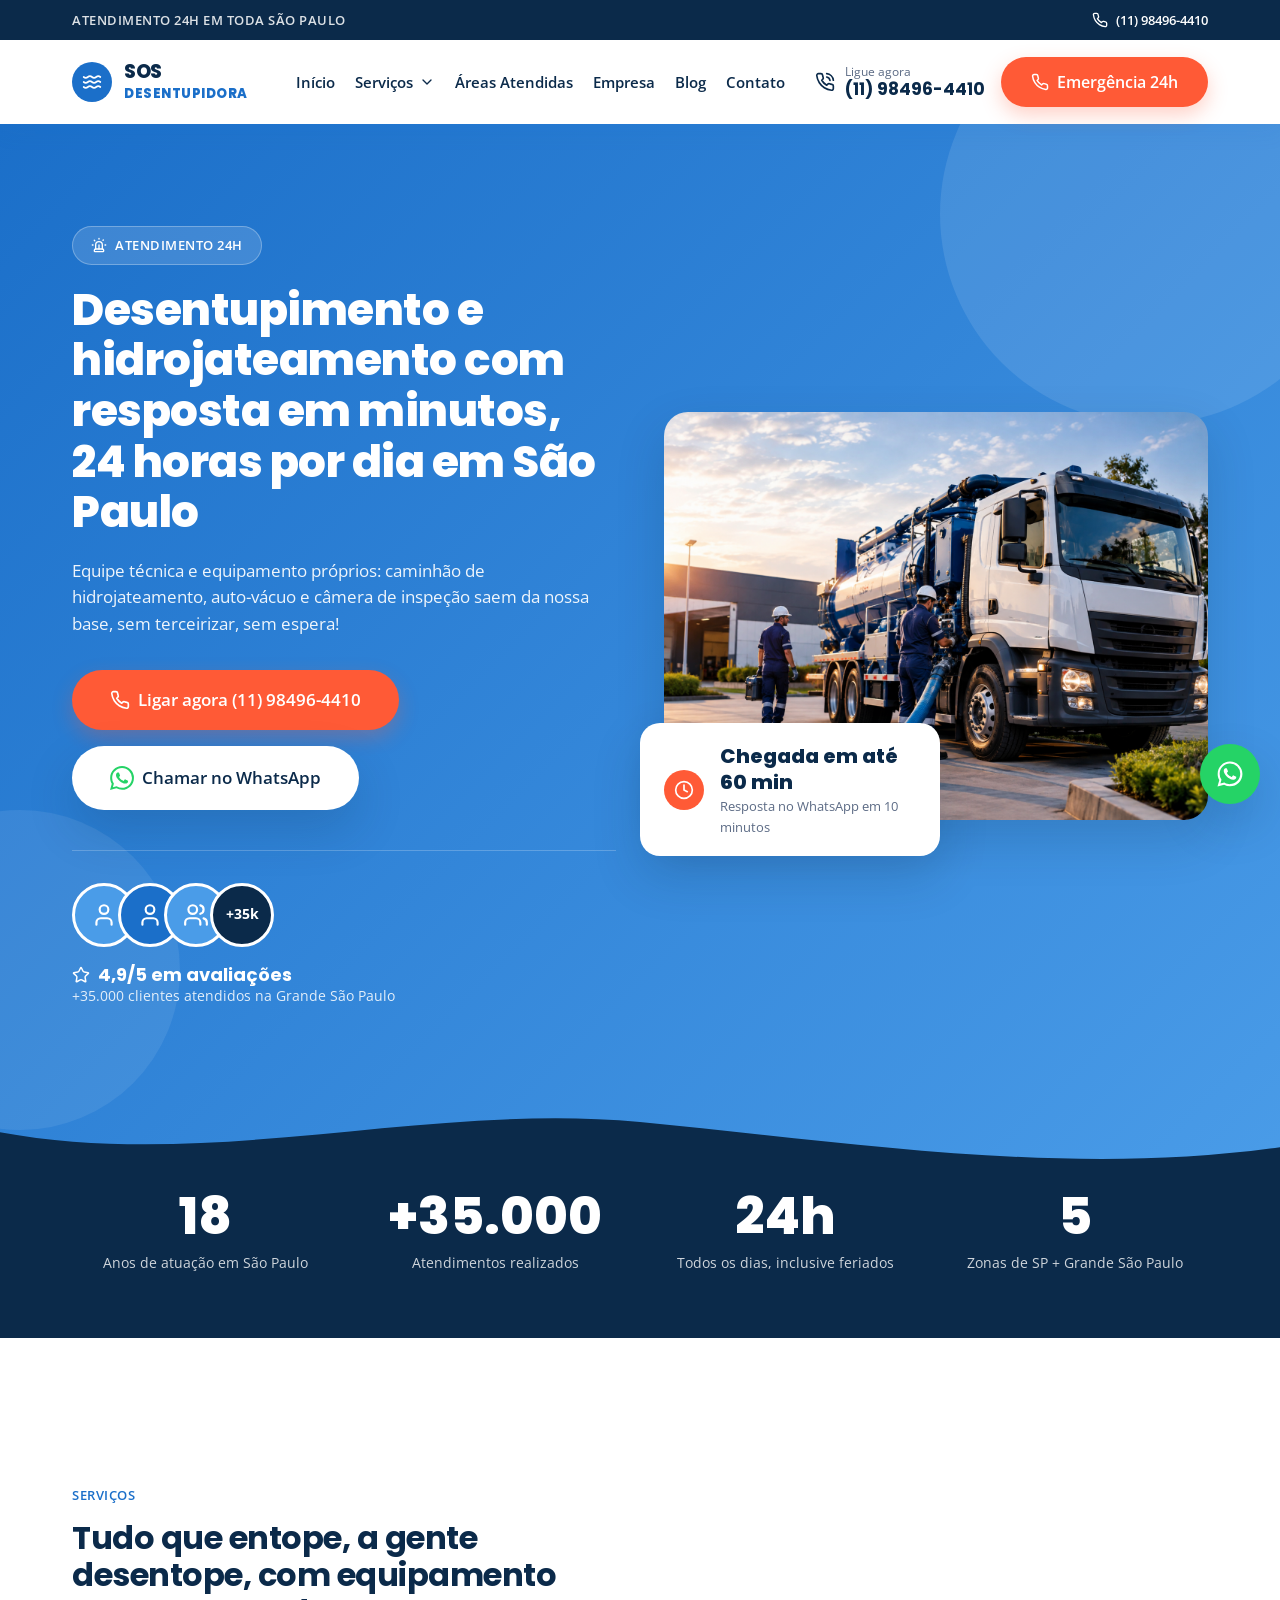
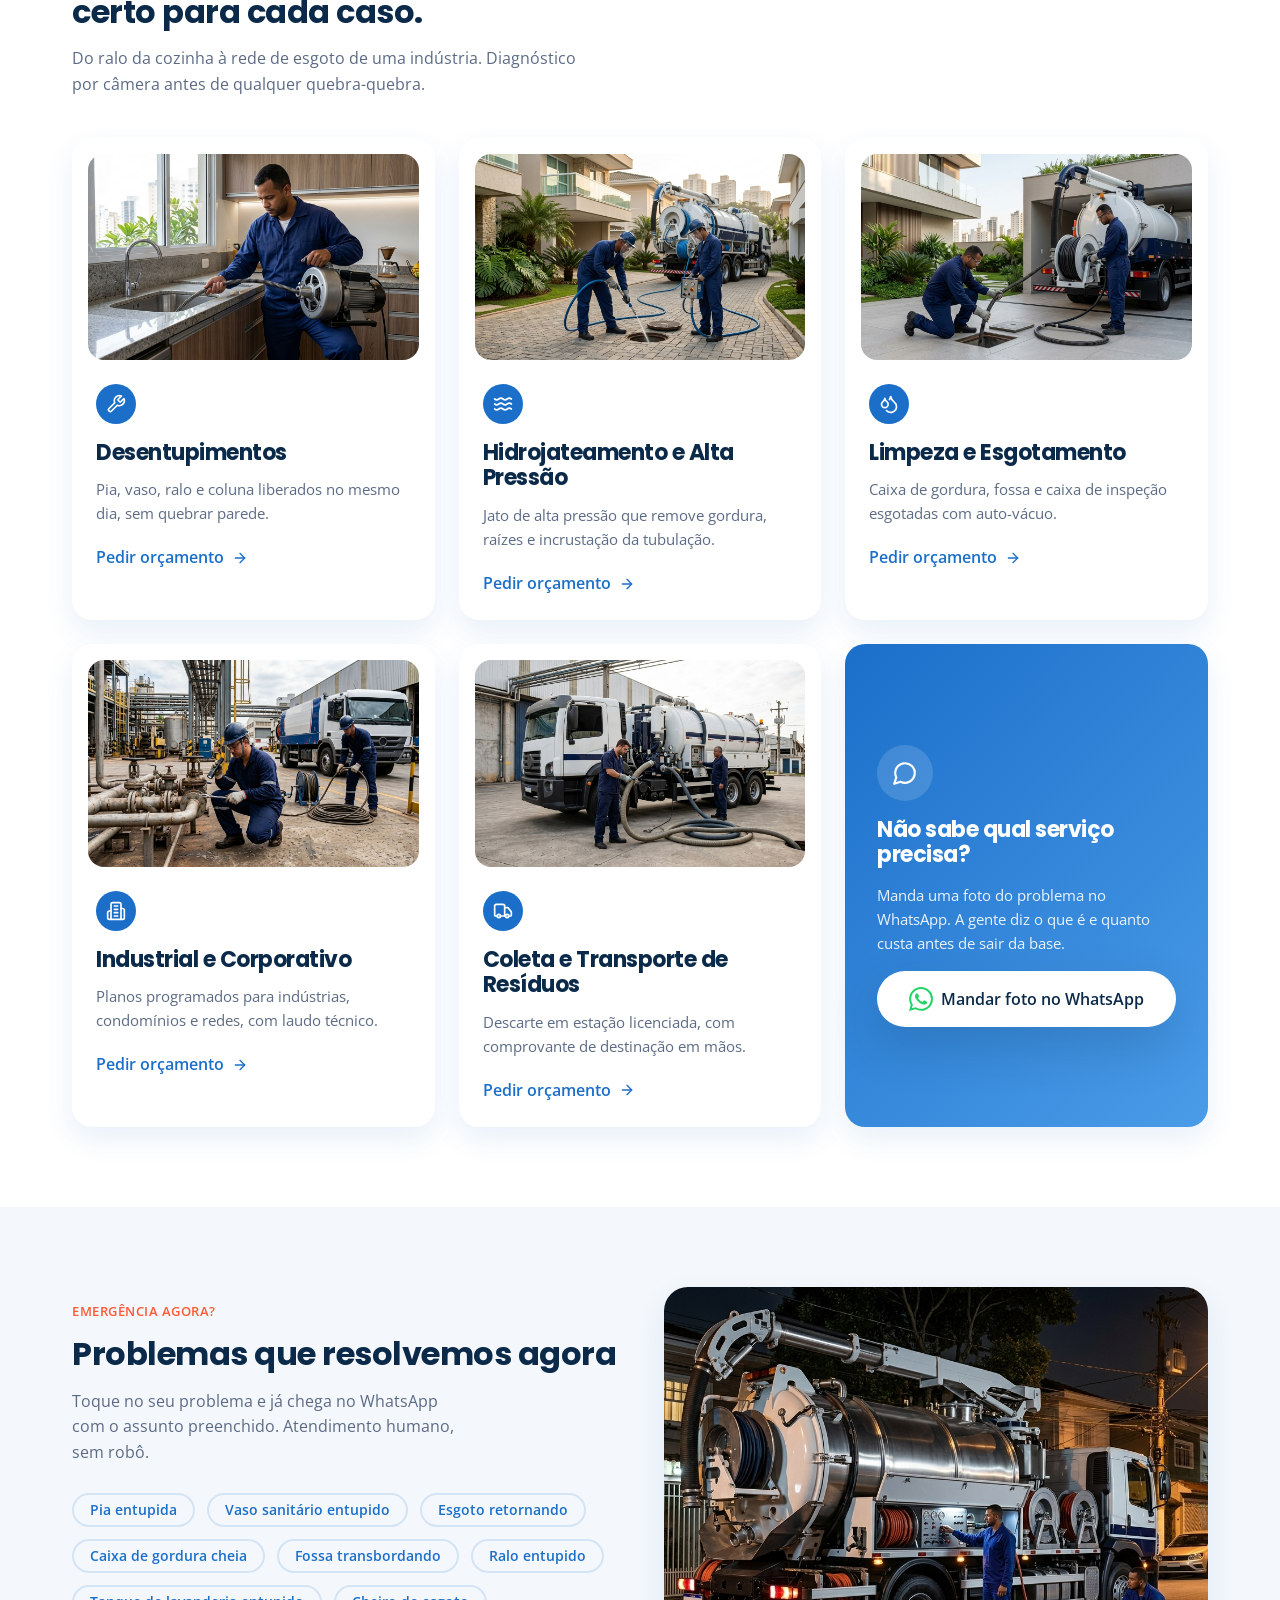
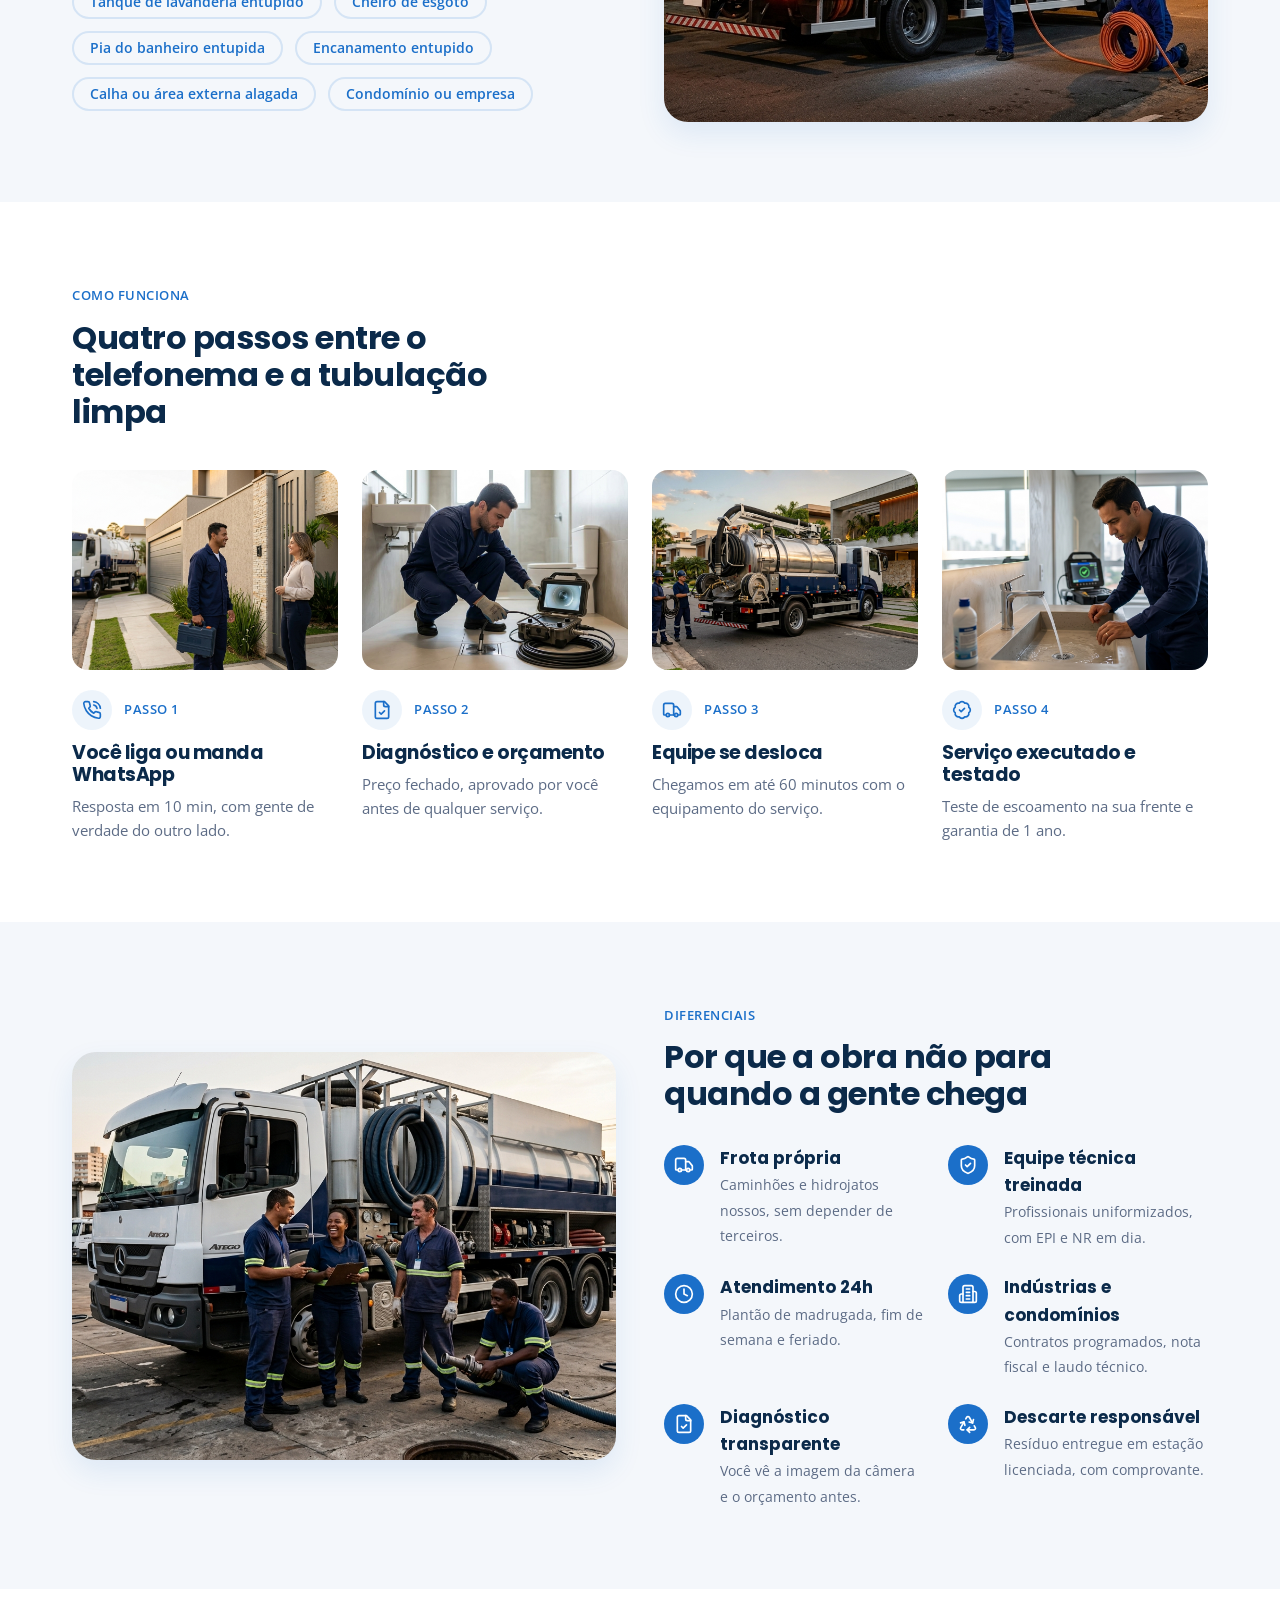
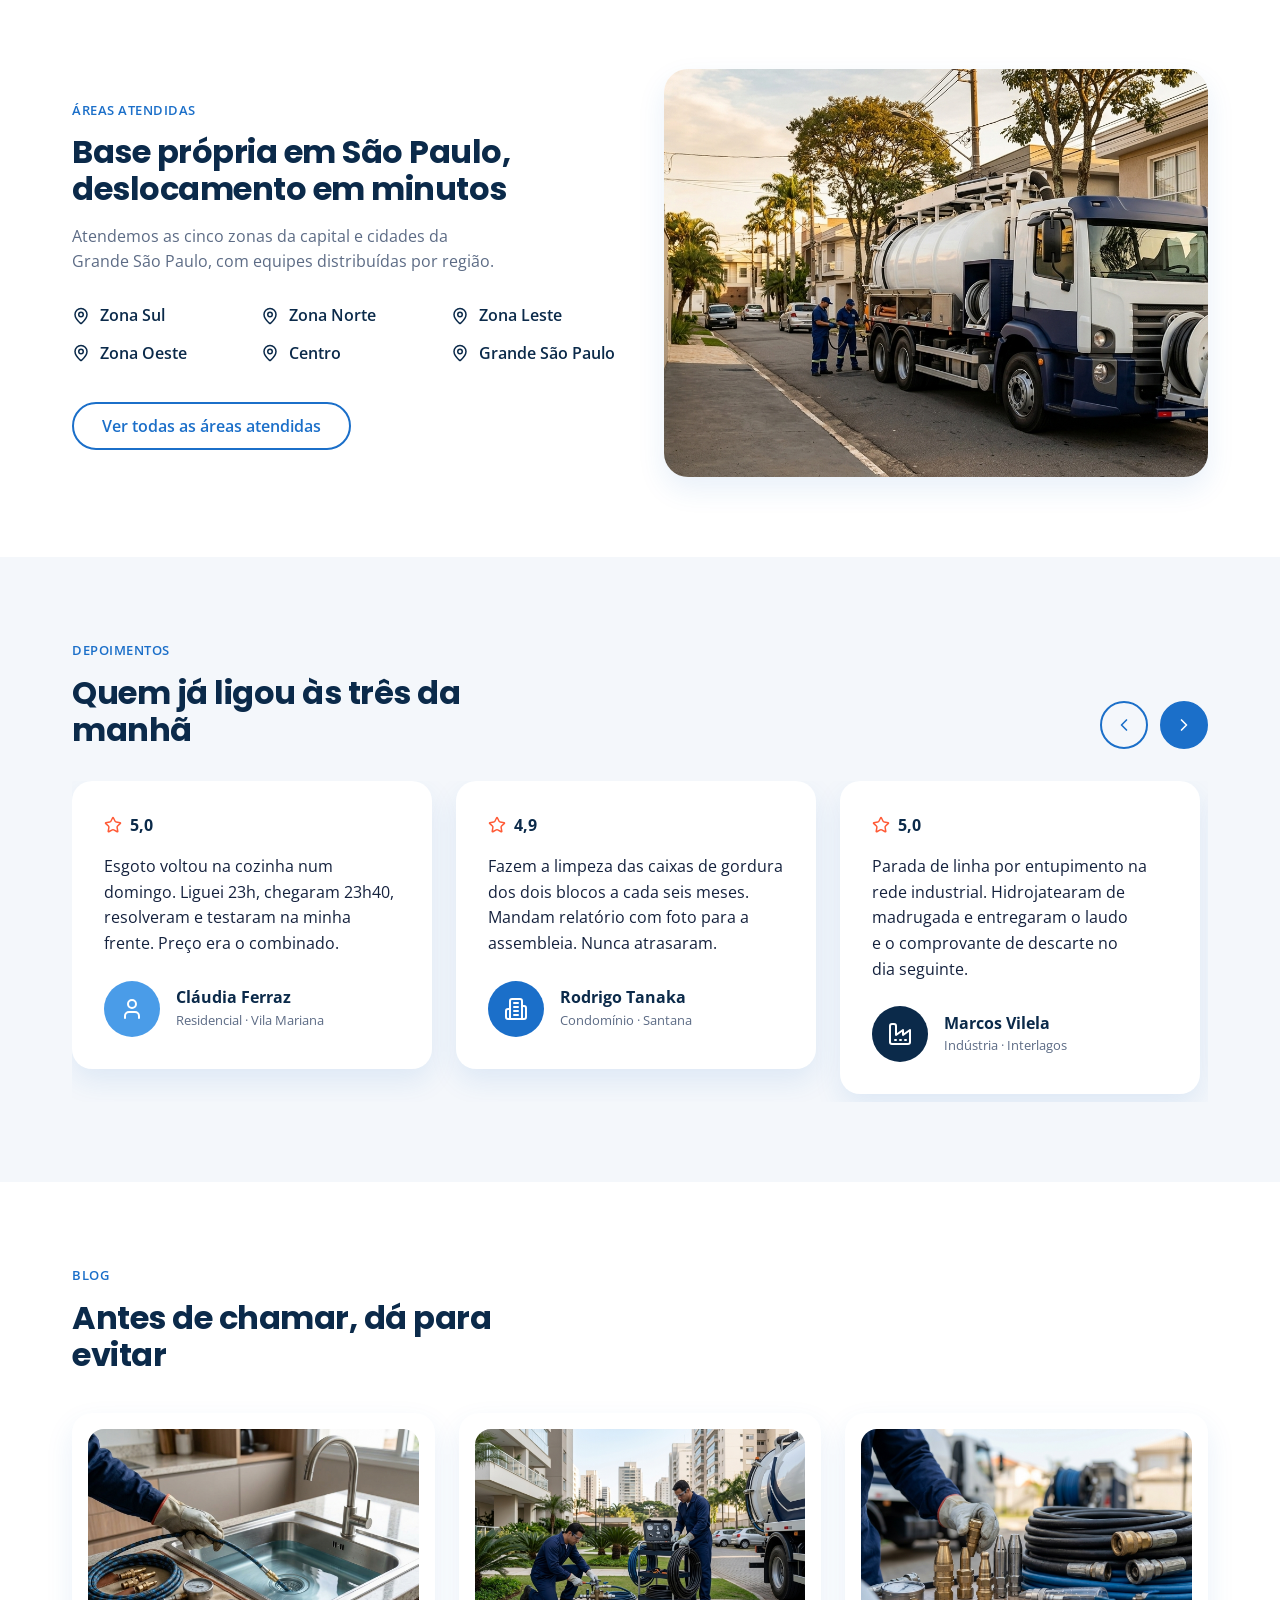
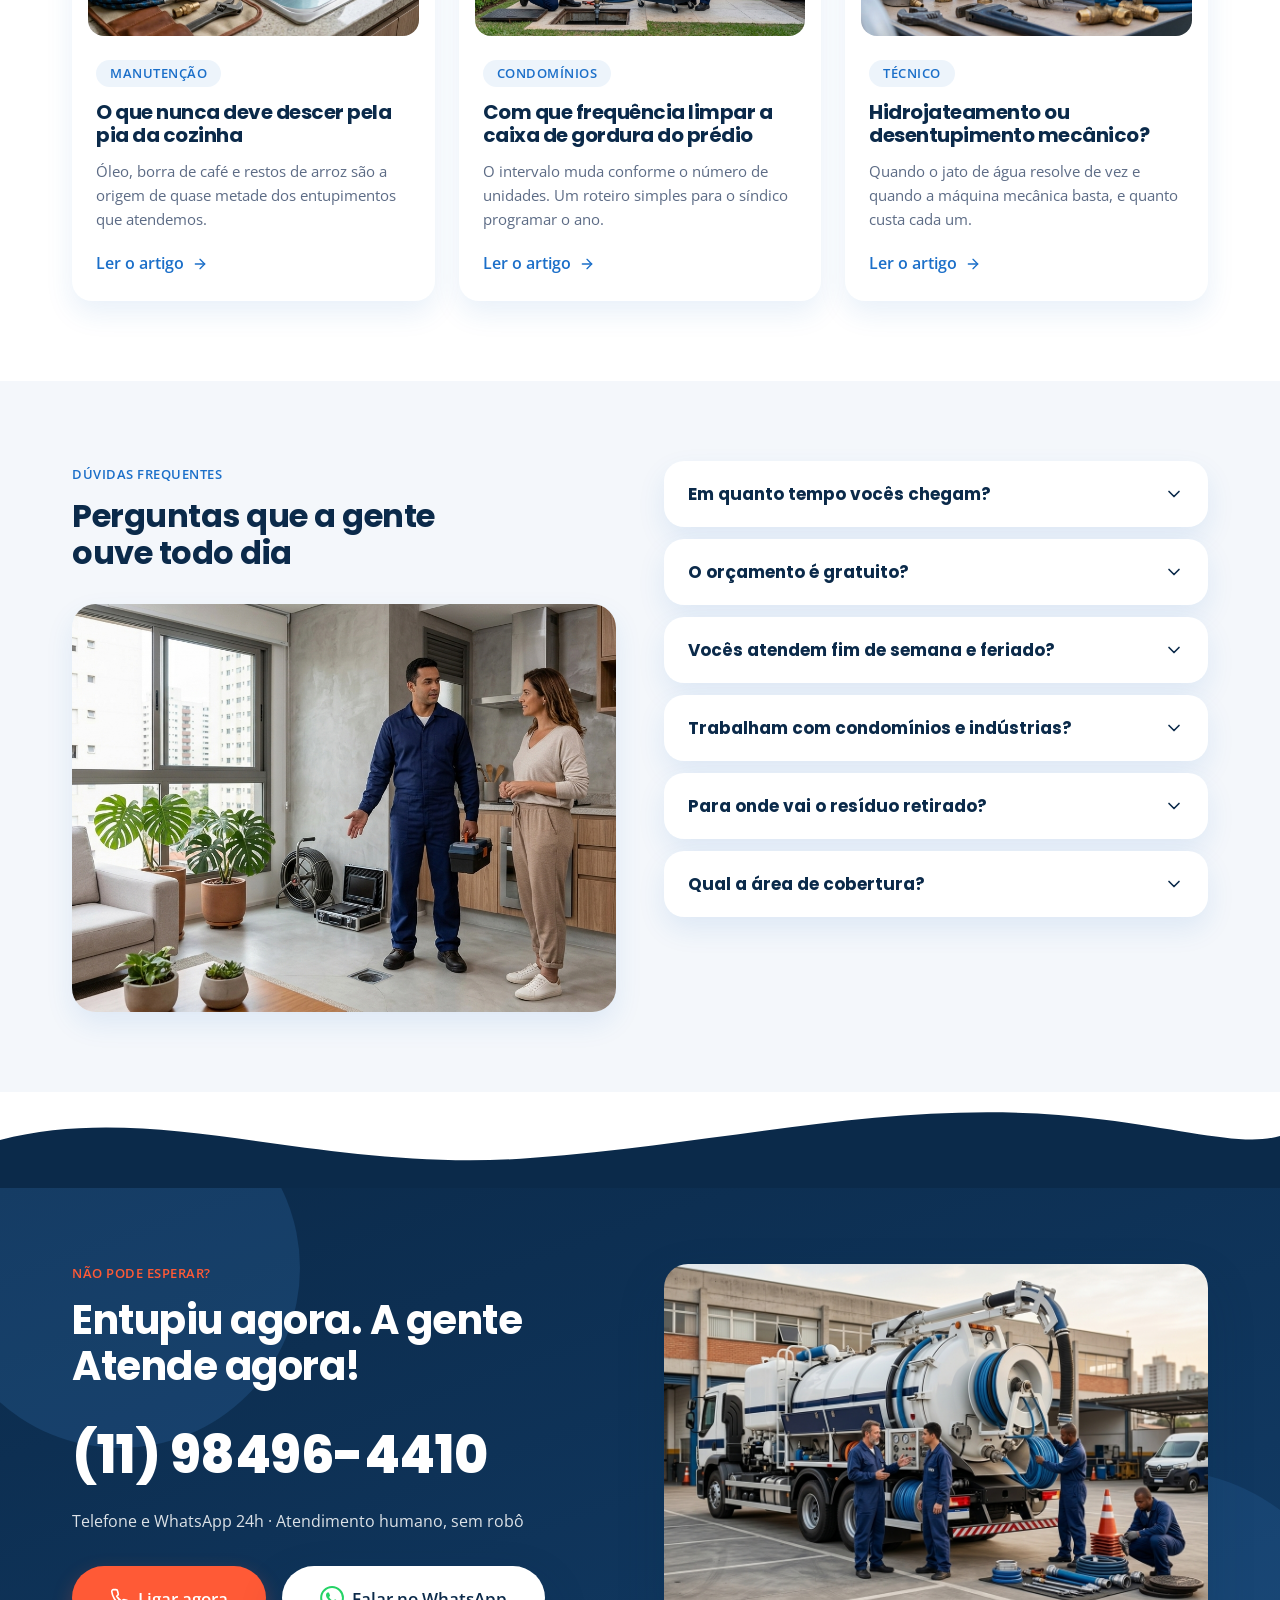
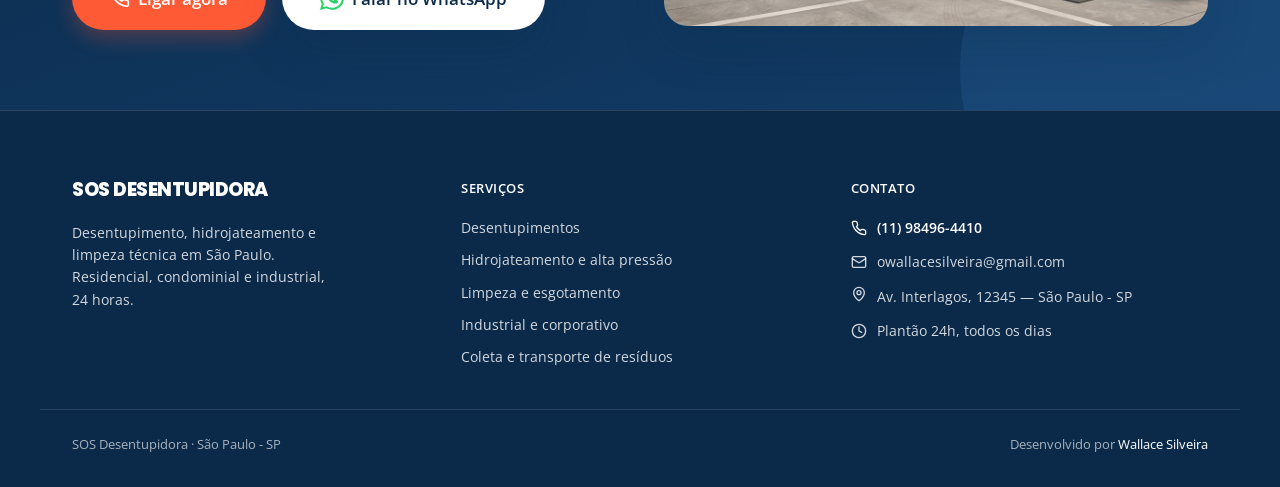
<file: index.html>
<!DOCTYPE html>
<html><head>


<title>SOS Desentupidora | Desentupimento 24h em São Paulo</title>
<meta name="description" content="Desentupimento e hidrojateamento com resposta em minutos, 24 horas por dia em São Paulo. Orçamento gratuito pelo WhatsApp.">
<link rel="icon" type="image/svg+xml" href="favicon.svg">
<link rel="stylesheet" href="css/style.css">
<meta charset="utf-8">
<meta name="viewport" content="width=device-width, initial-scale=1">


</head>
<body>
<div id="dc-root"><div class="sc-host" data-sc-name="index"><div style="font-family: var(--font-body); color: var(--text-body); background: var(--color-bg); overflow-x: hidden;">

  <header style="position: sticky; top: 0px; z-index: 60; background: rgb(255, 255, 255); box-shadow: rgba(27, 111, 201, 0.1) 0px 6px 22px;">
    
      <div style="background: var(--color-primary-dark); color: rgb(255, 255, 255);">
        <div class="azul-container m-topbar" style="display: flex; flex-wrap: wrap; gap: 8px 24px; align-items: center; justify-content: space-between; min-height: 40px; padding-top: 6px; padding-bottom: 6px;">
          <span class="azul-label" style="color: rgba(255, 255, 255, 0.86);">Atendimento 24h em toda São Paulo</span>
          <div style="display: flex; flex-wrap: wrap; gap: 8px 24px; align-items: center; font-size: 13px; color: rgba(255, 255, 255, 0.92);">
            <a href="tel:+5511984964410" style="color: rgb(255, 255, 255); display: inline-flex; align-items: center; gap: 8px; font-weight: 600;"><div class="sc-host-x" style="display: contents;"><span aria-hidden="true" style="display: inline-flex; width: 16px; height: 16px; color: currentcolor;"><svg xmlns="http://www.w3.org/2000/svg" width="16px" height="16px" viewBox="0 0 24 24" fill="none" stroke="CurrentColor" stroke-width="2" stroke-linecap="round" stroke-linejoin="round" data-lucide="phone" class="lucide lucide-phone"><path d="M22 16.92v3a2 2 0 0 1-2.18 2 19.79 19.79 0 0 1-8.63-3.07 19.5 19.5 0 0 1-6-6 19.79 19.79 0 0 1-3.07-8.67A2 2 0 0 1 4.11 2h3a2 2 0 0 1 2 1.72 12.84 12.84 0 0 0 .7 2.81 2 2 0 0 1-.45 2.11L8.09 9.91a16 16 0 0 0 6 6l1.27-1.27a2 2 0 0 1 2.11-.45 12.84 12.84 0 0 0 2.81.7A2 2 0 0 1 22 16.92z"></path></svg></span></div>(11) 98496-4410</a>
          </div>
        </div>
      </div>
    

    <div class="azul-container" style="display: flex; align-items: center; justify-content: space-between; gap: 24px; min-height: 84px;">
      <a href="#inicio" style="display: flex; align-items: center; gap: 12px; color: var(--color-primary-dark);">
        <div class="sc-host-x" style="display: contents;"><span style="display: inline-flex; align-items: center; justify-content: center; width: 40px; height: 40px; flex: 0 0 auto; border-radius: var(--radius-circle); transition: transform var(--duration-base) var(--ease-out); background: var(--color-primary); color: rgb(255, 255, 255);">
          <div class="sc-host-x" style="display: contents;"><span aria-hidden="true" style="display: inline-flex; width: 20px; height: 20px; color: currentcolor;"><svg xmlns="http://www.w3.org/2000/svg" width="20px" height="20px" viewBox="0 0 24 24" fill="none" stroke="CurrentColor" stroke-width="2" stroke-linecap="round" stroke-linejoin="round" data-lucide="waves" class="lucide lucide-waves"><path d="M2 6c.6.5 1.2 1 2.5 1C7 7 7 5 9.5 5c2.6 0 2.4 2 5 2 2.5 0 2.5-2 5-2 1.3 0 1.9.5 2.5 1"></path><path d="M2 12c.6.5 1.2 1 2.5 1 2.5 0 2.5-2 5-2 2.6 0 2.4 2 5 2 2.5 0 2.5-2 5-2 1.3 0 1.9.5 2.5 1"></path><path d="M2 18c.6.5 1.2 1 2.5 1 2.5 0 2.5-2 5-2 2.6 0 2.4 2 5 2 2.5 0 2.5-2 5-2 1.3 0 1.9.5 2.5 1"></path></svg></span></div>
        </span></div>
        <span style="font-family: var(--font-display); font-weight: 800; font-size: 19px; letter-spacing: -0.5px; text-transform: uppercase; line-height: 1.05;">SOS<br><span style="font-size: 13px; letter-spacing: 0.5px; color: var(--color-primary);">Desentupidora</span></span>
      </a>

      

      
        <div id="desktop-nav-wrap">
        <nav style="display: flex; align-items: center; gap: 28px; font-size: 15px; font-weight: 600; color: var(--color-primary-dark);">
          <a href="#inicio" style="color: var(--color-primary-dark);">Início</a>
          <span class="has-dropdown" style="position: relative; display: inline-flex; align-items: center; gap: 6px; cursor: pointer; padding: 12px 0px;">
            <a href="#servicos" style="color: var(--color-primary-dark);">Serviços</a>
            <span aria-hidden="true" style="display: inline-flex; width: 16px; height: 16px; color: currentcolor;"><svg xmlns="http://www.w3.org/2000/svg" width="16px" height="16px" viewBox="0 0 24 24" fill="none" stroke="CurrentColor" stroke-width="2" stroke-linecap="round" stroke-linejoin="round"><path d="m6 9 6 6 6-6"></path></svg></span>
            <span class="dropdown-panel" style="position: absolute; top: 100%; left: -16px; width: 280px; background: rgb(255, 255, 255); border-radius: 20px; box-shadow: var(--shadow-card-hover); padding: 16px; flex-direction: column; gap: 4px; font-weight: 400;">
              <a href="#servicos" style="padding: 10px 12px; border-radius: 12px;">Desentupimentos</a>
              <a href="#servicos" style="padding: 10px 12px; border-radius: 12px;">Hidrojateamento e alta pressão</a>
              <a href="#servicos" style="padding: 10px 12px; border-radius: 12px;">Limpeza e esgotamento</a>
              <a href="#servicos" style="padding: 10px 12px; border-radius: 12px;">Industrial e corporativo</a>
              <a href="#servicos" style="padding: 10px 12px; border-radius: 12px;">Coleta e transporte de resíduos</a>
            </span>
          </span>
          <a href="#areas" style="color: var(--color-primary-dark);">Áreas Atendidas</a>
          <a href="#empresa" style="color: var(--color-primary-dark);">Empresa</a>
          <a href="#blog" style="color: var(--color-primary-dark);">Blog</a>
          <a href="#contato" style="color: var(--color-primary-dark);">Contato</a>
        </nav>
        <div style="display: flex; align-items: center; gap: 16px;">
          <a href="tel:+5511984964410" style="display: flex; align-items: center; gap: 10px; color: var(--color-primary-dark);">
            <span aria-hidden="true" style="display: inline-flex; width: 20px; height: 20px; color: currentcolor;"><svg xmlns="http://www.w3.org/2000/svg" width="20px" height="20px" viewBox="0 0 24 24" fill="none" stroke="CurrentColor" stroke-width="2" stroke-linecap="round" stroke-linejoin="round"><path d="M22 16.92v3a2 2 0 0 1-2.18 2 19.79 19.79 0 0 1-8.63-3.07 19.5 19.5 0 0 1-6-6 19.79 19.79 0 0 1-3.07-8.67A2 2 0 0 1 4.11 2h3a2 2 0 0 1 2 1.72 12.84 12.84 0 0 0 .7 2.81 2 2 0 0 1-.45 2.11L8.09 9.91a16 16 0 0 0 6 6l1.27-1.27a2 2 0 0 1 2.11-.45 12.84 12.84 0 0 0 2.81.7A2 2 0 0 1 22 16.92z"></path><path d="M14.05 2a9 9 0 0 1 8 7.94"></path><path d="M14.05 6A5 5 0 0 1 18 10"></path></svg></span>
            <span style="line-height: 1.2;"><span style="display: block; font-size: 12px; color: var(--text-secondary);">Ligue agora</span><span style="font-family: var(--font-display); font-weight: 700; font-size: 17px;">(11) 98496-4410</span></span>
          </a>
          <a href="tel:+5511984964410" style="display: inline-flex; align-items: center; justify-content: center; gap: 8px; font-family: var(--font-body); font-weight: 600; line-height: 1; text-decoration: none; border-radius: var(--radius-pill); cursor: pointer; padding: 14px 28px; font-size: 16px; background: var(--color-accent); color: rgb(255, 255, 255); border: 2px solid transparent; box-shadow: var(--shadow-button);"><svg aria-hidden="true" xmlns="http://www.w3.org/2000/svg" viewBox="0 0 24 24" width="18" height="18" fill="none" stroke="currentColor" stroke-width="2" stroke-linecap="round" stroke-linejoin="round" style="flex: 0 0 auto;"><path d="M22 16.92v3a2 2 0 0 1-2.18 2 19.79 19.79 0 0 1-8.63-3.07 19.5 19.5 0 0 1-6-6 19.79 19.79 0 0 1-3.07-8.67A2 2 0 0 1 4.11 2h3a2 2 0 0 1 2 1.72c.127.96.361 1.903.7 2.81a2 2 0 0 1-.45 2.11L8.09 9.91a16 16 0 0 0 6 6l1.27-1.27a2 2 0 0 1 2.11-.45c.907.339 1.85.573 2.81.7A2 2 0 0 1 22 16.92z"/></svg><span>Emergência 24h</span></a>
        </div>
      </div>
          <div class="mobile-only m-headbtns" style="display: flex; align-items: center; gap: 12px;">
          <div class="sc-host-x" style="display: contents;"><a href="tel:+5511984964410" style="display: inline-flex; align-items: center; justify-content: center; gap: var(--space-1); font-family: var(--font-body); font-weight: var(--weight-semibold); line-height: 1; text-decoration: none; border-radius: var(--radius-pill); cursor: pointer; opacity: 1; transition: background var(--duration-fast) var(--ease-out), box-shadow var(--duration-base) var(--ease-out), transform var(--duration-base) var(--ease-out), color var(--duration-fast) var(--ease-out); transform: none; padding: 10px 20px; font-size: 14px; background: var(--color-accent); color: rgb(255, 255, 255); border: 2px solid transparent; box-shadow: var(--shadow-button);"><svg aria-hidden="true" xmlns="http://www.w3.org/2000/svg" viewBox="0 0 24 24" width="18" height="18" fill="none" stroke="currentColor" stroke-width="2" stroke-linecap="round" stroke-linejoin="round" style="flex: 0 0 auto;"><path d="M22 16.92v3a2 2 0 0 1-2.18 2 19.79 19.79 0 0 1-8.63-3.07 19.5 19.5 0 0 1-6-6 19.79 19.79 0 0 1-3.07-8.67A2 2 0 0 1 4.11 2h3a2 2 0 0 1 2 1.72c.127.96.361 1.903.7 2.81a2 2 0 0 1-.45 2.11L8.09 9.91a16 16 0 0 0 6 6l1.27-1.27a2 2 0 0 1 2.11-.45c.907.339 1.85.573 2.81.7A2 2 0 0 1 22 16.92z"/></svg><span>Emergência 24h</span></a></div>
          <button type="button" id="mobile-menu-btn" class="mobile-only" aria-label="Abrir menu" aria-expanded="false" aria-controls="mobile-nav" style="width: 48px; height: 48px; border-radius: 999px; border: 2px solid var(--color-border); background: rgb(255, 255, 255); color: var(--color-primary); display: inline-flex; align-items: center; justify-content: center; cursor: pointer;">
            <div class="sc-host-x" style="display: contents;"><span aria-hidden="true" style="display: inline-flex; width: 22px; height: 22px; color: currentcolor;"><svg xmlns="http://www.w3.org/2000/svg" width="22px" height="22px" viewBox="0 0 24 24" fill="none" stroke="CurrentColor" stroke-width="2" stroke-linecap="round" stroke-linejoin="round" data-lucide="menu" class="lucide lucide-menu"><line x1="4" x2="20" y1="12" y2="12"></line><line x1="4" x2="20" y1="6" y2="6"></line><line x1="4" x2="20" y1="18" y2="18"></line></svg></span></div>
          </button>
        </div>
      
    </div>

    
  <nav id="mobile-nav" hidden style="border-top: 1px solid var(--color-border); background: rgb(255, 255, 255); padding: 16px 24px 24px; display: flex; flex-direction: column; gap: 4px; font-size: 16px; font-weight: 600;">
        <a href="#inicio" style="padding: 14px 8px; border-bottom: 1px solid var(--color-border); color: var(--color-primary-dark);">Início</a>
        <a href="#servicos" style="padding: 14px 8px; border-bottom: 1px solid var(--color-border); color: var(--color-primary-dark);">Serviços</a>
        <a href="#areas" style="padding: 14px 8px; border-bottom: 1px solid var(--color-border); color: var(--color-primary-dark);">Áreas Atendidas</a>
        <a href="#empresa" style="padding: 14px 8px; border-bottom: 1px solid var(--color-border); color: var(--color-primary-dark);">Empresa</a>
        <a href="#blog" style="padding: 14px 8px; border-bottom: 1px solid var(--color-border); color: var(--color-primary-dark);">Blog</a>
        <a href="#contato" style="padding: 14px 8px; color: var(--color-primary-dark);">Contato</a>
      </nav>
  </header>

  <section id="inicio" style="position: relative; background: var(--gradient-brand); color: rgb(255, 255, 255); padding: clamp(56px, 8vw, 112px) 0px 0px; overflow: hidden;">
    <span aria-hidden="true" style="position: absolute; top: -120px; right: -80px; width: 420px; height: 420px; border-radius: 50%; background: rgba(255, 255, 255, 0.1);"></span>
    <span aria-hidden="true" style="position: absolute; bottom: 60px; left: -140px; width: 320px; height: 320px; border-radius: 50%; background: rgba(255, 255, 255, 0.08);"></span>

    <div class="azul-container" style="position: relative; display: grid; gap: clamp(32px, 5vw, 48px); grid-template-columns: repeat(auto-fit, minmax(min(100%, 400px), 1fr)); align-items: center; padding-bottom: clamp(56px, 8vw, 96px);">
      <div data-reveal="1" data-revealed="" style="animation: azul-fade-up var(--duration-slow) var(--ease-out) 0ms both;">
        <span style="display: inline-flex; align-items: center; gap: 8px; padding: 8px 18px; border-radius: 999px; background: rgba(255, 255, 255, 0.14); border: 1px solid rgba(255, 255, 255, 0.28); font-size: 13px; font-weight: 600; letter-spacing: 0.5px; text-transform: uppercase;">
          <div class="sc-host-x" style="display: contents;"><span aria-hidden="true" style="display: inline-flex; width: 16px; height: 16px; color: currentcolor;"><svg xmlns="http://www.w3.org/2000/svg" width="16px" height="16px" viewBox="0 0 24 24" fill="none" stroke="CurrentColor" stroke-width="2" stroke-linecap="round" stroke-linejoin="round" data-lucide="siren" class="lucide lucide-siren"><path d="M7 18v-6a5 5 0 1 1 10 0v6"></path><path d="M5 21a1 1 0 0 0 1 1h12a1 1 0 0 0 1-1v-1a2 2 0 0 0-2-2H7a2 2 0 0 0-2 2z"></path><path d="M21 12h1"></path><path d="M18.5 4.5 18 5"></path><path d="M2 12h1"></path><path d="M12 2v1"></path><path d="m4.929 4.929.707.707"></path><path d="M12 12v6"></path></svg></span></div>
          Atendimento 24h
        </span>
        <h1 style="margin: 20px 0px 0px; color: rgb(255, 255, 255); font-size: clamp(30px, 3.6vw, 44px); max-width: 20ch; line-height: 1.15;">Desentupimento e hidrojateamento com resposta em minutos, 24 horas por dia em São Paulo</h1>
        <p style="margin-top: 20px; max-width: 52ch; font-size: clamp(15px, 1.3vw, 17px); color: rgba(255, 255, 255, 0.92);">Equipe técnica e equipamento próprios: caminhão de hidrojateamento, auto-vácuo e câmera de inspeção saem da nossa base, sem terceirizar, sem espera!</p>

        <div class="m-herobtns" style="display: flex; flex-wrap: wrap; gap: 16px; margin-top: 32px;">
          <div class="sc-host-x" style="display: contents;"><a href="tel:+5511984964410" style="display: inline-flex; align-items: center; justify-content: center; gap: var(--space-1); font-family: var(--font-body); font-weight: var(--weight-semibold); line-height: 1; text-decoration: none; border-radius: var(--radius-pill); cursor: pointer; opacity: 1; transition: background var(--duration-fast) var(--ease-out), box-shadow var(--duration-base) var(--ease-out), transform var(--duration-base) var(--ease-out), color var(--duration-fast) var(--ease-out); transform: none; padding: 18px 36px; font-size: 17px; background: var(--color-accent); color: rgb(255, 255, 255); border: 2px solid transparent; box-shadow: var(--shadow-button);"><svg aria-hidden="true" xmlns="http://www.w3.org/2000/svg" viewBox="0 0 24 24" width="20" height="20" fill="none" stroke="currentColor" stroke-width="2" stroke-linecap="round" stroke-linejoin="round" style="flex: 0 0 auto;"><path d="M22 16.92v3a2 2 0 0 1-2.18 2 19.79 19.79 0 0 1-8.63-3.07 19.5 19.5 0 0 1-6-6 19.79 19.79 0 0 1-3.07-8.67A2 2 0 0 1 4.11 2h3a2 2 0 0 1 2 1.72c.127.96.361 1.903.7 2.81a2 2 0 0 1-.45 2.11L8.09 9.91a16 16 0 0 0 6 6l1.27-1.27a2 2 0 0 1 2.11-.45c.907.339 1.85.573 2.81.7A2 2 0 0 1 22 16.92z"/></svg><span>Ligar agora (11) 98496-4410</span></a></div>
          <div class="sc-host-x" style="display: contents;"><a href="https://wa.me/5511984964410?text=Ol%C3%A1!%20Preciso%20de%20um%20desentupimento%20urgente.%20Podem%20me%20atender%20hoje%3F" style="display: inline-flex; align-items: center; justify-content: center; gap: var(--space-1); font-family: var(--font-body); font-weight: var(--weight-semibold); line-height: 1; text-decoration: none; border-radius: var(--radius-pill); cursor: pointer; opacity: 1; transition: background var(--duration-fast) var(--ease-out), box-shadow var(--duration-base) var(--ease-out), transform var(--duration-base) var(--ease-out), color var(--duration-fast) var(--ease-out); transform: none; padding: 18px 36px; font-size: 17px; background: rgb(255, 255, 255); color: var(--color-primary-dark); border: 2px solid transparent; box-shadow: var(--shadow-float);"><svg aria-hidden="true" viewBox="0 0 24 24" width="24" height="24" fill="#25D366" style="flex: 0 0 auto;"><path d="M17.472 14.382c-.297-.149-1.758-.867-2.03-.967-.273-.099-.471-.148-.67.15-.197.297-.767.966-.94 1.164-.173.199-.347.223-.644.075-.297-.15-1.255-.463-2.39-1.475-.883-.788-1.48-1.761-1.653-2.059-.173-.297-.018-.458.13-.606.134-.133.298-.347.446-.52.149-.174.198-.298.298-.497.099-.198.05-.371-.025-.52-.075-.149-.669-1.612-.916-2.207-.242-.579-.487-.5-.669-.51-.173-.008-.371-.01-.57-.01-.198 0-.52.074-.792.372-.272.297-1.04 1.016-1.04 2.479 0 1.462 1.065 2.875 1.213 3.074.149.198 2.096 3.2 5.077 4.487.709.306 1.262.489 1.694.625.712.227 1.36.195 1.871.118.571-.085 1.758-.719 2.006-1.413.248-.694.248-1.289.173-1.413-.074-.124-.272-.198-.57-.347m-5.421 7.403h-.004a9.87 9.87 0 0 1-5.031-1.378l-.361-.214-3.741.982.998-3.648-.235-.374a9.86 9.86 0 0 1-1.51-5.26c.001-5.45 4.436-9.884 9.888-9.884 2.64 0 5.122 1.03 6.988 2.898a9.825 9.825 0 0 1 2.893 6.994c-.003 5.45-4.437 9.884-9.885 9.884m8.413-18.297A11.815 11.815 0 0 0 12.05 0C5.495 0 .16 5.335.157 11.892c0 2.096.547 4.142 1.588 5.945L.057 24l6.305-1.654a11.882 11.882 0 0 0 5.683 1.448h.005c6.554 0 11.89-5.335 11.893-11.893a11.821 11.821 0 0 0-3.48-8.413z"/></svg><span>Chamar no WhatsApp</span></a></div>
        </div>

        <div style="display: flex; flex-wrap: wrap; align-items: center; gap: 16px 24px; margin-top: 40px; padding-top: 32px; border-top: 1px solid rgba(255, 255, 255, 0.22);">
          <div style="display: flex; align-items: center;">
            <span style="width: 64px; height: 64px; border-radius: 50%; border: 3px solid rgb(255, 255, 255); background: var(--color-secondary); color: rgb(255, 255, 255); display: inline-flex; align-items: center; justify-content: center;"><div class="sc-host-x" style="display: contents;"><span aria-hidden="true" style="display: inline-flex; width: 26px; height: 26px; color: currentcolor;"><svg xmlns="http://www.w3.org/2000/svg" width="26px" height="26px" viewBox="0 0 24 24" fill="none" stroke="CurrentColor" stroke-width="2" stroke-linecap="round" stroke-linejoin="round" data-lucide="user" class="lucide lucide-user"><path d="M19 21v-2a4 4 0 0 0-4-4H9a4 4 0 0 0-4 4v2"></path><circle cx="12" cy="7" r="4"></circle></svg></span></div></span>
            <span style="width: 64px; height: 64px; border-radius: 50%; border: 3px solid rgb(255, 255, 255); margin-left: -18px; background: var(--color-primary); color: rgb(255, 255, 255); display: inline-flex; align-items: center; justify-content: center;"><div class="sc-host-x" style="display: contents;"><span aria-hidden="true" style="display: inline-flex; width: 26px; height: 26px; color: currentcolor;"><svg xmlns="http://www.w3.org/2000/svg" width="26px" height="26px" viewBox="0 0 24 24" fill="none" stroke="CurrentColor" stroke-width="2" stroke-linecap="round" stroke-linejoin="round" data-lucide="user" class="lucide lucide-user"><path d="M19 21v-2a4 4 0 0 0-4-4H9a4 4 0 0 0-4 4v2"></path><circle cx="12" cy="7" r="4"></circle></svg></span></div></span>
            <span style="width: 64px; height: 64px; border-radius: 50%; border: 3px solid rgb(255, 255, 255); margin-left: -18px; background: var(--color-secondary); color: rgb(255, 255, 255); display: inline-flex; align-items: center; justify-content: center;"><div class="sc-host-x" style="display: contents;"><span aria-hidden="true" style="display: inline-flex; width: 26px; height: 26px; color: currentcolor;"><svg xmlns="http://www.w3.org/2000/svg" width="26px" height="26px" viewBox="0 0 24 24" fill="none" stroke="CurrentColor" stroke-width="2" stroke-linecap="round" stroke-linejoin="round" data-lucide="users" class="lucide lucide-users"><path d="M16 21v-2a4 4 0 0 0-4-4H6a4 4 0 0 0-4 4v2"></path><circle cx="9" cy="7" r="4"></circle><path d="M22 21v-2a4 4 0 0 0-3-3.87"></path><path d="M16 3.13a4 4 0 0 1 0 7.75"></path></svg></span></div></span>
            <span style="width: 64px; height: 64px; border-radius: 50%; margin-left: -18px; background: var(--color-primary-dark); color: rgb(255, 255, 255); font-weight: 700; font-size: 14px; display: inline-flex; align-items: center; justify-content: center; border: 3px solid rgb(255, 255, 255);">+35k</span>
          </div>
          <div style="line-height: 1.35;">
            <div style="display: flex; align-items: center; gap: 8px; font-family: var(--font-display); font-weight: 700; font-size: 18px;">
              <div class="sc-host-x" style="display: contents;"><span aria-hidden="true" style="display: inline-flex; width: 18px; height: 18px; color: currentcolor;"><svg xmlns="http://www.w3.org/2000/svg" width="18px" height="18px" viewBox="0 0 24 24" fill="none" stroke="CurrentColor" stroke-width="2" stroke-linecap="round" stroke-linejoin="round" data-lucide="star" class="lucide lucide-star"><path d="M11.525 2.295a.53.53 0 0 1 .95 0l2.31 4.679a2.123 2.123 0 0 0 1.595 1.16l5.166.756a.53.53 0 0 1 .294.904l-3.736 3.638a2.123 2.123 0 0 0-.611 1.878l.882 5.14a.53.53 0 0 1-.771.56l-4.618-2.428a2.122 2.122 0 0 0-1.973 0L6.396 21.01a.53.53 0 0 1-.77-.56l.881-5.139a2.122 2.122 0 0 0-.611-1.879L2.16 9.795a.53.53 0 0 1 .294-.906l5.165-.755a2.122 2.122 0 0 0 1.597-1.16z"></path></svg></span></div>
              4,9/5 em avaliações
            </div>
            <div style="font-size: 14px; color: rgba(255, 255, 255, 0.86);">+35.000 clientes atendidos na Grande São Paulo</div>
          </div>
        </div>
      </div>

      <div data-reveal="1" data-reveal-delay="140" data-revealed="" style="position: relative; opacity: 1;">
        <div style="position: relative; width: 100%; aspect-ratio: 4 / 3; border-radius: 24px; overflow: hidden; box-shadow: var(--shadow-float);">
          <img src="SOS fotos/home.png" alt="Equipe uniformizada operando o caminhão de hidrojateamento e auto-vácuo" width="1448" height="1086" style="display: block; width: 100%; height: 100%; object-fit: cover; object-position: center;">
        </div>
        <div style="position: absolute; left: clamp(-24px, -2vw, 0px); bottom: -36px; background: rgb(255, 255, 255); color: var(--text-body); border-radius: 20px; padding: 20px 24px; box-shadow: var(--shadow-float); display: flex; align-items: center; gap: 16px; max-width: 300px;">
          <div class="sc-host-x" style="display: contents;"><span style="display: inline-flex; align-items: center; justify-content: center; width: 40px; height: 40px; flex: 0 0 auto; border-radius: var(--radius-circle); transition: transform var(--duration-base) var(--ease-out); background: var(--color-accent); color: rgb(255, 255, 255);">
            <div class="sc-host-x" style="display: contents;"><span aria-hidden="true" style="display: inline-flex; width: 20px; height: 20px; color: currentcolor;"><svg xmlns="http://www.w3.org/2000/svg" width="20px" height="20px" viewBox="0 0 24 24" fill="none" stroke="CurrentColor" stroke-width="2" stroke-linecap="round" stroke-linejoin="round" data-lucide="clock" class="lucide lucide-clock"><circle cx="12" cy="12" r="10"></circle><polyline points="12 6 12 12 16 14"></polyline></svg></span></div>
          </span></div>
          <span style="line-height: 1.3;"><span style="display: block; font-family: var(--font-display); font-weight: 800; font-size: 20px; color: var(--color-primary-dark);">Chegada em até 60 min</span><span style="font-size: 13px; color: var(--text-secondary);">Resposta no WhatsApp em 10 minutos</span></span>
        </div>
      </div>
    </div>

    <div class="sc-host-x" style="display: contents;"><div aria-hidden="true" style="display: block; line-height: 0; transform: none;"><svg viewBox="0 0 1440 140" preserveAspectRatio="none" style="display: block; width: 100%; height: 88px;"><path d="M0,48 C240,110 480,0 720,32 C960,64 1200,120 1440,72 L1440,140 L0,140 Z" fill="#0B2A4A"></path></svg></div></div>
  </section>

  <section style="background: var(--color-primary-dark); color: rgb(255, 255, 255); padding: 0px 0px clamp(40px, 6vw, 64px);">
    <div class="azul-container" style="display: grid; gap: 24px; grid-template-columns: repeat(auto-fit, minmax(min(100%, 170px), 1fr));">
      <div data-reveal="1" data-revealed="" style="text-align: center; opacity: 1;">
        <div data-count="18" style="font-family: var(--font-display); font-weight: 800; font-size: clamp(38px, 4vw, 52px); line-height: 1.05;">18</div>
        <div style="font-size: 14px; color: rgba(255, 255, 255, 0.8); margin-top: 8px;">Anos de atuação em São Paulo</div>
      </div>
      <div data-reveal="1" data-reveal-delay="100" data-revealed="" style="text-align: center; opacity: 1;">
        <div data-count="35000" data-prefix="+" style="font-family: var(--font-display); font-weight: 800; font-size: clamp(38px, 4vw, 52px); line-height: 1.05;">+35.000</div>
        <div style="font-size: 14px; color: rgba(255, 255, 255, 0.8); margin-top: 8px;">Atendimentos realizados</div>
      </div>
      <div data-reveal="1" data-reveal-delay="200" data-revealed="" style="text-align: center; opacity: 1;">
        <div style="font-family: var(--font-display); font-weight: 800; font-size: clamp(38px, 4vw, 52px); line-height: 1.05;">24h</div>
        <div style="font-size: 14px; color: rgba(255, 255, 255, 0.8); margin-top: 8px;">Todos os dias, inclusive feriados</div>
      </div>
      <div data-reveal="1" data-reveal-delay="300" data-revealed="" style="text-align: center; opacity: 1;">
        <div style="font-family: var(--font-display); font-weight: 800; font-size: clamp(38px, 4vw, 52px); line-height: 1.05;">5</div>
        <div style="font-size: 14px; color: rgba(255, 255, 255, 0.8); margin-top: 8px;">Zonas de SP + Grande São Paulo</div>
      </div>
    </div>
  </section>
  <div class="sc-host-x" style="display: contents;"><div aria-hidden="true" style="display: block; line-height: 0; transform: none;"><svg viewBox="0 0 1440 140" preserveAspectRatio="none" style="display: block; width: 100%; height: 72px;"><path d="M0,96 C360,20 1080,20 1440,96 L1440,140 L0,140 Z" fill="#FFFFFF"></path></svg></div></div>

  <section id="servicos" style="background: rgb(255, 255, 255); padding: clamp(40px, 6vw, 72px) 0px clamp(48px, 7vw, 80px);">
    <div class="azul-container">
      <div data-reveal="1" data-revealed="" style="max-width: 62ch; opacity: 1;">
        <span class="azul-label" style="color: var(--color-primary);">Serviços</span>
        <h2 style="margin-top: 12px; color: var(--color-primary-dark);">Tudo que entope, a gente desentope, com equipamento certo para cada caso.</h2>
        <p style="margin-top: 16px; color: var(--text-secondary); max-width: 58ch;">Do ralo da cozinha à rede de esgoto de uma indústria. Diagnóstico por câmera antes de qualquer quebra-quebra.</p>
      </div>

      <div class="m-servicos" style="display: grid; gap: 24px; grid-template-columns: repeat(auto-fit, minmax(min(100%, 300px), 1fr)); margin-top: 40px;">
        <div class="sc-host-x" style="display: contents;"><div data-reveal="1" data-revealed="" style="border-radius: var(--radius-card); padding: var(--space-2); box-shadow: var(--shadow-card); transform: none; transition: transform var(--duration-base) var(--ease-out), box-shadow var(--duration-base) var(--ease-out); background: var(--surface-card); color: var(--text-body); opacity: 1;">
          <div style="border-radius: 16px; overflow: hidden; aspect-ratio: 16 / 10;"><img src="SOS%20fotos/2.jpeg" alt="técnico desentupindo pia com equipamento" loading="lazy" style="display: block; width: 100%; height: 100%; object-fit: cover;"></div>
          <div style="padding: 24px 8px 8px;">
            <div class="sc-host-x" style="display: contents;"><span style="display: inline-flex; align-items: center; justify-content: center; width: 40px; height: 40px; flex: 0 0 auto; border-radius: var(--radius-circle); transition: transform var(--duration-base) var(--ease-out); background: var(--color-primary); color: rgb(255, 255, 255);">
              <div class="sc-host-x" style="display: contents;"><span aria-hidden="true" style="display: inline-flex; width: 20px; height: 20px; color: currentcolor;"><svg xmlns="http://www.w3.org/2000/svg" width="20px" height="20px" viewBox="0 0 24 24" fill="none" stroke="CurrentColor" stroke-width="2" stroke-linecap="round" stroke-linejoin="round" data-lucide="wrench" class="lucide lucide-wrench"><path d="M14.7 6.3a1 1 0 0 0 0 1.4l1.6 1.6a1 1 0 0 0 1.4 0l3.77-3.77a6 6 0 0 1-7.94 7.94l-6.91 6.91a2.12 2.12 0 0 1-3-3l6.91-6.91a6 6 0 0 1 7.94-7.94l-3.76 3.76z"></path></svg></span></div>
            </span></div>
            <h3 style="margin-top: 16px; color: var(--color-primary-dark);">Desentupimentos</h3>
            <p style="margin-top: 12px; color: var(--text-secondary); font-size: 15px;">Pia, vaso, ralo e coluna liberados no mesmo dia, sem quebrar parede.</p>
            <a href="https://wa.me/5511984964410?text=Ol%C3%A1!%20Preciso%20de%20um%20desentupimento.%20Podem%20me%20passar%20valor%20e%20prazo%20de%20atendimento%3F" target="_blank" rel="noopener" style="display: inline-flex; align-items: center; gap: 8px; margin-top: 20px; font-weight: 600;">Pedir orçamento <div class="sc-host-x" style="display: contents;"><span aria-hidden="true" style="display: inline-flex; width: 16px; height: 16px; color: currentcolor;"><svg xmlns="http://www.w3.org/2000/svg" width="16px" height="16px" viewBox="0 0 24 24" fill="none" stroke="CurrentColor" stroke-width="2" stroke-linecap="round" stroke-linejoin="round" data-lucide="arrow-right" class="lucide lucide-arrow-right"><path d="M5 12h14"></path><path d="m12 5 7 7-7 7"></path></svg></span></div></a>
          </div>
        </div></div>

        <div class="sc-host-x" style="display: contents;"><div data-reveal="1" data-reveal-delay="80" data-revealed="" style="border-radius: var(--radius-card); padding: var(--space-2); box-shadow: var(--shadow-card); transform: none; transition: transform var(--duration-base) var(--ease-out), box-shadow var(--duration-base) var(--ease-out); background: var(--surface-card); color: var(--text-body); opacity: 1;">
          <div style="border-radius: 16px; overflow: hidden; aspect-ratio: 16 / 10;"><img src="SOS%20fotos/4.jpeg" alt="Técnicos fazendo hidrojateamento em caixa de inspeção" loading="lazy" style="display: block; width: 100%; height: 100%; object-fit: cover;"></div>
          <div style="padding: 24px 8px 8px;">
            <div class="sc-host-x" style="display: contents;"><span style="display: inline-flex; align-items: center; justify-content: center; width: 40px; height: 40px; flex: 0 0 auto; border-radius: var(--radius-circle); transition: transform var(--duration-base) var(--ease-out); background: var(--color-primary); color: rgb(255, 255, 255);">
              <div class="sc-host-x" style="display: contents;"><span aria-hidden="true" style="display: inline-flex; width: 20px; height: 20px; color: currentcolor;"><svg xmlns="http://www.w3.org/2000/svg" width="20px" height="20px" viewBox="0 0 24 24" fill="none" stroke="CurrentColor" stroke-width="2" stroke-linecap="round" stroke-linejoin="round" data-lucide="waves" class="lucide lucide-waves"><path d="M2 6c.6.5 1.2 1 2.5 1C7 7 7 5 9.5 5c2.6 0 2.4 2 5 2 2.5 0 2.5-2 5-2 1.3 0 1.9.5 2.5 1"></path><path d="M2 12c.6.5 1.2 1 2.5 1 2.5 0 2.5-2 5-2 2.6 0 2.4 2 5 2 2.5 0 2.5-2 5-2 1.3 0 1.9.5 2.5 1"></path><path d="M2 18c.6.5 1.2 1 2.5 1 2.5 0 2.5-2 5-2 2.6 0 2.4 2 5 2 2.5 0 2.5-2 5-2 1.3 0 1.9.5 2.5 1"></path></svg></span></div>
            </span></div>
            <h3 style="margin-top: 16px; color: var(--color-primary-dark);">Hidrojateamento e Alta Pressão</h3>
            <p style="margin-top: 12px; color: var(--text-secondary); font-size: 15px;">Jato de alta pressão que remove gordura, raízes e incrustação da tubulação.</p>
            <a href="https://wa.me/5511984964410?text=Ol%C3%A1!%20Tenho%20interesse%20em%20hidrojateamento%2Falta%20press%C3%A3o.%20Podem%20me%20passar%20um%20or%C3%A7amento%3F" target="_blank" rel="noopener" style="display: inline-flex; align-items: center; gap: 8px; margin-top: 20px; font-weight: 600;">Pedir orçamento <div class="sc-host-x" style="display: contents;"><span aria-hidden="true" style="display: inline-flex; width: 16px; height: 16px; color: currentcolor;"><svg xmlns="http://www.w3.org/2000/svg" width="16px" height="16px" viewBox="0 0 24 24" fill="none" stroke="CurrentColor" stroke-width="2" stroke-linecap="round" stroke-linejoin="round" data-lucide="arrow-right" class="lucide lucide-arrow-right"><path d="M5 12h14"></path><path d="m12 5 7 7-7 7"></path></svg></span></div></a>
          </div>
        </div></div>

        <div class="sc-host-x" style="display: contents;"><div data-reveal="1" data-reveal-delay="160" data-revealed="" style="border-radius: var(--radius-card); padding: var(--space-2); box-shadow: var(--shadow-card); transform: none; transition: transform var(--duration-base) var(--ease-out), box-shadow var(--duration-base) var(--ease-out); background: var(--surface-card); color: var(--text-body); opacity: 1;">
          <div style="border-radius: 16px; overflow: hidden; aspect-ratio: 16 / 10;"><img src="SOS%20fotos/3.jpeg" alt="caminhão auto-vácuo esgotando caixa de gordura" loading="lazy" style="display: block; width: 100%; height: 100%; object-fit: cover;"></div>
          <div style="padding: 24px 8px 8px;">
            <div class="sc-host-x" style="display: contents;"><span style="display: inline-flex; align-items: center; justify-content: center; width: 40px; height: 40px; flex: 0 0 auto; border-radius: var(--radius-circle); transition: transform var(--duration-base) var(--ease-out); background: var(--color-primary); color: rgb(255, 255, 255);">
              <div class="sc-host-x" style="display: contents;"><span aria-hidden="true" style="display: inline-flex; width: 20px; height: 20px; color: currentcolor;"><svg xmlns="http://www.w3.org/2000/svg" width="20px" height="20px" viewBox="0 0 24 24" fill="none" stroke="CurrentColor" stroke-width="2" stroke-linecap="round" stroke-linejoin="round" data-lucide="droplets" class="lucide lucide-droplets"><path d="M7 16.3c2.2 0 4-1.83 4-4.05 0-1.16-.57-2.26-1.71-3.19S7.29 6.75 7 5.3c-.29 1.45-1.14 2.84-2.29 3.76S3 11.1 3 12.25c0 2.22 1.8 4.05 4 4.05z"></path><path d="M12.56 6.6A10.97 10.97 0 0 0 14 3.02c.5 2.5 2 4.9 4 6.5s3 3.5 3 5.5a6.98 6.98 0 0 1-11.91 4.97"></path></svg></span></div>
            </span></div>
            <h3 style="margin-top: 16px; color: var(--color-primary-dark);">Limpeza e Esgotamento</h3>
            <p style="margin-top: 12px; color: var(--text-secondary); font-size: 15px;">Caixa de gordura, fossa e caixa de inspeção esgotadas com auto-vácuo.</p>
            <a href="https://wa.me/5511984964410?text=Ol%C3%A1!%20Preciso%20de%20limpeza%20e%20esgotamento%20(caixa%20de%20gordura%2Ffossa).%20Podem%20me%20passar%20um%20or%C3%A7amento%3F" target="_blank" rel="noopener" style="display: inline-flex; align-items: center; gap: 8px; margin-top: 20px; font-weight: 600;">Pedir orçamento <div class="sc-host-x" style="display: contents;"><span aria-hidden="true" style="display: inline-flex; width: 16px; height: 16px; color: currentcolor;"><svg xmlns="http://www.w3.org/2000/svg" width="16px" height="16px" viewBox="0 0 24 24" fill="none" stroke="CurrentColor" stroke-width="2" stroke-linecap="round" stroke-linejoin="round" data-lucide="arrow-right" class="lucide lucide-arrow-right"><path d="M5 12h14"></path><path d="m12 5 7 7-7 7"></path></svg></span></div></a>
          </div>
        </div></div>

        <div class="sc-host-x" style="display: contents;"><div data-reveal="1" data-revealed="" style="border-radius: var(--radius-card); padding: var(--space-2); box-shadow: var(--shadow-card); transform: none; transition: transform var(--duration-base) var(--ease-out), box-shadow var(--duration-base) var(--ease-out); background: var(--surface-card); color: var(--text-body); opacity: 1;">
          <div style="border-radius: 16px; overflow: hidden; aspect-ratio: 16 / 10;"><img src="SOS%20fotos/5.jpeg" alt="Técnicos em área industrial com EPI" loading="lazy" style="display: block; width: 100%; height: 100%; object-fit: cover;"></div>
          <div style="padding: 24px 8px 8px;">
            <div class="sc-host-x" style="display: contents;"><span style="display: inline-flex; align-items: center; justify-content: center; width: 40px; height: 40px; flex: 0 0 auto; border-radius: var(--radius-circle); transition: transform var(--duration-base) var(--ease-out); background: var(--color-primary); color: rgb(255, 255, 255);">
              <div class="sc-host-x" style="display: contents;"><span aria-hidden="true" style="display: inline-flex; width: 20px; height: 20px; color: currentcolor;"><svg xmlns="http://www.w3.org/2000/svg" width="20px" height="20px" viewBox="0 0 24 24" fill="none" stroke="CurrentColor" stroke-width="2" stroke-linecap="round" stroke-linejoin="round" data-lucide="building-2" class="lucide lucide-building-2"><path d="M6 22V4a2 2 0 0 1 2-2h8a2 2 0 0 1 2 2v18Z"></path><path d="M6 12H4a2 2 0 0 0-2 2v6a2 2 0 0 0 2 2h2"></path><path d="M18 9h2a2 2 0 0 1 2 2v9a2 2 0 0 1-2 2h-2"></path><path d="M10 6h4"></path><path d="M10 10h4"></path><path d="M10 14h4"></path><path d="M10 18h4"></path></svg></span></div>
            </span></div>
            <h3 style="margin-top: 16px; color: var(--color-primary-dark);">Industrial e Corporativo</h3>
            <p style="margin-top: 12px; color: var(--text-secondary); font-size: 15px;">Planos programados para indústrias, condomínios e redes, com laudo técnico.</p>
            <a href="https://wa.me/5511984964410?text=Ol%C3%A1!%20Preciso%20de%20atendimento%20industrial%2Fcorporativo.%20Podem%20me%20passar%20um%20or%C3%A7amento%3F" target="_blank" rel="noopener" style="display: inline-flex; align-items: center; gap: 8px; margin-top: 20px; font-weight: 600;">Pedir orçamento <div class="sc-host-x" style="display: contents;"><span aria-hidden="true" style="display: inline-flex; width: 16px; height: 16px; color: currentcolor;"><svg xmlns="http://www.w3.org/2000/svg" width="16px" height="16px" viewBox="0 0 24 24" fill="none" stroke="CurrentColor" stroke-width="2" stroke-linecap="round" stroke-linejoin="round" data-lucide="arrow-right" class="lucide lucide-arrow-right"><path d="M5 12h14"></path><path d="m12 5 7 7-7 7"></path></svg></span></div></a>
          </div>
        </div></div>

        <div class="sc-host-x" style="display: contents;"><div data-reveal="1" data-reveal-delay="80" data-revealed="" style="border-radius: var(--radius-card); padding: var(--space-2); box-shadow: var(--shadow-card); transform: none; transition: transform var(--duration-base) var(--ease-out), box-shadow var(--duration-base) var(--ease-out); background: var(--surface-card); color: var(--text-body); opacity: 1;">
          <div style="border-radius: 16px; overflow: hidden; aspect-ratio: 16 / 10;"><img src="SOS%20fotos/6.jpeg" alt="Caminhão auto-vácuo em área industrial" loading="lazy" style="display: block; width: 100%; height: 100%; object-fit: cover;"></div>
          <div style="padding: 24px 8px 8px;">
            <div class="sc-host-x" style="display: contents;"><span style="display: inline-flex; align-items: center; justify-content: center; width: 40px; height: 40px; flex: 0 0 auto; border-radius: var(--radius-circle); transition: transform var(--duration-base) var(--ease-out); background: var(--color-primary); color: rgb(255, 255, 255);">
              <div class="sc-host-x" style="display: contents;"><span aria-hidden="true" style="display: inline-flex; width: 20px; height: 20px; color: currentcolor;"><svg xmlns="http://www.w3.org/2000/svg" width="20px" height="20px" viewBox="0 0 24 24" fill="none" stroke="CurrentColor" stroke-width="2" stroke-linecap="round" stroke-linejoin="round" data-lucide="truck" class="lucide lucide-truck"><path d="M14 18V6a2 2 0 0 0-2-2H4a2 2 0 0 0-2 2v11a1 1 0 0 0 1 1h2"></path><path d="M15 18H9"></path><path d="M19 18h2a1 1 0 0 0 1-1v-3.65a1 1 0 0 0-.22-.624l-3.48-4.35A1 1 0 0 0 17.52 8H14"></path><circle cx="17" cy="18" r="2"></circle><circle cx="7" cy="18" r="2"></circle></svg></span></div>
            </span></div>
            <h3 style="margin-top: 16px; color: var(--color-primary-dark);">Coleta e Transporte de Resíduos</h3>
            <p style="margin-top: 12px; color: var(--text-secondary); font-size: 15px;">Descarte em estação licenciada, com comprovante de destinação em mãos.</p>
            <a href="https://wa.me/5511984964410?text=Ol%C3%A1!%20Preciso%20de%20coleta%20e%20transporte%20de%20res%C3%ADduos.%20Podem%20me%20passar%20um%20or%C3%A7amento%3F" target="_blank" rel="noopener" style="display: inline-flex; align-items: center; gap: 8px; margin-top: 20px; font-weight: 600;">Pedir orçamento <div class="sc-host-x" style="display: contents;"><span aria-hidden="true" style="display: inline-flex; width: 16px; height: 16px; color: currentcolor;"><svg xmlns="http://www.w3.org/2000/svg" width="16px" height="16px" viewBox="0 0 24 24" fill="none" stroke="CurrentColor" stroke-width="2" stroke-linecap="round" stroke-linejoin="round" data-lucide="arrow-right" class="lucide lucide-arrow-right"><path d="M5 12h14"></path><path d="m12 5 7 7-7 7"></path></svg></span></div></a>
          </div>
        </div></div>

        <div class="sc-host-x" style="display: contents;"><div data-reveal="1" data-reveal-delay="160" data-revealed="" style="border-radius: var(--radius-card); padding: var(--space-4); box-shadow: var(--shadow-card); transform: none; transition: transform var(--duration-base) var(--ease-out), box-shadow var(--duration-base) var(--ease-out); background: var(--gradient-brand); color: var(--text-inverse); opacity: 1;">
          <div style="display: flex; flex-direction: column; justify-content: center; height: 100%; gap: 16px;">
            <div class="sc-host-x" style="display: contents;"><span style="display: inline-flex; align-items: center; justify-content: center; width: 56px; height: 56px; flex: 0 0 auto; border-radius: var(--radius-circle); transition: transform var(--duration-base) var(--ease-out); background: rgba(255, 255, 255, 0.14); color: rgb(255, 255, 255);">
              <div class="sc-host-x" style="display: contents;"><span aria-hidden="true" style="display: inline-flex; width: 26px; height: 26px; color: currentcolor;"><svg xmlns="http://www.w3.org/2000/svg" width="26px" height="26px" viewBox="0 0 24 24" fill="none" stroke="CurrentColor" stroke-width="2" stroke-linecap="round" stroke-linejoin="round" data-lucide="message-circle" class="lucide lucide-message-circle"><path d="M7.9 20A9 9 0 1 0 4 16.1L2 22Z"></path></svg></span></div>
            </span></div>
            <h3 style="color: rgb(255, 255, 255);">Não sabe qual serviço precisa?</h3>
            <p style="color: rgba(255, 255, 255, 0.9); font-size: 15px;">Manda uma foto do problema no WhatsApp. A gente diz o que é e quanto custa antes de sair da base.</p>
            <div class="sc-host-x" style="display: contents;"><a href="https://wa.me/5511984964410?text=Ol%C3%A1!%20Estou%20com%20um%20problema%20no%20encanamento%2Fesgoto%2C%20mas%20n%C3%A3o%20sei%20qual%20servi%C3%A7o%20preciso.%20Podem%20me%20orientar%3F" style="display: inline-flex; align-items: center; justify-content: center; gap: var(--space-1); font-family: var(--font-body); font-weight: var(--weight-semibold); line-height: 1; text-decoration: none; border-radius: var(--radius-pill); cursor: pointer; opacity: 1; transition: background var(--duration-fast) var(--ease-out), box-shadow var(--duration-base) var(--ease-out), transform var(--duration-base) var(--ease-out), color var(--duration-fast) var(--ease-out); transform: none; padding: 14px 28px; font-size: 16px; background: rgb(255, 255, 255); color: var(--color-primary-dark); border: 2px solid transparent; box-shadow: var(--shadow-float);"><svg aria-hidden="true" viewBox="0 0 24 24" width="24" height="24" fill="#25D366" style="flex: 0 0 auto;"><path d="M17.472 14.382c-.297-.149-1.758-.867-2.03-.967-.273-.099-.471-.148-.67.15-.197.297-.767.966-.94 1.164-.173.199-.347.223-.644.075-.297-.15-1.255-.463-2.39-1.475-.883-.788-1.48-1.761-1.653-2.059-.173-.297-.018-.458.13-.606.134-.133.298-.347.446-.52.149-.174.198-.298.298-.497.099-.198.05-.371-.025-.52-.075-.149-.669-1.612-.916-2.207-.242-.579-.487-.5-.669-.51-.173-.008-.371-.01-.57-.01-.198 0-.52.074-.792.372-.272.297-1.04 1.016-1.04 2.479 0 1.462 1.065 2.875 1.213 3.074.149.198 2.096 3.2 5.077 4.487.709.306 1.262.489 1.694.625.712.227 1.36.195 1.871.118.571-.085 1.758-.719 2.006-1.413.248-.694.248-1.289.173-1.413-.074-.124-.272-.198-.57-.347m-5.421 7.403h-.004a9.87 9.87 0 0 1-5.031-1.378l-.361-.214-3.741.982.998-3.648-.235-.374a9.86 9.86 0 0 1-1.51-5.26c.001-5.45 4.436-9.884 9.888-9.884 2.64 0 5.122 1.03 6.988 2.898a9.825 9.825 0 0 1 2.893 6.994c-.003 5.45-4.437 9.884-9.885 9.884m8.413-18.297A11.815 11.815 0 0 0 12.05 0C5.495 0 .16 5.335.157 11.892c0 2.096.547 4.142 1.588 5.945L.057 24l6.305-1.654a11.882 11.882 0 0 0 5.683 1.448h.005c6.554 0 11.89-5.335 11.893-11.893a11.821 11.821 0 0 0-3.48-8.413z"/></svg><span>Mandar foto no WhatsApp</span></a></div>
          </div>
        </div></div>
      </div>
    </div>
  </section>

  <section class="m-problemas" style="background: var(--color-bg-alt); padding: clamp(48px, 7vw, 80px) 0px;">
    <div class="azul-container" style="display: grid; gap: clamp(32px, 5vw, 48px); grid-template-columns: repeat(auto-fit, minmax(min(100%, 340px), 1fr)); align-items: center;">
      <div data-reveal="1" data-revealed="" style="opacity: 1;">
        <span class="azul-label" style="color: var(--color-accent);">Emergência agora?</span>
        <h2 style="margin-top: 12px; color: var(--color-primary-dark);">Problemas que resolvemos agora</h2>
        <p style="margin-top: 16px; color: var(--text-secondary); max-width: 46ch;">Toque no seu problema e já chega no WhatsApp com o assunto preenchido. Atendimento humano, sem robô.</p>
        <div style="display: flex; flex-wrap: wrap; gap: 12px; margin-top: 28px;">
          <a class="m-chip" href="https://wa.me/5511984964410?text=Ol%C3%A1!%20Minha%20pia%20est%C3%A1%20entupida%20e%20a%20%C3%A1gua%20n%C3%A3o%20desce.%20Podem%20me%20atender%3F"><div class="sc-host-x" style="display: contents;"><span style="display: inline-flex; align-items: center; gap: var(--space-1); padding: 8px 16px; border-radius: var(--radius-pill); font-family: var(--font-body); font-size: 14px; font-weight: var(--weight-semibold); line-height: 1; cursor: pointer; border: 2px solid var(--color-border); background: transparent; color: var(--color-primary); transition: background var(--duration-fast) var(--ease-out), border-color var(--duration-fast) var(--ease-out);"><span>Pia entupida</span></span></div></a>
          <a class="m-chip" href="https://wa.me/5511984964410?text=Ol%C3%A1!%20Meu%20vaso%20sanit%C3%A1rio%20est%C3%A1%20entupido.%20Podem%20me%20atender%3F"><div class="sc-host-x" style="display: contents;"><span style="display: inline-flex; align-items: center; gap: var(--space-1); padding: 8px 16px; border-radius: var(--radius-pill); font-family: var(--font-body); font-size: 14px; font-weight: var(--weight-semibold); line-height: 1; cursor: pointer; border: 2px solid var(--color-border); background: transparent; color: var(--color-primary); transition: background var(--duration-fast) var(--ease-out), border-color var(--duration-fast) var(--ease-out);"><span>Vaso sanitário entupido</span></span></div></a>
          <a class="m-chip" href="https://wa.me/5511984964410?text=Ol%C3%A1!%20O%20esgoto%20est%C3%A1%20retornando%20aqui%20em%20casa%2C%20%C3%A9%20urgente.%20Podem%20me%20atender%20agora%3F"><div class="sc-host-x" style="display: contents;"><span style="display: inline-flex; align-items: center; gap: var(--space-1); padding: 8px 16px; border-radius: var(--radius-pill); font-family: var(--font-body); font-size: 14px; font-weight: var(--weight-semibold); line-height: 1; cursor: pointer; border: 2px solid var(--color-border); background: transparent; color: var(--color-primary); transition: background var(--duration-fast) var(--ease-out), border-color var(--duration-fast) var(--ease-out);"><span>Esgoto retornando</span></span></div></a>
          <a class="m-chip" href="https://wa.me/5511984964410?text=Ol%C3%A1!%20Minha%20caixa%20de%20gordura%20est%C3%A1%20cheia%20e%20preciso%20de%20uma%20limpeza.%20Podem%20me%20atender%3F"><div class="sc-host-x" style="display: contents;"><span style="display: inline-flex; align-items: center; gap: var(--space-1); padding: 8px 16px; border-radius: var(--radius-pill); font-family: var(--font-body); font-size: 14px; font-weight: var(--weight-semibold); line-height: 1; cursor: pointer; border: 2px solid var(--color-border); background: transparent; color: var(--color-primary); transition: background var(--duration-fast) var(--ease-out), border-color var(--duration-fast) var(--ease-out);"><span>Caixa de gordura cheia</span></span></div></a>
          <a class="m-chip" href="https://wa.me/5511984964410?text=Ol%C3%A1!%20Minha%20fossa%20est%C3%A1%20transbordando%20e%20preciso%20de%20atendimento.%20Podem%20me%20ajudar%3F"><div class="sc-host-x" style="display: contents;"><span style="display: inline-flex; align-items: center; gap: var(--space-1); padding: 8px 16px; border-radius: var(--radius-pill); font-family: var(--font-body); font-size: 14px; font-weight: var(--weight-semibold); line-height: 1; cursor: pointer; border: 2px solid var(--color-border); background: transparent; color: var(--color-primary); transition: background var(--duration-fast) var(--ease-out), border-color var(--duration-fast) var(--ease-out);"><span>Fossa transbordando</span></span></div></a>
          <a class="m-chip" href="https://wa.me/5511984964410?text=Ol%C3%A1!%20Meu%20ralo%20est%C3%A1%20entupido%20e%20a%20%C3%A1gua%20n%C3%A3o%20escoa.%20Podem%20me%20atender%3F"><div class="sc-host-x" style="display: contents;"><span style="display: inline-flex; align-items: center; gap: var(--space-1); padding: 8px 16px; border-radius: var(--radius-pill); font-family: var(--font-body); font-size: 14px; font-weight: var(--weight-semibold); line-height: 1; cursor: pointer; border: 2px solid var(--color-border); background: transparent; color: var(--color-primary); transition: background var(--duration-fast) var(--ease-out), border-color var(--duration-fast) var(--ease-out);"><span>Ralo entupido</span></span></div></a>
          <a class="m-chip" href="https://wa.me/5511984964410?text=Ol%C3%A1!%20O%20tanque%20da%20minha%20%C3%A1rea%20de%20servi%C3%A7o%20est%C3%A1%20entupido.%20Podem%20me%20atender%3F"><div class="sc-host-x" style="display: contents;"><span style="display: inline-flex; align-items: center; gap: var(--space-1); padding: 8px 16px; border-radius: var(--radius-pill); font-family: var(--font-body); font-size: 14px; font-weight: var(--weight-semibold); line-height: 1; cursor: pointer; border: 2px solid var(--color-border); background: transparent; color: var(--color-primary); transition: background var(--duration-fast) var(--ease-out), border-color var(--duration-fast) var(--ease-out);"><span>Tanque de lavanderia entupido</span></span></div></a>
          <a class="m-chip" href="https://wa.me/5511984964410?text=Ol%C3%A1!%20Estou%20com%20mau%20cheiro%20de%20esgoto%20aqui%20e%20preciso%20descobrir%20a%20causa.%20Podem%20me%20ajudar%3F"><div class="sc-host-x" style="display: contents;"><span style="display: inline-flex; align-items: center; gap: var(--space-1); padding: 8px 16px; border-radius: var(--radius-pill); font-family: var(--font-body); font-size: 14px; font-weight: var(--weight-semibold); line-height: 1; cursor: pointer; border: 2px solid var(--color-border); background: transparent; color: var(--color-primary); transition: background var(--duration-fast) var(--ease-out), border-color var(--duration-fast) var(--ease-out);"><span>Cheiro de esgoto</span></span></div></a>
          <a class="m-chip" href="https://wa.me/5511984964410?text=Ol%C3%A1!%20A%20pia%20do%20meu%20banheiro%20est%C3%A1%20entupida.%20Podem%20me%20atender%3F"><div class="sc-host-x" style="display: contents;"><span style="display: inline-flex; align-items: center; gap: var(--space-1); padding: 8px 16px; border-radius: var(--radius-pill); font-family: var(--font-body); font-size: 14px; font-weight: var(--weight-semibold); line-height: 1; cursor: pointer; border: 2px solid var(--color-border); background: transparent; color: var(--color-primary); transition: background var(--duration-fast) var(--ease-out), border-color var(--duration-fast) var(--ease-out);"><span>Pia do banheiro entupida</span></span></div></a>
          <a class="m-chip" href="https://wa.me/5511984964410?text=Ol%C3%A1!%20Meu%20encanamento%20est%C3%A1%20entupido%20e%20preciso%20de%20um%20or%C3%A7amento.%20Podem%20me%20atender%3F"><div class="sc-host-x" style="display: contents;"><span style="display: inline-flex; align-items: center; gap: var(--space-1); padding: 8px 16px; border-radius: var(--radius-pill); font-family: var(--font-body); font-size: 14px; font-weight: var(--weight-semibold); line-height: 1; cursor: pointer; border: 2px solid var(--color-border); background: transparent; color: var(--color-primary); transition: background var(--duration-fast) var(--ease-out), border-color var(--duration-fast) var(--ease-out);"><span>Encanamento entupido</span></span></div></a>
          <a class="m-chip" href="https://wa.me/5511984964410?text=Ol%C3%A1!%20Estou%20com%20a%20calha%2F%C3%A1rea%20externa%20alagada%20e%20preciso%20de%20ajuda.%20Podem%20me%20atender%3F"><div class="sc-host-x" style="display: contents;"><span style="display: inline-flex; align-items: center; gap: var(--space-1); padding: 8px 16px; border-radius: var(--radius-pill); font-family: var(--font-body); font-size: 14px; font-weight: var(--weight-semibold); line-height: 1; cursor: pointer; border: 2px solid var(--color-border); background: transparent; color: var(--color-primary); transition: background var(--duration-fast) var(--ease-out), border-color var(--duration-fast) var(--ease-out);"><span>Calha ou área externa alagada</span></span></div></a>
          <a class="m-chip" href="https://wa.me/5511984964410?text=Ol%C3%A1!%20Preciso%20de%20atendimento%20para%20condom%C3%ADnio%2Fempresa.%20Podem%20me%20passar%20um%20or%C3%A7amento%3F"><div class="sc-host-x" style="display: contents;"><span style="display: inline-flex; align-items: center; gap: var(--space-1); padding: 8px 16px; border-radius: var(--radius-pill); font-family: var(--font-body); font-size: 14px; font-weight: var(--weight-semibold); line-height: 1; cursor: pointer; border: 2px solid var(--color-border); background: transparent; color: var(--color-primary); transition: background var(--duration-fast) var(--ease-out), border-color var(--duration-fast) var(--ease-out);"><span>Condomínio ou empresa</span></span></div></a>
        </div>
      </div>
      <div data-reveal="1" data-reveal-delay="120" data-revealed="" style="position: relative; opacity: 1;">
        <div style="border-radius: 24px; overflow: hidden; aspect-ratio: 5 / 4; box-shadow: var(--shadow-card);"><img src="SOS%20fotos/12.jpeg" alt="Caminhão auto-vácuo em atendimento noturno na rua" loading="lazy" style="display: block; width: 100%; height: 100%; object-fit: cover;"></div>
      </div>
    </div>
  </section>

  <section class="m-passos" id="empresa" style="background: rgb(255, 255, 255); padding: clamp(48px, 7vw, 80px) 0px;">
    <div class="azul-container">
      <div data-reveal="1" data-revealed="" style="max-width: 56ch; opacity: 1;">
        <span class="azul-label" style="color: var(--color-primary);">Como funciona</span>
        <h2 style="margin-top: 12px; color: var(--color-primary-dark);">Quatro passos entre o telefonema e a tubulação limpa</h2>
      </div>
      <div style="display: grid; gap: 24px; grid-template-columns: repeat(auto-fit, minmax(min(100%, 240px), 1fr)); margin-top: 40px;">
        <div data-reveal="1" data-revealed="" style="opacity: 1;">
          <div style="border-radius: 16px; overflow: hidden; aspect-ratio: 4 / 3;"><img src="SOS%20fotos/16.jpeg" alt="Técnico recebendo o cliente na porta, com o caminhão ao fundo" loading="lazy" style="display: block; width: 100%; height: 100%; object-fit: cover;"></div>
          <div style="display: flex; align-items: center; gap: 12px; margin-top: 20px;">
            <div class="sc-host-x" style="display: contents;"><span style="display: inline-flex; align-items: center; justify-content: center; width: 40px; height: 40px; flex: 0 0 auto; border-radius: var(--radius-circle); transition: transform var(--duration-base) var(--ease-out); background: var(--color-primary-tint-08); color: var(--color-primary);">
              <div class="sc-host-x" style="display: contents;"><span aria-hidden="true" style="display: inline-flex; width: 20px; height: 20px; color: currentcolor;"><svg xmlns="http://www.w3.org/2000/svg" width="20px" height="20px" viewBox="0 0 24 24" fill="none" stroke="CurrentColor" stroke-width="2" stroke-linecap="round" stroke-linejoin="round" data-lucide="phone-call" class="lucide lucide-phone-call"><path d="M22 16.92v3a2 2 0 0 1-2.18 2 19.79 19.79 0 0 1-8.63-3.07 19.5 19.5 0 0 1-6-6 19.79 19.79 0 0 1-3.07-8.67A2 2 0 0 1 4.11 2h3a2 2 0 0 1 2 1.72 12.84 12.84 0 0 0 .7 2.81 2 2 0 0 1-.45 2.11L8.09 9.91a16 16 0 0 0 6 6l1.27-1.27a2 2 0 0 1 2.11-.45 12.84 12.84 0 0 0 2.81.7A2 2 0 0 1 22 16.92z"></path><path d="M14.05 2a9 9 0 0 1 8 7.94"></path><path d="M14.05 6A5 5 0 0 1 18 10"></path></svg></span></div>
            </span></div>
            <span class="azul-label" style="color: var(--color-primary);">Passo 1</span>
          </div>
          <h3 style="margin-top: 12px; color: var(--color-primary-dark); font-size: 19px;">Você liga ou manda WhatsApp</h3>
          <p style="margin-top: 8px; color: var(--text-secondary); font-size: 15px;">Resposta em 10 min, com gente de verdade do outro lado.</p>
        </div>
        <div data-reveal="1" data-reveal-delay="80" data-revealed="" style="opacity: 1;">
          <div style="border-radius: 16px; overflow: hidden; aspect-ratio: 4 / 3;"><img src="SOS%20fotos/7.jpeg" alt="inspeção por câmera na tubulação" loading="lazy" style="display: block; width: 100%; height: 100%; object-fit: cover;"></div>
          <div style="display: flex; align-items: center; gap: 12px; margin-top: 20px;">
            <div class="sc-host-x" style="display: contents;"><span style="display: inline-flex; align-items: center; justify-content: center; width: 40px; height: 40px; flex: 0 0 auto; border-radius: var(--radius-circle); transition: transform var(--duration-base) var(--ease-out); background: var(--color-primary-tint-08); color: var(--color-primary);">
              <div class="sc-host-x" style="display: contents;"><span aria-hidden="true" style="display: inline-flex; width: 20px; height: 20px; color: currentcolor;"><svg xmlns="http://www.w3.org/2000/svg" width="20px" height="20px" viewBox="0 0 24 24" fill="none" stroke="CurrentColor" stroke-width="2" stroke-linecap="round" stroke-linejoin="round" data-lucide="file-check" class="lucide lucide-file-check"><path d="M15 2H6a2 2 0 0 0-2 2v16a2 2 0 0 0 2 2h12a2 2 0 0 0 2-2V7Z"></path><path d="M14 2v4a2 2 0 0 0 2 2h4"></path><path d="m9 15 2 2 4-4"></path></svg></span></div>
            </span></div>
            <span class="azul-label" style="color: var(--color-primary);">Passo 2</span>
          </div>
          <h3 style="margin-top: 12px; color: var(--color-primary-dark); font-size: 19px;">Diagnóstico e orçamento</h3>
          <p style="margin-top: 8px; color: var(--text-secondary); font-size: 15px;">Preço fechado, aprovado por você antes de qualquer serviço.</p>
        </div>
        <div data-reveal="1" data-reveal-delay="160" data-revealed="" style="opacity: 1;">
          <div style="border-radius: 16px; overflow: hidden; aspect-ratio: 4 / 3;"><img src="SOS%20fotos/1.jpeg" alt="caminhão da frota em deslocamento" loading="lazy" style="display: block; width: 100%; height: 100%; object-fit: cover;"></div>
          <div style="display: flex; align-items: center; gap: 12px; margin-top: 20px;">
            <div class="sc-host-x" style="display: contents;"><span style="display: inline-flex; align-items: center; justify-content: center; width: 40px; height: 40px; flex: 0 0 auto; border-radius: var(--radius-circle); transition: transform var(--duration-base) var(--ease-out); background: var(--color-primary-tint-08); color: var(--color-primary);">
              <div class="sc-host-x" style="display: contents;"><span aria-hidden="true" style="display: inline-flex; width: 20px; height: 20px; color: currentcolor;"><svg xmlns="http://www.w3.org/2000/svg" width="20px" height="20px" viewBox="0 0 24 24" fill="none" stroke="CurrentColor" stroke-width="2" stroke-linecap="round" stroke-linejoin="round" data-lucide="truck" class="lucide lucide-truck"><path d="M14 18V6a2 2 0 0 0-2-2H4a2 2 0 0 0-2 2v11a1 1 0 0 0 1 1h2"></path><path d="M15 18H9"></path><path d="M19 18h2a1 1 0 0 0 1-1v-3.65a1 1 0 0 0-.22-.624l-3.48-4.35A1 1 0 0 0 17.52 8H14"></path><circle cx="17" cy="18" r="2"></circle><circle cx="7" cy="18" r="2"></circle></svg></span></div>
            </span></div>
            <span class="azul-label" style="color: var(--color-primary);">Passo 3</span>
          </div>
          <h3 style="margin-top: 12px; color: var(--color-primary-dark); font-size: 19px;">Equipe se desloca</h3>
          <p style="margin-top: 8px; color: var(--text-secondary); font-size: 15px;">Chegamos em até 60 minutos com o equipamento do serviço.</p>
        </div>
        <div data-reveal="1" data-reveal-delay="240" data-revealed="" style="opacity: 1;">
          <div style="border-radius: 16px; overflow: hidden; aspect-ratio: 4 / 3;"><img src="SOS%20fotos/11.jpeg" alt="técnico testando o escoamento após o serviço" loading="lazy" style="display: block; width: 100%; height: 100%; object-fit: cover;"></div>
          <div style="display: flex; align-items: center; gap: 12px; margin-top: 20px;">
            <div class="sc-host-x" style="display: contents;"><span style="display: inline-flex; align-items: center; justify-content: center; width: 40px; height: 40px; flex: 0 0 auto; border-radius: var(--radius-circle); transition: transform var(--duration-base) var(--ease-out); background: var(--color-primary-tint-08); color: var(--color-primary);">
              <div class="sc-host-x" style="display: contents;"><span aria-hidden="true" style="display: inline-flex; width: 20px; height: 20px; color: currentcolor;"><svg xmlns="http://www.w3.org/2000/svg" width="20px" height="20px" viewBox="0 0 24 24" fill="none" stroke="CurrentColor" stroke-width="2" stroke-linecap="round" stroke-linejoin="round" data-lucide="badge-check" class="lucide lucide-badge-check"><path d="M3.85 8.62a4 4 0 0 1 4.78-4.77 4 4 0 0 1 6.74 0 4 4 0 0 1 4.78 4.78 4 4 0 0 1 0 6.74 4 4 0 0 1-4.77 4.78 4 4 0 0 1-6.75 0 4 4 0 0 1-4.78-4.77 4 4 0 0 1 0-6.76Z"></path><path d="m9 12 2 2 4-4"></path></svg></span></div>
            </span></div>
            <span class="azul-label" style="color: var(--color-primary);">Passo 4</span>
          </div>
          <h3 style="margin-top: 12px; color: var(--color-primary-dark); font-size: 19px;">Serviço executado e testado</h3>
          <p style="margin-top: 8px; color: var(--text-secondary); font-size: 15px;">Teste de escoamento na sua frente e garantia de 1 ano.</p>
        </div>
      </div>
    </div>
  </section>

  <section class="m-dif" style="background: var(--color-bg-alt); padding: clamp(48px, 7vw, 80px) 0px;">
    <div class="azul-container" style="display: grid; gap: clamp(32px, 5vw, 48px); grid-template-columns: repeat(auto-fit, minmax(min(100%, 320px), 1fr)); align-items: center;">
      <div data-reveal="1" data-revealed="" style="position: relative; opacity: 1;">
        <div style="border-radius: 24px; overflow: hidden; aspect-ratio: 4 / 3; box-shadow: var(--shadow-card);"><img src="SOS%20fotos/equipe-base.jpeg" alt="Equipe uniformizada ao lado do caminhão na base" loading="lazy" style="display: block; width: 100%; height: 100%; object-fit: cover;"></div>
      </div>
      <div>
        <div data-reveal="1" data-revealed="" style="max-width: 48ch; opacity: 1;">
          <span class="azul-label" style="color: var(--color-primary);">Diferenciais</span>
          <h2 style="margin-top: 12px; color: var(--color-primary-dark);">Por que a obra não para quando a gente chega</h2>
        </div>
        <div style="display: grid; gap: 24px; grid-template-columns: repeat(auto-fit, minmax(min(100%, 220px), 1fr)); margin-top: 32px;">
          <div data-reveal="1" data-revealed="" style="display: flex; gap: 16px; opacity: 1;">
            <div class="sc-host-x" style="display: contents;"><span style="display: inline-flex; align-items: center; justify-content: center; width: 40px; height: 40px; flex: 0 0 auto; border-radius: var(--radius-circle); transition: transform var(--duration-base) var(--ease-out); background: var(--color-primary); color: rgb(255, 255, 255);">
              <div class="sc-host-x" style="display: contents;"><span aria-hidden="true" style="display: inline-flex; width: 20px; height: 20px; color: currentcolor;"><svg xmlns="http://www.w3.org/2000/svg" width="20px" height="20px" viewBox="0 0 24 24" fill="none" stroke="CurrentColor" stroke-width="2" stroke-linecap="round" stroke-linejoin="round" data-lucide="truck" class="lucide lucide-truck"><path d="M14 18V6a2 2 0 0 0-2-2H4a2 2 0 0 0-2 2v11a1 1 0 0 0 1 1h2"></path><path d="M15 18H9"></path><path d="M19 18h2a1 1 0 0 0 1-1v-3.65a1 1 0 0 0-.22-.624l-3.48-4.35A1 1 0 0 0 17.52 8H14"></path><circle cx="17" cy="18" r="2"></circle><circle cx="7" cy="18" r="2"></circle></svg></span></div>
            </span></div>
            <span><span style="display: block; font-family: var(--font-display); font-weight: 700; font-size: 17px; color: var(--color-primary-dark);">Frota própria</span><span style="font-size: 14px; color: var(--text-secondary);">Caminhões e hidrojatos nossos, sem depender de terceiros.</span></span>
          </div>
          <div data-reveal="1" data-reveal-delay="60" data-revealed="" style="display: flex; gap: 16px; opacity: 1;">
            <div class="sc-host-x" style="display: contents;"><span style="display: inline-flex; align-items: center; justify-content: center; width: 40px; height: 40px; flex: 0 0 auto; border-radius: var(--radius-circle); transition: transform var(--duration-base) var(--ease-out); background: var(--color-primary); color: rgb(255, 255, 255);">
              <div class="sc-host-x" style="display: contents;"><span aria-hidden="true" style="display: inline-flex; width: 20px; height: 20px; color: currentcolor;"><svg xmlns="http://www.w3.org/2000/svg" width="20px" height="20px" viewBox="0 0 24 24" fill="none" stroke="CurrentColor" stroke-width="2" stroke-linecap="round" stroke-linejoin="round" data-lucide="shield-check" class="lucide lucide-shield-check"><path d="M20 13c0 5-3.5 7.5-7.66 8.95a1 1 0 0 1-.67-.01C7.5 20.5 4 18 4 13V6a1 1 0 0 1 1-1c2 0 4.5-1.2 6.24-2.72a1.17 1.17 0 0 1 1.52 0C14.51 3.81 17 5 19 5a1 1 0 0 1 1 1z"></path><path d="m9 12 2 2 4-4"></path></svg></span></div>
            </span></div>
            <span><span style="display: block; font-family: var(--font-display); font-weight: 700; font-size: 17px; color: var(--color-primary-dark);">Equipe técnica treinada</span><span style="font-size: 14px; color: var(--text-secondary);">Profissionais uniformizados, com EPI e NR em dia.</span></span>
          </div>
          <div data-reveal="1" data-reveal-delay="120" data-revealed="" style="display: flex; gap: 16px; opacity: 1;">
            <div class="sc-host-x" style="display: contents;"><span style="display: inline-flex; align-items: center; justify-content: center; width: 40px; height: 40px; flex: 0 0 auto; border-radius: var(--radius-circle); transition: transform var(--duration-base) var(--ease-out); background: var(--color-primary); color: rgb(255, 255, 255);">
              <div class="sc-host-x" style="display: contents;"><span aria-hidden="true" style="display: inline-flex; width: 20px; height: 20px; color: currentcolor;"><svg xmlns="http://www.w3.org/2000/svg" width="20px" height="20px" viewBox="0 0 24 24" fill="none" stroke="CurrentColor" stroke-width="2" stroke-linecap="round" stroke-linejoin="round" data-lucide="clock" class="lucide lucide-clock"><circle cx="12" cy="12" r="10"></circle><polyline points="12 6 12 12 16 14"></polyline></svg></span></div>
            </span></div>
            <span><span style="display: block; font-family: var(--font-display); font-weight: 700; font-size: 17px; color: var(--color-primary-dark);">Atendimento 24h</span><span style="font-size: 14px; color: var(--text-secondary);">Plantão de madrugada, fim de semana e feriado.</span></span>
          </div>
          <div data-reveal="1" data-reveal-delay="180" data-revealed="" style="display: flex; gap: 16px; opacity: 1;">
            <div class="sc-host-x" style="display: contents;"><span style="display: inline-flex; align-items: center; justify-content: center; width: 40px; height: 40px; flex: 0 0 auto; border-radius: var(--radius-circle); transition: transform var(--duration-base) var(--ease-out); background: var(--color-primary); color: rgb(255, 255, 255);">
              <div class="sc-host-x" style="display: contents;"><span aria-hidden="true" style="display: inline-flex; width: 20px; height: 20px; color: currentcolor;"><svg xmlns="http://www.w3.org/2000/svg" width="20px" height="20px" viewBox="0 0 24 24" fill="none" stroke="CurrentColor" stroke-width="2" stroke-linecap="round" stroke-linejoin="round" data-lucide="building-2" class="lucide lucide-building-2"><path d="M6 22V4a2 2 0 0 1 2-2h8a2 2 0 0 1 2 2v18Z"></path><path d="M6 12H4a2 2 0 0 0-2 2v6a2 2 0 0 0 2 2h2"></path><path d="M18 9h2a2 2 0 0 1 2 2v9a2 2 0 0 1-2 2h-2"></path><path d="M10 6h4"></path><path d="M10 10h4"></path><path d="M10 14h4"></path><path d="M10 18h4"></path></svg></span></div>
            </span></div>
            <span><span style="display: block; font-family: var(--font-display); font-weight: 700; font-size: 17px; color: var(--color-primary-dark);">Indústrias e condomínios</span><span style="font-size: 14px; color: var(--text-secondary);">Contratos programados, nota fiscal e laudo técnico.</span></span>
          </div>
          <div data-reveal="1" data-reveal-delay="240" data-revealed="" style="display: flex; gap: 16px; opacity: 1;">
            <div class="sc-host-x" style="display: contents;"><span style="display: inline-flex; align-items: center; justify-content: center; width: 40px; height: 40px; flex: 0 0 auto; border-radius: var(--radius-circle); transition: transform var(--duration-base) var(--ease-out); background: var(--color-primary); color: rgb(255, 255, 255);">
              <div class="sc-host-x" style="display: contents;"><span aria-hidden="true" style="display: inline-flex; width: 20px; height: 20px; color: currentcolor;"><svg xmlns="http://www.w3.org/2000/svg" width="20px" height="20px" viewBox="0 0 24 24" fill="none" stroke="CurrentColor" stroke-width="2" stroke-linecap="round" stroke-linejoin="round" data-lucide="file-check" class="lucide lucide-file-check"><path d="M15 2H6a2 2 0 0 0-2 2v16a2 2 0 0 0 2 2h12a2 2 0 0 0 2-2V7Z"></path><path d="M14 2v4a2 2 0 0 0 2 2h4"></path><path d="m9 15 2 2 4-4"></path></svg></span></div>
            </span></div>
            <span><span style="display: block; font-family: var(--font-display); font-weight: 700; font-size: 17px; color: var(--color-primary-dark);">Diagnóstico transparente</span><span style="font-size: 14px; color: var(--text-secondary);">Você vê a imagem da câmera e o orçamento antes.</span></span>
          </div>
          <div data-reveal="1" data-reveal-delay="300" data-revealed="" style="display: flex; gap: 16px; opacity: 1;">
            <div class="sc-host-x" style="display: contents;"><span style="display: inline-flex; align-items: center; justify-content: center; width: 40px; height: 40px; flex: 0 0 auto; border-radius: var(--radius-circle); transition: transform var(--duration-base) var(--ease-out); background: var(--color-primary); color: rgb(255, 255, 255);">
              <div class="sc-host-x" style="display: contents;"><span aria-hidden="true" style="display: inline-flex; width: 20px; height: 20px; color: currentcolor;"><svg xmlns="http://www.w3.org/2000/svg" width="20px" height="20px" viewBox="0 0 24 24" fill="none" stroke="CurrentColor" stroke-width="2" stroke-linecap="round" stroke-linejoin="round" data-lucide="recycle" class="lucide lucide-recycle"><path d="M7 19H4.815a1.83 1.83 0 0 1-1.57-.881 1.785 1.785 0 0 1-.004-1.784L7.196 9.5"></path><path d="M11 19h8.203a1.83 1.83 0 0 0 1.556-.89 1.784 1.784 0 0 0 0-1.775l-1.226-2.12"></path><path d="m14 16-3 3 3 3"></path><path d="M8.293 13.596 7.196 9.5 3.1 10.598"></path><path d="m9.344 5.811 1.093-1.892A1.83 1.83 0 0 1 11.985 3a1.784 1.784 0 0 1 1.546.888l3.943 6.843"></path><path d="m13.378 9.633 4.096 1.098 1.097-4.096"></path></svg></span></div>
            </span></div>
            <span><span style="display: block; font-family: var(--font-display); font-weight: 700; font-size: 17px; color: var(--color-primary-dark);">Descarte responsável</span><span style="font-size: 14px; color: var(--text-secondary);">Resíduo entregue em estação licenciada, com comprovante.</span></span>
          </div>
        </div>
      </div>
    </div>
  </section>

  <section id="areas" style="background: rgb(255, 255, 255); padding: clamp(48px, 7vw, 80px) 0px;">
    <div class="azul-container" style="display: grid; gap: clamp(32px, 5vw, 48px); grid-template-columns: repeat(auto-fit, minmax(min(100%, 340px), 1fr)); align-items: center;">
      <div data-reveal="1" data-revealed="" style="opacity: 1;">
        <span class="azul-label" style="color: var(--color-primary);">Áreas atendidas</span>
        <h2 style="margin-top: 12px; color: var(--color-primary-dark);">Base própria em São Paulo, deslocamento em minutos</h2>
        <p style="margin-top: 16px; color: var(--text-secondary); max-width: 48ch;">Atendemos as cinco zonas da capital e cidades da Grande São Paulo, com equipes distribuídas por região.</p>
        <div style="display: grid; gap: 12px 24px; grid-template-columns: repeat(auto-fit, minmax(min(100%, 160px), 1fr)); margin-top: 28px;">
          <span style="display: flex; align-items: center; gap: 10px; font-weight: 600; color: var(--color-primary-dark);"><div class="sc-host-x" style="display: contents;"><span aria-hidden="true" style="display: inline-flex; width: 18px; height: 18px; color: currentcolor;"><svg xmlns="http://www.w3.org/2000/svg" width="18px" height="18px" viewBox="0 0 24 24" fill="none" stroke="CurrentColor" stroke-width="2" stroke-linecap="round" stroke-linejoin="round" data-lucide="map-pin" class="lucide lucide-map-pin"><path d="M20 10c0 4.993-5.539 10.193-7.399 11.799a1 1 0 0 1-1.202 0C9.539 20.193 4 14.993 4 10a8 8 0 0 1 16 0"></path><circle cx="12" cy="10" r="3"></circle></svg></span></div>Zona Sul</span>
          <span style="display: flex; align-items: center; gap: 10px; font-weight: 600; color: var(--color-primary-dark);"><div class="sc-host-x" style="display: contents;"><span aria-hidden="true" style="display: inline-flex; width: 18px; height: 18px; color: currentcolor;"><svg xmlns="http://www.w3.org/2000/svg" width="18px" height="18px" viewBox="0 0 24 24" fill="none" stroke="CurrentColor" stroke-width="2" stroke-linecap="round" stroke-linejoin="round" data-lucide="map-pin" class="lucide lucide-map-pin"><path d="M20 10c0 4.993-5.539 10.193-7.399 11.799a1 1 0 0 1-1.202 0C9.539 20.193 4 14.993 4 10a8 8 0 0 1 16 0"></path><circle cx="12" cy="10" r="3"></circle></svg></span></div>Zona Norte</span>
          <span style="display: flex; align-items: center; gap: 10px; font-weight: 600; color: var(--color-primary-dark);"><div class="sc-host-x" style="display: contents;"><span aria-hidden="true" style="display: inline-flex; width: 18px; height: 18px; color: currentcolor;"><svg xmlns="http://www.w3.org/2000/svg" width="18px" height="18px" viewBox="0 0 24 24" fill="none" stroke="CurrentColor" stroke-width="2" stroke-linecap="round" stroke-linejoin="round" data-lucide="map-pin" class="lucide lucide-map-pin"><path d="M20 10c0 4.993-5.539 10.193-7.399 11.799a1 1 0 0 1-1.202 0C9.539 20.193 4 14.993 4 10a8 8 0 0 1 16 0"></path><circle cx="12" cy="10" r="3"></circle></svg></span></div>Zona Leste</span>
          <span style="display: flex; align-items: center; gap: 10px; font-weight: 600; color: var(--color-primary-dark);"><div class="sc-host-x" style="display: contents;"><span aria-hidden="true" style="display: inline-flex; width: 18px; height: 18px; color: currentcolor;"><svg xmlns="http://www.w3.org/2000/svg" width="18px" height="18px" viewBox="0 0 24 24" fill="none" stroke="CurrentColor" stroke-width="2" stroke-linecap="round" stroke-linejoin="round" data-lucide="map-pin" class="lucide lucide-map-pin"><path d="M20 10c0 4.993-5.539 10.193-7.399 11.799a1 1 0 0 1-1.202 0C9.539 20.193 4 14.993 4 10a8 8 0 0 1 16 0"></path><circle cx="12" cy="10" r="3"></circle></svg></span></div>Zona Oeste</span>
          <span style="display: flex; align-items: center; gap: 10px; font-weight: 600; color: var(--color-primary-dark);"><div class="sc-host-x" style="display: contents;"><span aria-hidden="true" style="display: inline-flex; width: 18px; height: 18px; color: currentcolor;"><svg xmlns="http://www.w3.org/2000/svg" width="18px" height="18px" viewBox="0 0 24 24" fill="none" stroke="CurrentColor" stroke-width="2" stroke-linecap="round" stroke-linejoin="round" data-lucide="map-pin" class="lucide lucide-map-pin"><path d="M20 10c0 4.993-5.539 10.193-7.399 11.799a1 1 0 0 1-1.202 0C9.539 20.193 4 14.993 4 10a8 8 0 0 1 16 0"></path><circle cx="12" cy="10" r="3"></circle></svg></span></div>Centro</span>
          <span style="display: flex; align-items: center; gap: 10px; font-weight: 600; color: var(--color-primary-dark);"><div class="sc-host-x" style="display: contents;"><span aria-hidden="true" style="display: inline-flex; width: 18px; height: 18px; color: currentcolor;"><svg xmlns="http://www.w3.org/2000/svg" width="18px" height="18px" viewBox="0 0 24 24" fill="none" stroke="CurrentColor" stroke-width="2" stroke-linecap="round" stroke-linejoin="round" data-lucide="map-pin" class="lucide lucide-map-pin"><path d="M20 10c0 4.993-5.539 10.193-7.399 11.799a1 1 0 0 1-1.202 0C9.539 20.193 4 14.993 4 10a8 8 0 0 1 16 0"></path><circle cx="12" cy="10" r="3"></circle></svg></span></div>Grande São Paulo</span>
        </div>
        <div class="sc-host-x" style="display: contents;"><a href="#areas" id="areas-toggle" aria-expanded="false" aria-controls="areas-extra" style="margin-top: 36px; display: inline-flex; align-items: center; justify-content: center; gap: var(--space-1); font-family: var(--font-body); font-weight: var(--weight-semibold); line-height: 1; text-decoration: none; border-radius: var(--radius-pill); cursor: pointer; opacity: 1; transition: background var(--duration-fast) var(--ease-out), box-shadow var(--duration-base) var(--ease-out), transform var(--duration-base) var(--ease-out), color var(--duration-fast) var(--ease-out); transform: none; padding: 14px 28px; font-size: 16px; background: transparent; color: var(--color-primary); border: 2px solid var(--color-primary); box-shadow: none;"><span id="areas-toggle-label">Ver todas as áreas atendidas</span></a></div>
<div id="areas-extra" hidden style="margin-top: 24px; padding: 20px 24px; border-radius: 16px; background: var(--color-bg-alt);">          <p style="margin: 0 0 12px; font-weight: 600; color: var(--color-primary-dark);">Também atendemos na Grande São Paulo:</p>          <p style="margin: 0; color: var(--text-secondary);">Guarulhos, Osasco, Barueri, Santo André, São Bernardo do Campo, São Caetano do Sul, Diadema, Taboão da Serra, Cotia, Carapicuíba, Mauá e Mogi das Cruzes.</p>        </div>
      </div>
      <div data-reveal="1" data-reveal-delay="120" data-revealed="" style="opacity: 1;">
        <div style="border-radius: 24px; overflow: hidden; aspect-ratio: 4 / 3; box-shadow: var(--shadow-card);"><img src="SOS%20fotos/rua-sp.jpeg" alt="Caminhão de hidrojateamento em rua residencial de São Paulo" loading="lazy" style="display: block; width: 100%; height: 100%; object-fit: cover;"></div>
      </div>
    </div>
  </section>

  <section style="background: var(--color-bg-alt); padding: clamp(48px, 7vw, 80px) 0px;">
    <div class="azul-container">
      <div data-reveal="1" data-revealed="" style="display: flex; flex-wrap: wrap; gap: 24px; align-items: flex-end; justify-content: space-between; opacity: 1;">
        <div style="max-width: 52ch;">
          <span class="azul-label" style="color: var(--color-primary);">Depoimentos</span>
          <h2 style="margin-top: 12px; color: var(--color-primary-dark);">Quem já ligou às três da manhã</h2>
        </div>
        <div style="display: flex; gap: 12px;">
          <button type="button" aria-label="Depoimento anterior" style="width: 48px; height: 48px; border-radius: 999px; border: 2px solid var(--color-primary); background: transparent; color: var(--color-primary); display: inline-flex; align-items: center; justify-content: center; cursor: pointer;">
            <div class="sc-host-x" style="display: contents;"><span aria-hidden="true" style="display: inline-flex; width: 20px; height: 20px; color: currentcolor;"><svg xmlns="http://www.w3.org/2000/svg" width="20px" height="20px" viewBox="0 0 24 24" fill="none" stroke="CurrentColor" stroke-width="2" stroke-linecap="round" stroke-linejoin="round" data-lucide="chevron-left" class="lucide lucide-chevron-left"><path d="m15 18-6-6 6-6"></path></svg></span></div>
          </button>
          <button type="button" aria-label="Próximo depoimento" style="width: 48px; height: 48px; border-radius: 999px; border: 2px solid var(--color-primary); background: var(--color-primary); color: rgb(255, 255, 255); display: inline-flex; align-items: center; justify-content: center; cursor: pointer;">
            <div class="sc-host-x" style="display: contents;"><span aria-hidden="true" style="display: inline-flex; width: 20px; height: 20px; color: currentcolor;"><svg xmlns="http://www.w3.org/2000/svg" width="20px" height="20px" viewBox="0 0 24 24" fill="none" stroke="CurrentColor" stroke-width="2" stroke-linecap="round" stroke-linejoin="round" data-lucide="chevron-right" class="lucide lucide-chevron-right"><path d="m9 18 6-6-6-6"></path></svg></span></div>
          </button>
        </div>
      </div>

      <div style="display: flex; gap: 24px; margin-top: 32px; overflow-x: auto; scroll-snap-type: x mandatory; scroll-behavior: smooth; padding-bottom: 8px;">
        <div style="flex: 0 0 min(100%, 360px); scroll-snap-align: start;"><div class="sc-host-x" style="height: 100%;"><div style="border-radius: var(--radius-card); padding: var(--space-4); box-shadow: var(--shadow-card); transform: none; transition: transform var(--duration-base) var(--ease-out), box-shadow var(--duration-base) var(--ease-out); background: var(--surface-card); color: var(--text-body);">
          <div style="display: flex; align-items: center; gap: 8px; color: var(--color-accent);">
            <div class="sc-host-x" style="display: contents;"><span aria-hidden="true" style="display: inline-flex; width: 18px; height: 18px; color: currentcolor;"><svg xmlns="http://www.w3.org/2000/svg" width="18px" height="18px" viewBox="0 0 24 24" fill="none" stroke="CurrentColor" stroke-width="2" stroke-linecap="round" stroke-linejoin="round" data-lucide="star" class="lucide lucide-star"><path d="M11.525 2.295a.53.53 0 0 1 .95 0l2.31 4.679a2.123 2.123 0 0 0 1.595 1.16l5.166.756a.53.53 0 0 1 .294.904l-3.736 3.638a2.123 2.123 0 0 0-.611 1.878l.882 5.14a.53.53 0 0 1-.771.56l-4.618-2.428a2.122 2.122 0 0 0-1.973 0L6.396 21.01a.53.53 0 0 1-.77-.56l.881-5.139a2.122 2.122 0 0 0-.611-1.879L2.16 9.795a.53.53 0 0 1 .294-.906l5.165-.755a2.122 2.122 0 0 0 1.597-1.16z"></path></svg></span></div>
            <span style="font-weight: 700; color: var(--color-primary-dark);">5,0</span>
          </div>
          <p style="margin-top: 16px; font-size: 16px;">Esgoto voltou na cozinha num domingo. Liguei 23h, chegaram 23h40, resolveram e testaram na minha frente. Preço era o combinado.</p>
          <div style="display: flex; align-items: center; gap: 16px; margin-top: 24px;">
            <span style="width: 56px; height: 56px; border-radius: 50%; flex: 0 0 auto; background: var(--color-secondary); color: rgb(255, 255, 255); display: inline-flex; align-items: center; justify-content: center;"><div class="sc-host-x" style="display: contents;"><span aria-hidden="true" style="display: inline-flex; width: 24px; height: 24px; color: currentcolor;"><svg xmlns="http://www.w3.org/2000/svg" width="24px" height="24px" viewBox="0 0 24 24" fill="none" stroke="CurrentColor" stroke-width="2" stroke-linecap="round" stroke-linejoin="round" data-lucide="user" class="lucide lucide-user"><path d="M19 21v-2a4 4 0 0 0-4-4H9a4 4 0 0 0-4 4v2"></path><circle cx="12" cy="7" r="4"></circle></svg></span></div></span>
            <span style="line-height: 1.35;"><span style="display: block; font-weight: 700; color: var(--color-primary-dark);">Cláudia Ferraz</span><span style="font-size: 13px; color: var(--text-secondary);">Residencial · Vila Mariana</span></span>
          </div>
        </div></div></div>

        <div style="flex: 0 0 min(100%, 360px); scroll-snap-align: start;"><div class="sc-host-x" style="height: 100%;"><div style="border-radius: var(--radius-card); padding: var(--space-4); box-shadow: var(--shadow-card); transform: none; transition: transform var(--duration-base) var(--ease-out), box-shadow var(--duration-base) var(--ease-out); background: var(--surface-card); color: var(--text-body);">
          <div style="display: flex; align-items: center; gap: 8px; color: var(--color-accent);">
            <div class="sc-host-x" style="display: contents;"><span aria-hidden="true" style="display: inline-flex; width: 18px; height: 18px; color: currentcolor;"><svg xmlns="http://www.w3.org/2000/svg" width="18px" height="18px" viewBox="0 0 24 24" fill="none" stroke="CurrentColor" stroke-width="2" stroke-linecap="round" stroke-linejoin="round" data-lucide="star" class="lucide lucide-star"><path d="M11.525 2.295a.53.53 0 0 1 .95 0l2.31 4.679a2.123 2.123 0 0 0 1.595 1.16l5.166.756a.53.53 0 0 1 .294.904l-3.736 3.638a2.123 2.123 0 0 0-.611 1.878l.882 5.14a.53.53 0 0 1-.771.56l-4.618-2.428a2.122 2.122 0 0 0-1.973 0L6.396 21.01a.53.53 0 0 1-.77-.56l.881-5.139a2.122 2.122 0 0 0-.611-1.879L2.16 9.795a.53.53 0 0 1 .294-.906l5.165-.755a2.122 2.122 0 0 0 1.597-1.16z"></path></svg></span></div>
            <span style="font-weight: 700; color: var(--color-primary-dark);">4,9</span>
          </div>
          <p style="margin-top: 16px; font-size: 16px;">Fazem a limpeza das caixas de gordura dos dois blocos a cada seis meses. Mandam relatório com foto para a assembleia. Nunca atrasaram.</p>
          <div style="display: flex; align-items: center; gap: 16px; margin-top: 24px;">
            <span style="width: 56px; height: 56px; border-radius: 50%; flex: 0 0 auto; background: var(--color-primary); color: rgb(255, 255, 255); display: inline-flex; align-items: center; justify-content: center;"><div class="sc-host-x" style="display: contents;"><span aria-hidden="true" style="display: inline-flex; width: 24px; height: 24px; color: currentcolor;"><svg xmlns="http://www.w3.org/2000/svg" width="24px" height="24px" viewBox="0 0 24 24" fill="none" stroke="CurrentColor" stroke-width="2" stroke-linecap="round" stroke-linejoin="round" data-lucide="building-2" class="lucide lucide-building-2"><path d="M6 22V4a2 2 0 0 1 2-2h8a2 2 0 0 1 2 2v18Z"></path><path d="M6 12H4a2 2 0 0 0-2 2v6a2 2 0 0 0 2 2h2"></path><path d="M18 9h2a2 2 0 0 1 2 2v9a2 2 0 0 1-2 2h-2"></path><path d="M10 6h4"></path><path d="M10 10h4"></path><path d="M10 14h4"></path><path d="M10 18h4"></path></svg></span></div></span>
            <span style="line-height: 1.35;"><span style="display: block; font-weight: 700; color: var(--color-primary-dark);">Rodrigo Tanaka</span><span style="font-size: 13px; color: var(--text-secondary);">Condomínio · Santana</span></span>
          </div>
        </div></div></div>

        <div style="flex: 0 0 min(100%, 360px); scroll-snap-align: start;"><div class="sc-host-x" style="height: 100%;"><div style="border-radius: var(--radius-card); padding: var(--space-4); box-shadow: var(--shadow-card); transform: none; transition: transform var(--duration-base) var(--ease-out), box-shadow var(--duration-base) var(--ease-out); background: var(--surface-card); color: var(--text-body);">
          <div style="display: flex; align-items: center; gap: 8px; color: var(--color-accent);">
            <div class="sc-host-x" style="display: contents;"><span aria-hidden="true" style="display: inline-flex; width: 18px; height: 18px; color: currentcolor;"><svg xmlns="http://www.w3.org/2000/svg" width="18px" height="18px" viewBox="0 0 24 24" fill="none" stroke="CurrentColor" stroke-width="2" stroke-linecap="round" stroke-linejoin="round" data-lucide="star" class="lucide lucide-star"><path d="M11.525 2.295a.53.53 0 0 1 .95 0l2.31 4.679a2.123 2.123 0 0 0 1.595 1.16l5.166.756a.53.53 0 0 1 .294.904l-3.736 3.638a2.123 2.123 0 0 0-.611 1.878l.882 5.14a.53.53 0 0 1-.771.56l-4.618-2.428a2.122 2.122 0 0 0-1.973 0L6.396 21.01a.53.53 0 0 1-.77-.56l.881-5.139a2.122 2.122 0 0 0-.611-1.879L2.16 9.795a.53.53 0 0 1 .294-.906l5.165-.755a2.122 2.122 0 0 0 1.597-1.16z"></path></svg></span></div>
            <span style="font-weight: 700; color: var(--color-primary-dark);">5,0</span>
          </div>
          <p style="margin-top: 16px; font-size: 16px;">Parada de linha por entupimento na rede industrial. Hidrojatearam de madrugada e entregaram o laudo e o comprovante de descarte no dia seguinte.</p>
          <div style="display: flex; align-items: center; gap: 16px; margin-top: 24px;">
            <span style="width: 56px; height: 56px; border-radius: 50%; flex: 0 0 auto; background: var(--color-primary-dark); color: rgb(255, 255, 255); display: inline-flex; align-items: center; justify-content: center;"><div class="sc-host-x" style="display: contents;"><span aria-hidden="true" style="display: inline-flex; width: 24px; height: 24px; color: currentcolor;"><svg xmlns="http://www.w3.org/2000/svg" width="24px" height="24px" viewBox="0 0 24 24" fill="none" stroke="CurrentColor" stroke-width="2" stroke-linecap="round" stroke-linejoin="round" data-lucide="factory" class="lucide lucide-factory"><path d="M2 20a2 2 0 0 0 2 2h16a2 2 0 0 0 2-2V8l-7 5V8l-7 5V4a2 2 0 0 0-2-2H4a2 2 0 0 0-2 2Z"></path><path d="M17 18h1"></path><path d="M12 18h1"></path><path d="M7 18h1"></path></svg></span></div></span>
            <span style="line-height: 1.35;"><span style="display: block; font-weight: 700; color: var(--color-primary-dark);">Marcos Vilela</span><span style="font-size: 13px; color: var(--text-secondary);">Indústria · Interlagos</span></span>
          </div>
        </div></div></div>

        <div style="flex: 0 0 min(100%, 360px); scroll-snap-align: start;"><div class="sc-host-x" style="height: 100%;"><div style="border-radius: var(--radius-card); padding: var(--space-4); box-shadow: var(--shadow-card); transform: none; transition: transform var(--duration-base) var(--ease-out), box-shadow var(--duration-base) var(--ease-out); background: var(--surface-card); color: var(--text-body);">
          <div style="display: flex; align-items: center; gap: 8px; color: var(--color-accent);">
            <div class="sc-host-x" style="display: contents;"><span aria-hidden="true" style="display: inline-flex; width: 18px; height: 18px; color: currentcolor;"><svg xmlns="http://www.w3.org/2000/svg" width="18px" height="18px" viewBox="0 0 24 24" fill="none" stroke="CurrentColor" stroke-width="2" stroke-linecap="round" stroke-linejoin="round" data-lucide="star" class="lucide lucide-star"><path d="M11.525 2.295a.53.53 0 0 1 .95 0l2.31 4.679a2.123 2.123 0 0 0 1.595 1.16l5.166.756a.53.53 0 0 1 .294.904l-3.736 3.638a2.123 2.123 0 0 0-.611 1.878l.882 5.14a.53.53 0 0 1-.771.56l-4.618-2.428a2.122 2.122 0 0 0-1.973 0L6.396 21.01a.53.53 0 0 1-.77-.56l.881-5.139a2.122 2.122 0 0 0-.611-1.879L2.16 9.795a.53.53 0 0 1 .294-.906l5.165-.755a2.122 2.122 0 0 0 1.597-1.16z"></path></svg></span></div>
            <span style="font-weight: 700; color: var(--color-primary-dark);">4,9</span>
          </div>
          <p style="margin-top: 16px; font-size: 16px;">Fossa transbordando na véspera de feriado. Mandei foto no WhatsApp, recebi o preço em dez minutos e o caminhão veio na mesma tarde.</p>
          <div style="display: flex; align-items: center; gap: 16px; margin-top: 24px;">
            <span style="width: 56px; height: 56px; border-radius: 50%; flex: 0 0 auto; background: var(--color-primary); color: rgb(255, 255, 255); display: inline-flex; align-items: center; justify-content: center;"><div class="sc-host-x" style="display: contents;"><span aria-hidden="true" style="display: inline-flex; width: 24px; height: 24px; color: currentcolor;"><svg xmlns="http://www.w3.org/2000/svg" width="24px" height="24px" viewBox="0 0 24 24" fill="none" stroke="CurrentColor" stroke-width="2" stroke-linecap="round" stroke-linejoin="round" data-lucide="user" class="lucide lucide-user"><path d="M19 21v-2a4 4 0 0 0-4-4H9a4 4 0 0 0-4 4v2"></path><circle cx="12" cy="7" r="4"></circle></svg></span></div></span>
            <span style="line-height: 1.35;"><span style="display: block; font-weight: 700; color: var(--color-primary-dark);">Simone Aguiar</span><span style="font-size: 13px; color: var(--text-secondary);">Residencial · Grajaú</span></span>
          </div>
        </div></div></div>
      </div>
    </div>
  </section>

  <section id="blog" style="background: rgb(255, 255, 255); padding: clamp(48px, 7vw, 80px) 0px;">
    <div class="azul-container">
      <div data-reveal="1" data-revealed="" style="max-width: 52ch; opacity: 1;">
        <span class="azul-label" style="color: var(--color-primary);">Blog</span>
        <h2 style="margin-top: 12px; color: var(--color-primary-dark);">Antes de chamar, dá para evitar</h2>
      </div>
      <div style="display: grid; gap: 24px; grid-template-columns: repeat(auto-fit, minmax(min(100%, 300px), 1fr)); margin-top: 40px;">
        <div class="sc-host-x" style="display: contents;"><div data-reveal="1" data-revealed="" style="border-radius: var(--radius-card); padding: var(--space-2); box-shadow: var(--shadow-card); transform: none; transition: transform var(--duration-base) var(--ease-out), box-shadow var(--duration-base) var(--ease-out); background: var(--surface-card); color: var(--text-body); opacity: 1;">
          <div style="border-radius: 16px; overflow: hidden; aspect-ratio: 16 / 10;"><img src="SOS%20fotos/15.jpeg" alt="Pia de cozinha sendo desentupida com mangueira e acessórios" loading="lazy" style="display: block; width: 100%; height: 100%; object-fit: cover;"></div>
          <div style="padding: 24px 8px 8px;">
            <div class="sc-host-x" style="display: contents;"><span style="display: inline-flex; align-items: center; gap: var(--space-1); padding: 7px 14px; border-radius: var(--radius-pill); font-family: var(--font-body); font-size: var(--font-size-small); font-weight: var(--weight-semibold); text-transform: uppercase; letter-spacing: var(--tracking-label); line-height: 1; background: var(--color-primary-tint-08); color: var(--color-primary);"><span>Manutenção</span></span></div>
            <h3 style="margin-top: 14px; color: var(--color-primary-dark); font-size: 20px;">O que nunca deve descer pela pia da cozinha</h3>
            <p style="margin-top: 12px; color: var(--text-secondary); font-size: 15px;">Óleo, borra de café e restos de arroz são a origem de quase metade dos entupimentos que atendemos.</p>
            <a href="artigos/pia-cozinha.html" style="display: inline-flex; align-items: center; gap: 8px; margin-top: 20px; font-weight: 600;">Ler o artigo <div class="sc-host-x" style="display: contents;"><span aria-hidden="true" style="display: inline-flex; width: 16px; height: 16px; color: currentcolor;"><svg xmlns="http://www.w3.org/2000/svg" width="16px" height="16px" viewBox="0 0 24 24" fill="none" stroke="CurrentColor" stroke-width="2" stroke-linecap="round" stroke-linejoin="round" data-lucide="arrow-right" class="lucide lucide-arrow-right"><path d="M5 12h14"></path><path d="m12 5 7 7-7 7"></path></svg></span></div></a>
          </div>
        </div></div>
        <div class="sc-host-x" style="display: contents;"><div data-reveal="1" data-reveal-delay="100" data-revealed="" style="border-radius: var(--radius-card); padding: var(--space-2); box-shadow: var(--shadow-card); transform: none; transition: transform var(--duration-base) var(--ease-out), box-shadow var(--duration-base) var(--ease-out); background: var(--surface-card); color: var(--text-body); opacity: 1;">
          <div style="border-radius: 16px; overflow: hidden; aspect-ratio: 16 / 10;"><img src="SOS%20fotos/13.jpeg" alt="caixa de gordura de condomínio aberta" loading="lazy" style="display: block; width: 100%; height: 100%; object-fit: cover;"></div>
          <div style="padding: 24px 8px 8px;">
            <div class="sc-host-x" style="display: contents;"><span style="display: inline-flex; align-items: center; gap: var(--space-1); padding: 7px 14px; border-radius: var(--radius-pill); font-family: var(--font-body); font-size: var(--font-size-small); font-weight: var(--weight-semibold); text-transform: uppercase; letter-spacing: var(--tracking-label); line-height: 1; background: var(--color-primary-tint-08); color: var(--color-primary);"><span>Condomínios</span></span></div>
            <h3 style="margin-top: 14px; color: var(--color-primary-dark); font-size: 20px;">Com que frequência limpar a caixa de gordura do prédio</h3>
            <p style="margin-top: 12px; color: var(--text-secondary); font-size: 15px;">O intervalo muda conforme o número de unidades. Um roteiro simples para o síndico programar o ano.</p>
            <a href="artigos/caixa-gordura.html" style="display: inline-flex; align-items: center; gap: 8px; margin-top: 20px; font-weight: 600;">Ler o artigo <div class="sc-host-x" style="display: contents;"><span aria-hidden="true" style="display: inline-flex; width: 16px; height: 16px; color: currentcolor;"><svg xmlns="http://www.w3.org/2000/svg" width="16px" height="16px" viewBox="0 0 24 24" fill="none" stroke="CurrentColor" stroke-width="2" stroke-linecap="round" stroke-linejoin="round" data-lucide="arrow-right" class="lucide lucide-arrow-right"><path d="M5 12h14"></path><path d="m12 5 7 7-7 7"></path></svg></span></div></a>
          </div>
        </div></div>
        <div class="sc-host-x" style="display: contents;"><div data-reveal="1" data-reveal-delay="200" data-revealed="" style="border-radius: var(--radius-card); padding: var(--space-2); box-shadow: var(--shadow-card); transform: none; transition: transform var(--duration-base) var(--ease-out), box-shadow var(--duration-base) var(--ease-out); background: var(--surface-card); color: var(--text-body); opacity: 1;">
          <div style="border-radius: 16px; overflow: hidden; aspect-ratio: 16 / 10;"><img src="SOS%20fotos/14.jpeg" alt="equipamento de hidrojateamento em detalhe" loading="lazy" style="display: block; width: 100%; height: 100%; object-fit: cover;"></div>
          <div style="padding: 24px 8px 8px;">
            <div class="sc-host-x" style="display: contents;"><span style="display: inline-flex; align-items: center; gap: var(--space-1); padding: 7px 14px; border-radius: var(--radius-pill); font-family: var(--font-body); font-size: var(--font-size-small); font-weight: var(--weight-semibold); text-transform: uppercase; letter-spacing: var(--tracking-label); line-height: 1; background: var(--color-primary-tint-08); color: var(--color-primary);"><span>Técnico</span></span></div>
            <h3 style="margin-top: 14px; color: var(--color-primary-dark); font-size: 20px;">Hidrojateamento ou desentupimento mecânico?</h3>
            <p style="margin-top: 12px; color: var(--text-secondary); font-size: 15px;">Quando o jato de água resolve de vez e quando a máquina mecânica basta, e quanto custa cada um.</p>
            <a href="artigos/hidrojateamento-ou-mecanico.html" style="display: inline-flex; align-items: center; gap: 8px; margin-top: 20px; font-weight: 600;">Ler o artigo <div class="sc-host-x" style="display: contents;"><span aria-hidden="true" style="display: inline-flex; width: 16px; height: 16px; color: currentcolor;"><svg xmlns="http://www.w3.org/2000/svg" width="16px" height="16px" viewBox="0 0 24 24" fill="none" stroke="CurrentColor" stroke-width="2" stroke-linecap="round" stroke-linejoin="round" data-lucide="arrow-right" class="lucide lucide-arrow-right"><path d="M5 12h14"></path><path d="m12 5 7 7-7 7"></path></svg></span></div></a>
          </div>
        </div></div>
      </div>
    </div>
  </section>

  <section style="background: var(--color-bg-alt); padding: clamp(48px, 7vw, 80px) 0px;">
    <div class="azul-container" style="display: grid; gap: clamp(32px, 5vw, 48px); grid-template-columns: repeat(auto-fit, minmax(min(100%, 320px), 1fr)); align-items: start;">
      <div>
        <div data-reveal="1" data-revealed="" style="max-width: 44ch; opacity: 1;">
          <span class="azul-label" style="color: var(--color-primary);">Dúvidas frequentes</span>
          <h2 style="margin-top: 12px; color: var(--color-primary-dark);">Perguntas que a gente ouve todo dia</h2>
        </div>
        <div style="border-radius: 24px; overflow: hidden; aspect-ratio: 4 / 3; margin-top: 32px; box-shadow: var(--shadow-card);"><img src="SOS%20fotos/8.jpeg" alt="técnico explicando o laudo ao cliente" loading="lazy" style="display: block; width: 100%; height: 100%; object-fit: cover;"></div>
      </div>

      <div data-reveal="1" data-reveal-delay="100" data-revealed="" style="display: flex; flex-direction: column; gap: 12px; opacity: 1;">
        <div style="background: rgb(255, 255, 255); border-radius: 20px; box-shadow: var(--shadow-card); overflow: hidden;">
          <button type="button" class="faq-question" aria-expanded="false" style="width: 100%; display: flex; align-items: center; justify-content: space-between; gap: 16px; padding: 20px 24px; background: transparent; border: 0px; cursor: pointer; text-align: left; font-family: var(--font-display); font-weight: 700; font-size: 17px; color: var(--color-primary-dark); min-height: 64px;">
            Em quanto tempo vocês chegam?
            
            <div class="sc-host-x" style="display: contents;"><span aria-hidden="true" style="display: inline-flex; width: 20px; height: 20px; color: currentcolor;"><svg xmlns="http://www.w3.org/2000/svg" width="20px" height="20px" viewBox="0 0 24 24" fill="none" stroke="CurrentColor" stroke-width="2" stroke-linecap="round" stroke-linejoin="round" data-lucide="chevron-down" class="lucide lucide-chevron-down"><path d="m6 9 6 6 6-6"></path></svg></span></div>
          </button>
            <p class="faq-answer" hidden style="padding: 0 24px 24px; color: var(--text-secondary);">Na capital, a média é de 60 minutos depois da aprovação do orçamento. Em emergência noturna, o plantão confirma o horário na hora da ligação.</p>
          
        </div>
        <div style="background: rgb(255, 255, 255); border-radius: 20px; box-shadow: var(--shadow-card); overflow: hidden;">
          <button type="button" class="faq-question" aria-expanded="false" style="width: 100%; display: flex; align-items: center; justify-content: space-between; gap: 16px; padding: 20px 24px; background: transparent; border: 0px; cursor: pointer; text-align: left; font-family: var(--font-display); font-weight: 700; font-size: 17px; color: var(--color-primary-dark); min-height: 64px;">
            O orçamento é gratuito?
            
            <div class="sc-host-x" style="display: contents;"><span aria-hidden="true" style="display: inline-flex; width: 20px; height: 20px; color: currentcolor;"><svg xmlns="http://www.w3.org/2000/svg" width="20px" height="20px" viewBox="0 0 24 24" fill="none" stroke="CurrentColor" stroke-width="2" stroke-linecap="round" stroke-linejoin="round" data-lucide="chevron-down" class="lucide lucide-chevron-down"><path d="m6 9 6 6 6-6"></path></svg></span></div>
          </button>
            <p class="faq-answer" hidden style="padding: 0 24px 24px; color: var(--text-secondary);">Sim. Você recebe o preço fechado por telefone ou WhatsApp e aprova antes de qualquer serviço. Sem taxa de visita e sem valor extra no fim.</p>
          
        </div>
        <div style="background: rgb(255, 255, 255); border-radius: 20px; box-shadow: var(--shadow-card); overflow: hidden;">
          <button type="button" class="faq-question" aria-expanded="false" style="width: 100%; display: flex; align-items: center; justify-content: space-between; gap: 16px; padding: 20px 24px; background: transparent; border: 0px; cursor: pointer; text-align: left; font-family: var(--font-display); font-weight: 700; font-size: 17px; color: var(--color-primary-dark); min-height: 64px;">
            Vocês atendem fim de semana e feriado?
            
            <div class="sc-host-x" style="display: contents;"><span aria-hidden="true" style="display: inline-flex; width: 20px; height: 20px; color: currentcolor;"><svg xmlns="http://www.w3.org/2000/svg" width="20px" height="20px" viewBox="0 0 24 24" fill="none" stroke="CurrentColor" stroke-width="2" stroke-linecap="round" stroke-linejoin="round" data-lucide="chevron-down" class="lucide lucide-chevron-down"><path d="m6 9 6 6 6-6"></path></svg></span></div>
          </button>
            <p class="faq-answer" hidden style="padding: 0 24px 24px; color: var(--text-secondary);">Atendemos 24 horas, todos os dias, inclusive madrugada e feriado. O plantão é o mesmo número: (11) 98496-4410.</p>
          
        </div>
        <div style="background: rgb(255, 255, 255); border-radius: 20px; box-shadow: var(--shadow-card); overflow: hidden;">
          <button type="button" class="faq-question" aria-expanded="false" style="width: 100%; display: flex; align-items: center; justify-content: space-between; gap: 16px; padding: 20px 24px; background: transparent; border: 0px; cursor: pointer; text-align: left; font-family: var(--font-display); font-weight: 700; font-size: 17px; color: var(--color-primary-dark); min-height: 64px;">
            Trabalham com condomínios e indústrias?
            
            <div class="sc-host-x" style="display: contents;"><span aria-hidden="true" style="display: inline-flex; width: 20px; height: 20px; color: currentcolor;"><svg xmlns="http://www.w3.org/2000/svg" width="20px" height="20px" viewBox="0 0 24 24" fill="none" stroke="CurrentColor" stroke-width="2" stroke-linecap="round" stroke-linejoin="round" data-lucide="chevron-down" class="lucide lucide-chevron-down"><path d="m6 9 6 6 6-6"></path></svg></span></div>
          </button>
            <p class="faq-answer" hidden style="padding: 0 24px 24px; color: var(--text-secondary);">Sim, com contrato programado, nota fiscal, laudo técnico e relatório fotográfico de cada visita. Também emitimos documentação para assembleia e auditoria.</p>
          
        </div>
        <div style="background: rgb(255, 255, 255); border-radius: 20px; box-shadow: var(--shadow-card); overflow: hidden;">
          <button type="button" class="faq-question" aria-expanded="false" style="width: 100%; display: flex; align-items: center; justify-content: space-between; gap: 16px; padding: 20px 24px; background: transparent; border: 0px; cursor: pointer; text-align: left; font-family: var(--font-display); font-weight: 700; font-size: 17px; color: var(--color-primary-dark); min-height: 64px;">
            Para onde vai o resíduo retirado?
            
            <div class="sc-host-x" style="display: contents;"><span aria-hidden="true" style="display: inline-flex; width: 20px; height: 20px; color: currentcolor;"><svg xmlns="http://www.w3.org/2000/svg" width="20px" height="20px" viewBox="0 0 24 24" fill="none" stroke="CurrentColor" stroke-width="2" stroke-linecap="round" stroke-linejoin="round" data-lucide="chevron-down" class="lucide lucide-chevron-down"><path d="m6 9 6 6 6-6"></path></svg></span></div>
          </button>
            <p class="faq-answer" hidden style="padding: 0 24px 24px; color: var(--text-secondary);">Todo material é transportado pela nossa frota e entregue em estação de tratamento licenciada. Você recebe o comprovante de destinação final.</p>
          
        </div>
        <div style="background: rgb(255, 255, 255); border-radius: 20px; box-shadow: var(--shadow-card); overflow: hidden;">
          <button type="button" class="faq-question" aria-expanded="false" style="width: 100%; display: flex; align-items: center; justify-content: space-between; gap: 16px; padding: 20px 24px; background: transparent; border: 0px; cursor: pointer; text-align: left; font-family: var(--font-display); font-weight: 700; font-size: 17px; color: var(--color-primary-dark); min-height: 64px;">
            Qual a área de cobertura?
            
            <div class="sc-host-x" style="display: contents;"><span aria-hidden="true" style="display: inline-flex; width: 20px; height: 20px; color: currentcolor;"><svg xmlns="http://www.w3.org/2000/svg" width="20px" height="20px" viewBox="0 0 24 24" fill="none" stroke="CurrentColor" stroke-width="2" stroke-linecap="round" stroke-linejoin="round" data-lucide="chevron-down" class="lucide lucide-chevron-down"><path d="m6 9 6 6 6-6"></path></svg></span></div>
          </button>
            <p class="faq-answer" hidden style="padding: 0 24px 24px; color: var(--text-secondary);">As cinco zonas da capital, o Centro e cidades da Grande São Paulo. Se tiver dúvida sobre o seu endereço, mande o CEP no WhatsApp que a gente confirma na hora.</p>
          
        </div>
      </div>
    </div>
  </section>

  <div class="sc-host-x" style="display: contents;"><div aria-hidden="true" style="display: block; line-height: 0; transform: none;"><svg viewBox="0 0 1440 140" preserveAspectRatio="none" style="display: block; width: 100%; height: 96px;"><path d="M0,70 C180,10 360,120 600,96 C840,72 1020,4 1240,40 C1340,56 1400,80 1440,64 L1440,140 L0,140 Z" fill="#0B2A4A"></path></svg></div></div>
  <section class="m-contato" id="contato" style="position: relative; background: var(--gradient-navy); color: rgb(255, 255, 255); padding: clamp(40px, 6vw, 72px) 0px clamp(48px, 7vw, 80px); overflow: hidden;">
    <span aria-hidden="true" style="position: absolute; top: -100px; left: -60px; width: 360px; height: 360px; border-radius: 50%; background: rgba(74, 156, 232, 0.16);"></span>
    <span aria-hidden="true" style="position: absolute; bottom: -160px; right: -80px; width: 400px; height: 400px; border-radius: 50%; background: rgba(74, 156, 232, 0.12);"></span>
    <div class="azul-container" style="position: relative; display: grid; gap: clamp(32px, 5vw, 48px); grid-template-columns: repeat(auto-fit, minmax(min(100%, 320px), 1fr)); align-items: center;">
      <div data-reveal="1" data-revealed="" style="opacity: 1;">
        <span class="azul-label" style="color: rgb(255, 90, 54);">Não pode esperar?</span>
        <h2 style="margin-top: 12px; color: rgb(255, 255, 255); font-size: clamp(28px, 3.4vw, 40px);">Entupiu agora. A gente Atende agora!</h2>
        <a href="tel:+5511984964410" style="display: block; margin-top: 24px; font-family: var(--font-display); font-weight: 800; font-size: clamp(34px, 4.4vw, 52px); letter-spacing: -0.5px; color: rgb(255, 255, 255);">(11) 98496-4410</a>
        <p style="margin-top: 12px; color: rgba(255, 255, 255, 0.86);">Telefone e WhatsApp 24h · Atendimento humano, sem robô</p>
        <div style="display: flex; flex-wrap: wrap; gap: 16px; margin-top: 32px;">
          <div class="sc-host-x" style="display: contents;"><a href="tel:+5511984964410" style="display: inline-flex; align-items: center; justify-content: center; gap: var(--space-1); font-family: var(--font-body); font-weight: var(--weight-semibold); line-height: 1; text-decoration: none; border-radius: var(--radius-pill); cursor: pointer; opacity: 1; transition: background var(--duration-fast) var(--ease-out), box-shadow var(--duration-base) var(--ease-out), transform var(--duration-base) var(--ease-out), color var(--duration-fast) var(--ease-out); transform: none; padding: 18px 36px; font-size: 17px; background: var(--color-accent); color: rgb(255, 255, 255); border: 2px solid transparent; box-shadow: var(--shadow-button);"><svg aria-hidden="true" xmlns="http://www.w3.org/2000/svg" viewBox="0 0 24 24" width="20" height="20" fill="none" stroke="currentColor" stroke-width="2" stroke-linecap="round" stroke-linejoin="round" style="flex: 0 0 auto;"><path d="M22 16.92v3a2 2 0 0 1-2.18 2 19.79 19.79 0 0 1-8.63-3.07 19.5 19.5 0 0 1-6-6 19.79 19.79 0 0 1-3.07-8.67A2 2 0 0 1 4.11 2h3a2 2 0 0 1 2 1.72c.127.96.361 1.903.7 2.81a2 2 0 0 1-.45 2.11L8.09 9.91a16 16 0 0 0 6 6l1.27-1.27a2 2 0 0 1 2.11-.45c.907.339 1.85.573 2.81.7A2 2 0 0 1 22 16.92z"/></svg><span>Ligar agora</span></a></div>
          <div class="sc-host-x" style="display: contents;"><a href="https://wa.me/5511984964410?text=Ol%C3%A1!%20Preciso%20de%20atendimento%20agora.%20Podem%20me%20responder%20o%20mais%20r%C3%A1pido%20poss%C3%ADvel%3F" style="display: inline-flex; align-items: center; justify-content: center; gap: var(--space-1); font-family: var(--font-body); font-weight: var(--weight-semibold); line-height: 1; text-decoration: none; border-radius: var(--radius-pill); cursor: pointer; opacity: 1; transition: background var(--duration-fast) var(--ease-out), box-shadow var(--duration-base) var(--ease-out), transform var(--duration-base) var(--ease-out), color var(--duration-fast) var(--ease-out); transform: none; padding: 18px 36px; font-size: 17px; background: rgb(255, 255, 255); color: var(--color-primary-dark); border: 2px solid transparent; box-shadow: var(--shadow-float);"><svg aria-hidden="true" viewBox="0 0 24 24" width="24" height="24" fill="#25D366" style="flex: 0 0 auto;"><path d="M17.472 14.382c-.297-.149-1.758-.867-2.03-.967-.273-.099-.471-.148-.67.15-.197.297-.767.966-.94 1.164-.173.199-.347.223-.644.075-.297-.15-1.255-.463-2.39-1.475-.883-.788-1.48-1.761-1.653-2.059-.173-.297-.018-.458.13-.606.134-.133.298-.347.446-.52.149-.174.198-.298.298-.497.099-.198.05-.371-.025-.52-.075-.149-.669-1.612-.916-2.207-.242-.579-.487-.5-.669-.51-.173-.008-.371-.01-.57-.01-.198 0-.52.074-.792.372-.272.297-1.04 1.016-1.04 2.479 0 1.462 1.065 2.875 1.213 3.074.149.198 2.096 3.2 5.077 4.487.709.306 1.262.489 1.694.625.712.227 1.36.195 1.871.118.571-.085 1.758-.719 2.006-1.413.248-.694.248-1.289.173-1.413-.074-.124-.272-.198-.57-.347m-5.421 7.403h-.004a9.87 9.87 0 0 1-5.031-1.378l-.361-.214-3.741.982.998-3.648-.235-.374a9.86 9.86 0 0 1-1.51-5.26c.001-5.45 4.436-9.884 9.888-9.884 2.64 0 5.122 1.03 6.988 2.898a9.825 9.825 0 0 1 2.893 6.994c-.003 5.45-4.437 9.884-9.885 9.884m8.413-18.297A11.815 11.815 0 0 0 12.05 0C5.495 0 .16 5.335.157 11.892c0 2.096.547 4.142 1.588 5.945L.057 24l6.305-1.654a11.882 11.882 0 0 0 5.683 1.448h.005c6.554 0 11.89-5.335 11.893-11.893a11.821 11.821 0 0 0-3.48-8.413z"/></svg><span>Falar no WhatsApp</span></a></div>
        </div>
      </div>
      <div data-reveal="1" data-reveal-delay="120" data-revealed="" style="opacity: 1;">
        <div style="border-radius: 24px; overflow: hidden; aspect-ratio: 3 / 2; box-shadow: var(--shadow-float);"><img src="SOS%20fotos/18.jpeg" alt="equipe uniformizada ao lado do caminhão, noite" loading="lazy" style="display: block; width: 100%; height: 100%; object-fit: cover;"></div>
      </div>
    </div>
  </section>

  <footer class="m-footer" style="background: var(--color-primary-dark); color: rgba(255, 255, 255, 0.82); padding: clamp(40px, 6vw, 64px) 0px 32px; border-top: 1px solid rgba(255, 255, 255, 0.12);">
    <div class="azul-container" style="display: grid; gap: 32px; grid-template-columns: repeat(auto-fit, minmax(min(100%, 240px), 1fr));">
      <div>
        <span style="font-family: var(--font-display); font-weight: 800; font-size: 19px; letter-spacing: -0.5px; text-transform: uppercase; color: rgb(255, 255, 255);">SOS Desentupidora</span>
        <p style="margin-top: 16px; font-size: 14px; max-width: 34ch;">Desentupimento, hidrojateamento e limpeza técnica em São Paulo. Residencial, condominial e industrial, 24 horas.</p>
      </div>
      <div>
        <span class="azul-label" style="color: rgb(255, 255, 255);">Serviços</span>
        <div style="display: flex; flex-direction: column; gap: 10px; margin-top: 16px; font-size: 14px;">
          <a href="#servicos" style="color: rgba(255, 255, 255, 0.82);">Desentupimentos</a>
          <a href="#servicos" style="color: rgba(255, 255, 255, 0.82);">Hidrojateamento e alta pressão</a>
          <a href="#servicos" style="color: rgba(255, 255, 255, 0.82);">Limpeza e esgotamento</a>
          <a href="#servicos" style="color: rgba(255, 255, 255, 0.82);">Industrial e corporativo</a>
          <a href="#servicos" style="color: rgba(255, 255, 255, 0.82);">Coleta e transporte de resíduos</a>
        </div>
      </div>
      <div>
        <span class="azul-label" style="color: rgb(255, 255, 255);">Contato</span>
        <div style="display: flex; flex-direction: column; gap: 12px; margin-top: 16px; font-size: 14px;">
          <a href="tel:+5511984964410" style="color: rgb(255, 255, 255); font-weight: 600; display: inline-flex; align-items: center; gap: 10px;"><div class="sc-host-x" style="display: contents;"><span aria-hidden="true" style="display: inline-flex; width: 16px; height: 16px; color: currentcolor;"><svg xmlns="http://www.w3.org/2000/svg" width="16px" height="16px" viewBox="0 0 24 24" fill="none" stroke="CurrentColor" stroke-width="2" stroke-linecap="round" stroke-linejoin="round" data-lucide="phone" class="lucide lucide-phone"><path d="M22 16.92v3a2 2 0 0 1-2.18 2 19.79 19.79 0 0 1-8.63-3.07 19.5 19.5 0 0 1-6-6 19.79 19.79 0 0 1-3.07-8.67A2 2 0 0 1 4.11 2h3a2 2 0 0 1 2 1.72 12.84 12.84 0 0 0 .7 2.81 2 2 0 0 1-.45 2.11L8.09 9.91a16 16 0 0 0 6 6l1.27-1.27a2 2 0 0 1 2.11-.45 12.84 12.84 0 0 0 2.81.7A2 2 0 0 1 22 16.92z"></path></svg></span></div>(11) 98496-4410</a>
          <a href="mailto:owallacesilveira@gmail.com" style="color: rgba(255, 255, 255, 0.82); display: inline-flex; align-items: center; gap: 10px;"><div class="sc-host-x" style="display: contents;"><span aria-hidden="true" style="display: inline-flex; width: 16px; height: 16px; color: currentcolor;"><svg xmlns="http://www.w3.org/2000/svg" width="16px" height="16px" viewBox="0 0 24 24" fill="none" stroke="CurrentColor" stroke-width="2" stroke-linecap="round" stroke-linejoin="round" data-lucide="mail" class="lucide lucide-mail"><rect width="20" height="16" x="2" y="4" rx="2"></rect><path d="m22 7-8.97 5.7a1.94 1.94 0 0 1-2.06 0L2 7"></path></svg></span></div>owallacesilveira@gmail.com</a>
          <span style="display: inline-flex; align-items: flex-start; gap: 10px;"><div class="sc-host-x" style="display: contents;"><span aria-hidden="true" style="display: inline-flex; width: 16px; height: 16px; color: currentcolor;"><svg xmlns="http://www.w3.org/2000/svg" width="16px" height="16px" viewBox="0 0 24 24" fill="none" stroke="CurrentColor" stroke-width="2" stroke-linecap="round" stroke-linejoin="round" data-lucide="map-pin" class="lucide lucide-map-pin"><path d="M20 10c0 4.993-5.539 10.193-7.399 11.799a1 1 0 0 1-1.202 0C9.539 20.193 4 14.993 4 10a8 8 0 0 1 16 0"></path><circle cx="12" cy="10" r="3"></circle></svg></span></div>Av. Interlagos, 12345 — São Paulo - SP</span>
          <span style="display: inline-flex; align-items: center; gap: 10px;"><div class="sc-host-x" style="display: contents;"><span aria-hidden="true" style="display: inline-flex; width: 16px; height: 16px; color: currentcolor;"><svg xmlns="http://www.w3.org/2000/svg" width="16px" height="16px" viewBox="0 0 24 24" fill="none" stroke="CurrentColor" stroke-width="2" stroke-linecap="round" stroke-linejoin="round" data-lucide="clock" class="lucide lucide-clock"><circle cx="12" cy="12" r="10"></circle><polyline points="12 6 12 12 16 14"></polyline></svg></span></div>Plantão 24h, todos os dias</span>
        </div>
      </div>
    </div>
    <div class="azul-container" style="display: flex; flex-wrap: wrap; justify-content: space-between; align-items: center; gap: 8px 24px; margin-top: 40px; padding-top: 24px; border-top: 1px solid rgba(255, 255, 255, 0.12); font-size: 13px; color: rgba(255, 255, 255, 0.64);">
      <span>SOS Desentupidora · São Paulo - SP</span>
      <div>Desenvolvido por <a href="https://www.linkedin.com/in/wallacesilveira" target="_blank" rel="noopener noreferrer" style="color: rgb(255, 255, 255); font-weight: 400; text-decoration: none;">Wallace Silveira</a></div>
    </div>
    <div class="mobile-only" style="height: 76px;"></div>
  </footer>

  
    <a href="https://wa.me/5511984964410?text=Ol%C3%A1!%20Preciso%20de%20um%20desentupimento.%20Podem%20me%20passar%20valor%20e%20prazo%20de%20atendimento%3F" aria-label="Falar no WhatsApp" style="position: fixed; right: 20px; bottom: 96px; z-index: 70; width: 60px; height: 60px; border-radius: 50%; background: #25D366; color: rgb(255, 255, 255); display: inline-flex; align-items: center; justify-content: center; box-shadow: var(--shadow-float);">
      <span aria-hidden="true" style="display: inline-flex; width: 30px; height: 30px; color: currentcolor;"><svg xmlns="http://www.w3.org/2000/svg" viewBox="0 0 24 24" fill="currentColor" width="30px" height="30px"><path d="M12.04 2c-5.46 0-9.9 4.44-9.9 9.9 0 1.75.46 3.45 1.32 4.96L2 22l5.27-1.38a9.9 9.9 0 0 0 4.76 1.21h.01c5.46 0 9.9-4.44 9.9-9.9 0-2.64-1.03-5.13-2.9-7C17.17 3.03 14.68 2 12.04 2zm0 18.13h-.01c-1.5 0-2.97-.4-4.24-1.16l-.3-.18-3.15.83.84-3.07-.2-.32a8.2 8.2 0 0 1-1.26-4.4c0-4.54 3.7-8.24 8.25-8.24a8.2 8.2 0 0 1 5.83 2.42 8.2 8.2 0 0 1 2.41 5.82c0 4.55-3.7 8.24-8.25 8.24zm4.52-6.17c-.25-.12-1.47-.72-1.69-.81-.23-.08-.4-.12-.56.13-.17.25-.64.8-.78.97-.15.17-.29.19-.54.06-.25-.12-1.05-.38-1.99-1.22-.74-.66-1.23-1.47-1.38-1.72-.14-.25-.02-.38.11-.5.11-.12.25-.3.37-.44.12-.15.16-.25.25-.42.08-.17.04-.31-.02-.44-.06-.12-.56-1.34-.76-1.84-.2-.48-.4-.42-.56-.42h-.48c-.17 0-.44.06-.67.31-.23.25-.87.85-.87 2.06 0 1.22.89 2.39 1.02 2.55.12.17 1.73 2.65 4.2 3.71.58.25 1.04.4 1.4.52.59.19 1.12.16 1.55.1.47-.07 1.47-.6 1.67-1.18.21-.58.21-1.08.15-1.18-.06-.11-.23-.17-.48-.3z"/></svg></span>
    </a>
  

  
    <div class="mobile-only" style="position: fixed; left: 0px; right: 0px; bottom: 0px; z-index: 75; display: grid; grid-template-columns: 1fr 1fr; gap: 1px; background: rgba(255, 255, 255, 0.14); box-shadow: rgba(11, 42, 74, 0.18) 0px -8px 24px;">
      <a href="tel:+5511984964410" style="display: flex; align-items: center; justify-content: center; gap: 10px; min-height: 60px; background: var(--color-accent); color: rgb(255, 255, 255); font-weight: 700; font-size: 16px;">
        <div class="sc-host-x" style="display: contents;"><span aria-hidden="true" style="display: inline-flex; width: 20px; height: 20px; color: currentcolor;"><svg xmlns="http://www.w3.org/2000/svg" width="20px" height="20px" viewBox="0 0 24 24" fill="none" stroke="CurrentColor" stroke-width="2" stroke-linecap="round" stroke-linejoin="round" data-lucide="phone-call" class="lucide lucide-phone-call"><path d="M22 16.92v3a2 2 0 0 1-2.18 2 19.79 19.79 0 0 1-8.63-3.07 19.5 19.5 0 0 1-6-6 19.79 19.79 0 0 1-3.07-8.67A2 2 0 0 1 4.11 2h3a2 2 0 0 1 2 1.72 12.84 12.84 0 0 0 .7 2.81 2 2 0 0 1-.45 2.11L8.09 9.91a16 16 0 0 0 6 6l1.27-1.27a2 2 0 0 1 2.11-.45 12.84 12.84 0 0 0 2.81.7A2 2 0 0 1 22 16.92z"></path><path d="M14.05 2a9 9 0 0 1 8 7.94"></path><path d="M14.05 6A5 5 0 0 1 18 10"></path></svg></span></div>Ligar agora
      </a>
      <a href="https://wa.me/5511984964410?text=Ol%C3%A1!%20Preciso%20de%20um%20desentupimento.%20Podem%20me%20passar%20valor%20e%20prazo%20de%20atendimento%3F" style="display: flex; align-items: center; justify-content: center; gap: 10px; min-height: 60px; background: var(--color-primary-dark); color: rgb(255, 255, 255); font-weight: 700; font-size: 16px;">
        <div class="sc-host-x" style="display: contents;"><span aria-hidden="true" style="display: inline-flex; width: 20px; height: 20px; color: currentcolor;"><svg xmlns="http://www.w3.org/2000/svg" width="20px" height="20px" viewBox="0 0 24 24" fill="none" stroke="CurrentColor" stroke-width="2" stroke-linecap="round" stroke-linejoin="round" data-lucide="message-circle" class="lucide lucide-message-circle"><path d="M7.9 20A9 9 0 1 0 4 16.1L2 22Z"></path></svg></span></div>WhatsApp
      </a>
    </div>
  </div></div></div>



<script src="js/script.js"></script>
</body></html>
</file>
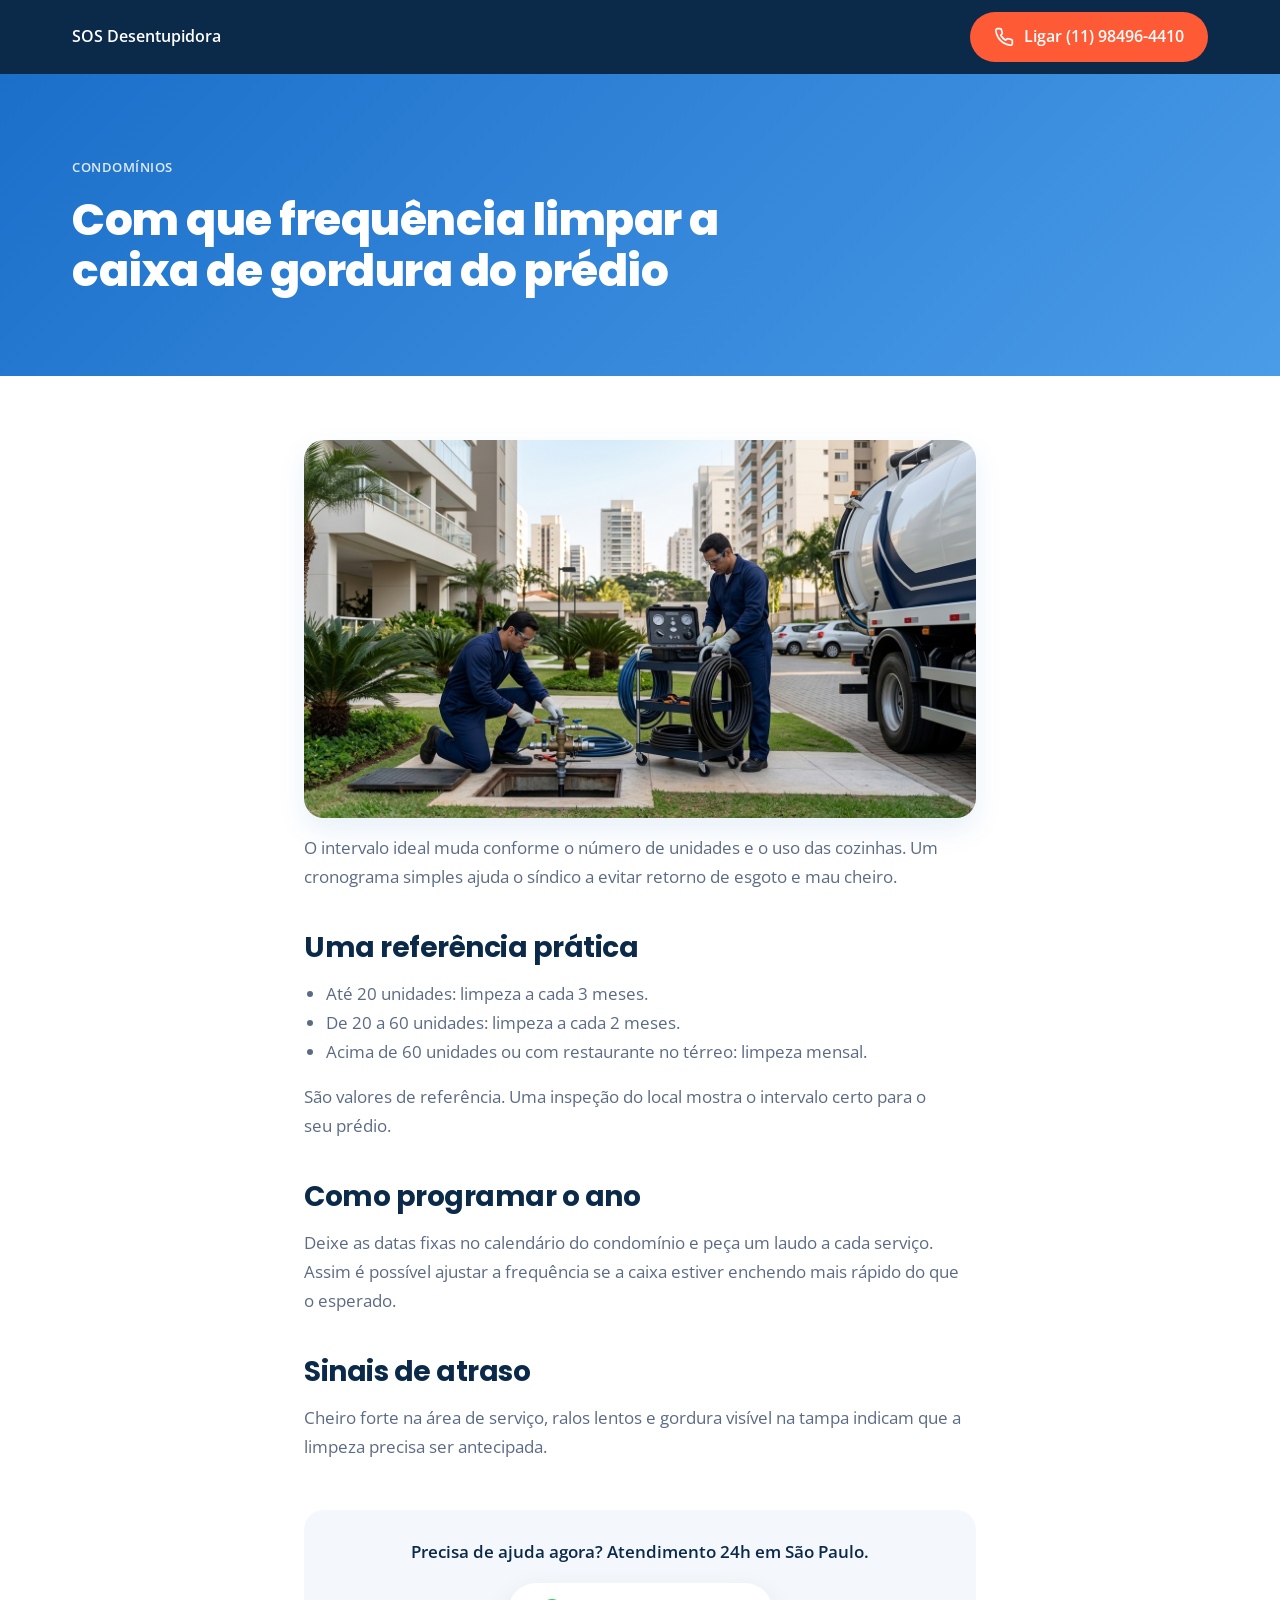
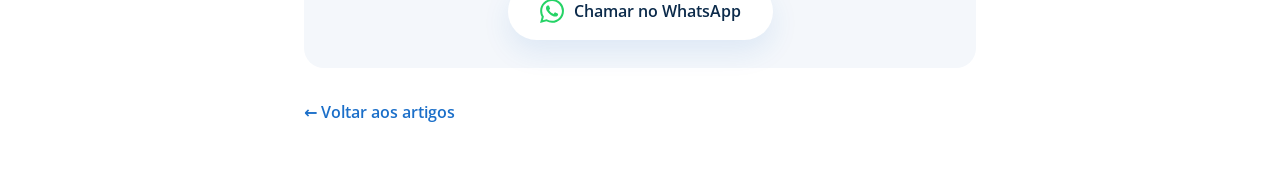
<file: artigos/caixa-gordura.html>
<!DOCTYPE html>
<html lang="pt-BR"><head>
<meta charset="utf-8">
<meta name="viewport" content="width=device-width, initial-scale=1">
<title>Com que frequência limpar a caixa de gordura do prédio | SOS Desentupidora</title>
<link rel="icon" type="image/svg+xml" href="../favicon.svg">
<link rel="stylesheet" href="../css/style.css">
<link rel="stylesheet" href="../css/artigo.css">
</head>
<body>
<header class="art-top"><div class="azul-container">
  <a href="../index.html">SOS Desentupidora</a>
  <a class="art-cta" href="tel:+5511984964410"><svg aria-hidden="true" xmlns="http://www.w3.org/2000/svg" viewBox="0 0 24 24" width="20" height="20" fill="none" stroke="currentColor" stroke-width="2" stroke-linecap="round" stroke-linejoin="round" style="flex: 0 0 auto;"><path d="M22 16.92v3a2 2 0 0 1-2.18 2 19.79 19.79 0 0 1-8.63-3.07 19.5 19.5 0 0 1-6-6 19.79 19.79 0 0 1-3.07-8.67A2 2 0 0 1 4.11 2h3a2 2 0 0 1 2 1.72c.127.96.361 1.903.7 2.81a2 2 0 0 1-.45 2.11L8.09 9.91a16 16 0 0 0 6 6l1.27-1.27a2 2 0 0 1 2.11-.45c.907.339 1.85.573 2.81.7A2 2 0 0 1 22 16.92z"/></svg>Ligar (11) 98496-4410</a>
</div></header>
<section class="art-hero"><div class="azul-container">
  <span class="azul-label">Condomínios</span>
  <h1>Com que frequência limpar a caixa de gordura do prédio</h1>
</div></section>
<article class="art-body">
<img class="art-img" src="../SOS%20fotos/13.jpeg" alt="Técnicos trabalhando em caixa de inspeção de condomínio">
<p>O intervalo ideal muda conforme o número de unidades e o uso das cozinhas. Um cronograma simples ajuda o síndico a evitar retorno de esgoto e mau cheiro.</p>
<h2>Uma referência prática</h2>
<ul><li>Até 20 unidades: limpeza a cada 3 meses.</li><li>De 20 a 60 unidades: limpeza a cada 2 meses.</li><li>Acima de 60 unidades ou com restaurante no térreo: limpeza mensal.</li></ul>
<p>São valores de referência. Uma inspeção do local mostra o intervalo certo para o seu prédio.</p>
<h2>Como programar o ano</h2>
<p>Deixe as datas fixas no calendário do condomínio e peça um laudo a cada serviço. Assim é possível ajustar a frequência se a caixa estiver enchendo mais rápido do que o esperado.</p>
<h2>Sinais de atraso</h2>
<p>Cheiro forte na área de serviço, ralos lentos e gordura visível na tampa indicam que a limpeza precisa ser antecipada.</p>
<div class="art-box">
  <p>Precisa de ajuda agora? Atendimento 24h em São Paulo.</p>
  <a href="https://wa.me/5511984964410?text=Ol%C3%A1%2C%20preciso%20de%20desentupimento%20urgente"><svg aria-hidden="true" viewBox="0 0 24 24" width="24" height="24" fill="#25D366" style="flex: 0 0 auto;"><path d="M17.472 14.382c-.297-.149-1.758-.867-2.03-.967-.273-.099-.471-.148-.67.15-.197.297-.767.966-.94 1.164-.173.199-.347.223-.644.075-.297-.15-1.255-.463-2.39-1.475-.883-.788-1.48-1.761-1.653-2.059-.173-.297-.018-.458.13-.606.134-.133.298-.347.446-.52.149-.174.198-.298.298-.497.099-.198.05-.371-.025-.52-.075-.149-.669-1.612-.916-2.207-.242-.579-.487-.5-.669-.51-.173-.008-.371-.01-.57-.01-.198 0-.52.074-.792.372-.272.297-1.04 1.016-1.04 2.479 0 1.462 1.065 2.875 1.213 3.074.149.198 2.096 3.2 5.077 4.487.709.306 1.262.489 1.694.625.712.227 1.36.195 1.871.118.571-.085 1.758-.719 2.006-1.413.248-.694.248-1.289.173-1.413-.074-.124-.272-.198-.57-.347m-5.421 7.403h-.004a9.87 9.87 0 0 1-5.031-1.378l-.361-.214-3.741.982.998-3.648-.235-.374a9.86 9.86 0 0 1-1.51-5.26c.001-5.45 4.436-9.884 9.888-9.884 2.64 0 5.122 1.03 6.988 2.898a9.825 9.825 0 0 1 2.893 6.994c-.003 5.45-4.437 9.884-9.885 9.884m8.413-18.297A11.815 11.815 0 0 0 12.05 0C5.495 0 .16 5.335.157 11.892c0 2.096.547 4.142 1.588 5.945L.057 24l6.305-1.654a11.882 11.882 0 0 0 5.683 1.448h.005c6.554 0 11.89-5.335 11.893-11.893a11.821 11.821 0 0 0-3.48-8.413z"/></svg>Chamar no WhatsApp</a>
</div>
<a class="art-back" href="../index.html#blog">← Voltar aos artigos</a>
</article>
</body></html>
</file>
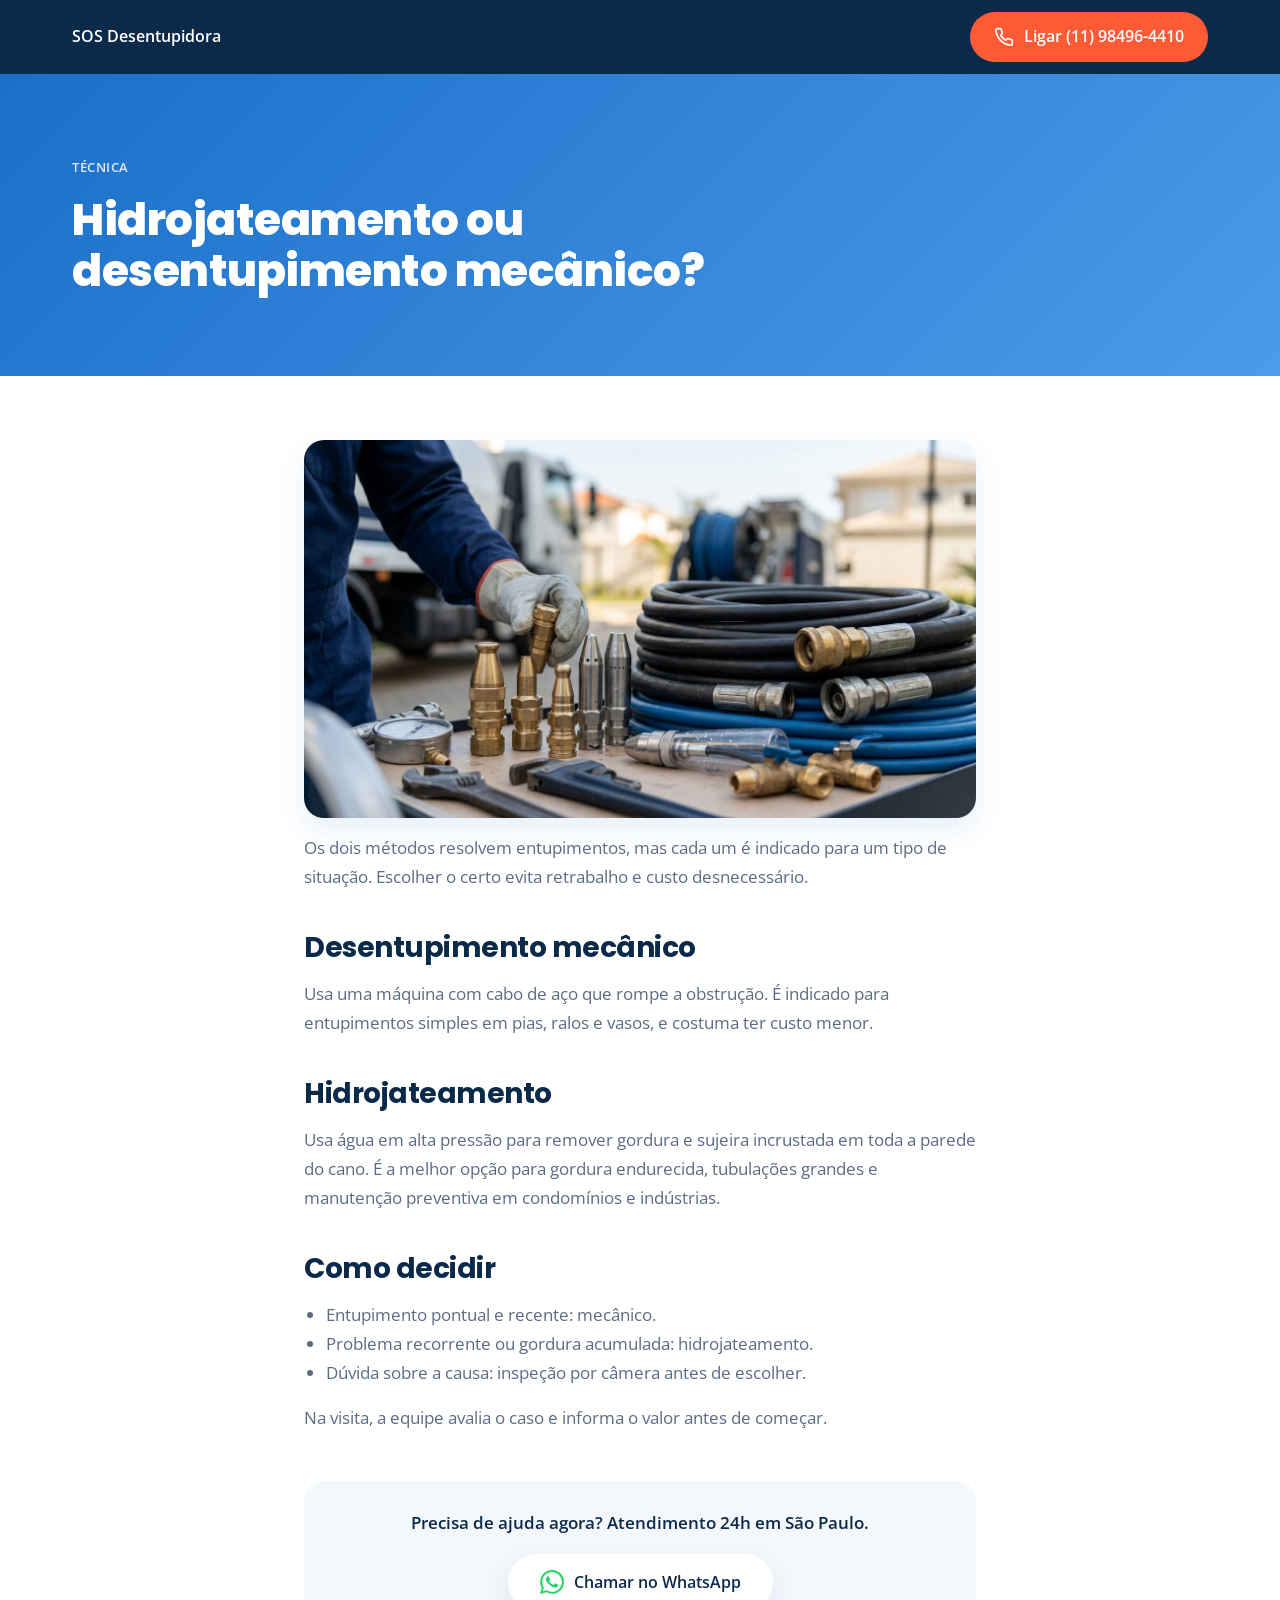
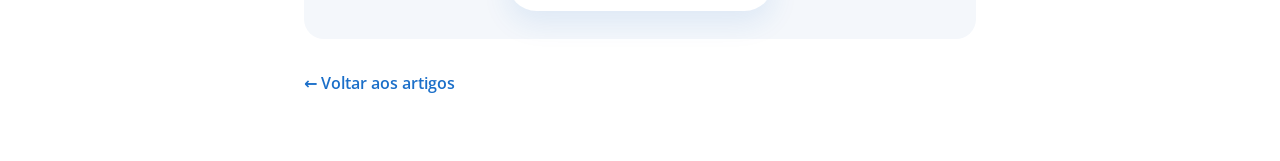
<file: artigos/hidrojateamento-ou-mecanico.html>
<!DOCTYPE html>
<html lang="pt-BR"><head>
<meta charset="utf-8">
<meta name="viewport" content="width=device-width, initial-scale=1">
<title>Hidrojateamento ou desentupimento mecânico? | SOS Desentupidora</title>
<link rel="icon" type="image/svg+xml" href="../favicon.svg">
<link rel="stylesheet" href="../css/style.css">
<link rel="stylesheet" href="../css/artigo.css">
</head>
<body>
<header class="art-top"><div class="azul-container">
  <a href="../index.html">SOS Desentupidora</a>
  <a class="art-cta" href="tel:+5511984964410"><svg aria-hidden="true" xmlns="http://www.w3.org/2000/svg" viewBox="0 0 24 24" width="20" height="20" fill="none" stroke="currentColor" stroke-width="2" stroke-linecap="round" stroke-linejoin="round" style="flex: 0 0 auto;"><path d="M22 16.92v3a2 2 0 0 1-2.18 2 19.79 19.79 0 0 1-8.63-3.07 19.5 19.5 0 0 1-6-6 19.79 19.79 0 0 1-3.07-8.67A2 2 0 0 1 4.11 2h3a2 2 0 0 1 2 1.72c.127.96.361 1.903.7 2.81a2 2 0 0 1-.45 2.11L8.09 9.91a16 16 0 0 0 6 6l1.27-1.27a2 2 0 0 1 2.11-.45c.907.339 1.85.573 2.81.7A2 2 0 0 1 22 16.92z"/></svg>Ligar (11) 98496-4410</a>
</div></header>
<section class="art-hero"><div class="azul-container">
  <span class="azul-label">Técnica</span>
  <h1>Hidrojateamento ou desentupimento mecânico?</h1>
</div></section>
<article class="art-body">
<img class="art-img" src="../SOS%20fotos/14.jpeg" alt="Bicos, mangueiras e acessórios de hidrojateamento">
<p>Os dois métodos resolvem entupimentos, mas cada um é indicado para um tipo de situação. Escolher o certo evita retrabalho e custo desnecessário.</p>
<h2>Desentupimento mecânico</h2>
<p>Usa uma máquina com cabo de aço que rompe a obstrução. É indicado para entupimentos simples em pias, ralos e vasos, e costuma ter custo menor.</p>
<h2>Hidrojateamento</h2>
<p>Usa água em alta pressão para remover gordura e sujeira incrustada em toda a parede do cano. É a melhor opção para gordura endurecida, tubulações grandes e manutenção preventiva em condomínios e indústrias.</p>
<h2>Como decidir</h2>
<ul><li>Entupimento pontual e recente: mecânico.</li><li>Problema recorrente ou gordura acumulada: hidrojateamento.</li><li>Dúvida sobre a causa: inspeção por câmera antes de escolher.</li></ul>
<p>Na visita, a equipe avalia o caso e informa o valor antes de começar.</p>
<div class="art-box">
  <p>Precisa de ajuda agora? Atendimento 24h em São Paulo.</p>
  <a href="https://wa.me/5511984964410?text=Ol%C3%A1%2C%20preciso%20de%20desentupimento%20urgente"><svg aria-hidden="true" viewBox="0 0 24 24" width="24" height="24" fill="#25D366" style="flex: 0 0 auto;"><path d="M17.472 14.382c-.297-.149-1.758-.867-2.03-.967-.273-.099-.471-.148-.67.15-.197.297-.767.966-.94 1.164-.173.199-.347.223-.644.075-.297-.15-1.255-.463-2.39-1.475-.883-.788-1.48-1.761-1.653-2.059-.173-.297-.018-.458.13-.606.134-.133.298-.347.446-.52.149-.174.198-.298.298-.497.099-.198.05-.371-.025-.52-.075-.149-.669-1.612-.916-2.207-.242-.579-.487-.5-.669-.51-.173-.008-.371-.01-.57-.01-.198 0-.52.074-.792.372-.272.297-1.04 1.016-1.04 2.479 0 1.462 1.065 2.875 1.213 3.074.149.198 2.096 3.2 5.077 4.487.709.306 1.262.489 1.694.625.712.227 1.36.195 1.871.118.571-.085 1.758-.719 2.006-1.413.248-.694.248-1.289.173-1.413-.074-.124-.272-.198-.57-.347m-5.421 7.403h-.004a9.87 9.87 0 0 1-5.031-1.378l-.361-.214-3.741.982.998-3.648-.235-.374a9.86 9.86 0 0 1-1.51-5.26c.001-5.45 4.436-9.884 9.888-9.884 2.64 0 5.122 1.03 6.988 2.898a9.825 9.825 0 0 1 2.893 6.994c-.003 5.45-4.437 9.884-9.885 9.884m8.413-18.297A11.815 11.815 0 0 0 12.05 0C5.495 0 .16 5.335.157 11.892c0 2.096.547 4.142 1.588 5.945L.057 24l6.305-1.654a11.882 11.882 0 0 0 5.683 1.448h.005c6.554 0 11.89-5.335 11.893-11.893a11.821 11.821 0 0 0-3.48-8.413z"/></svg>Chamar no WhatsApp</a>
</div>
<a class="art-back" href="../index.html#blog">← Voltar aos artigos</a>
</article>
</body></html>
</file>
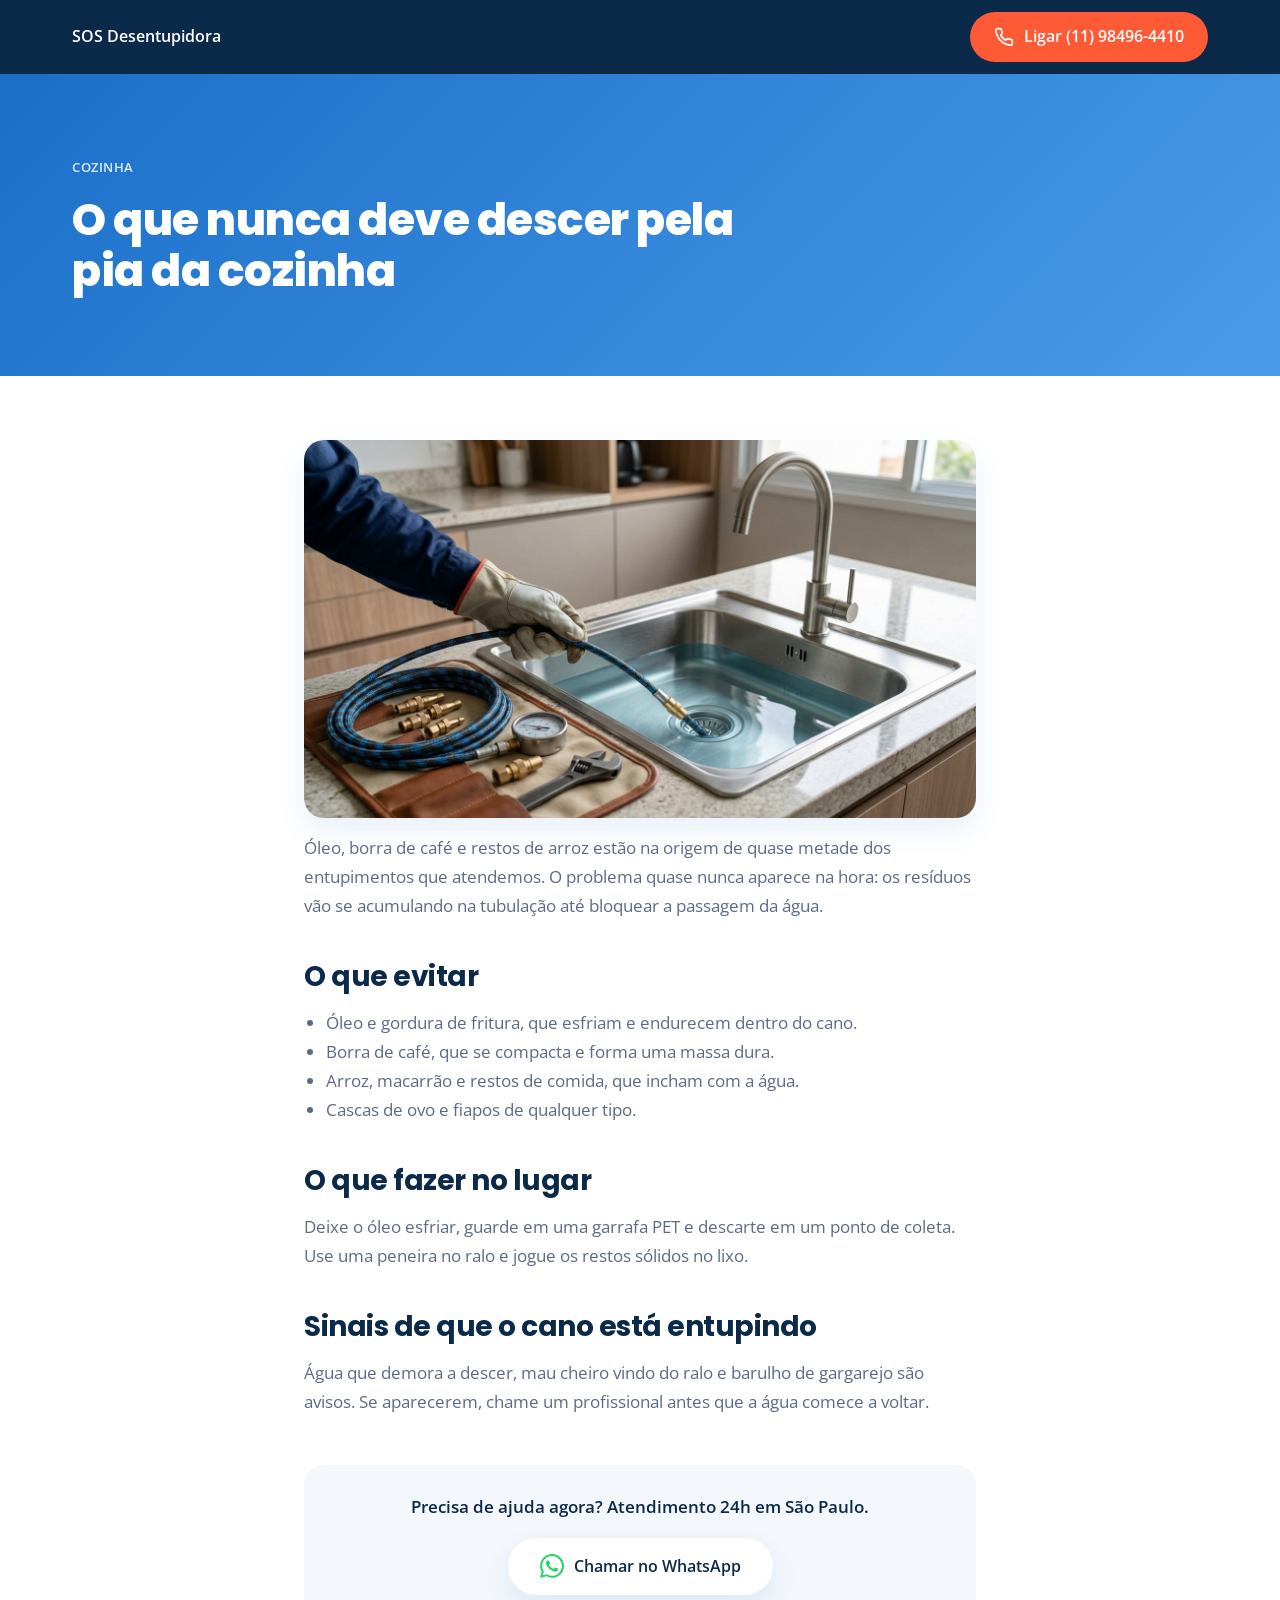
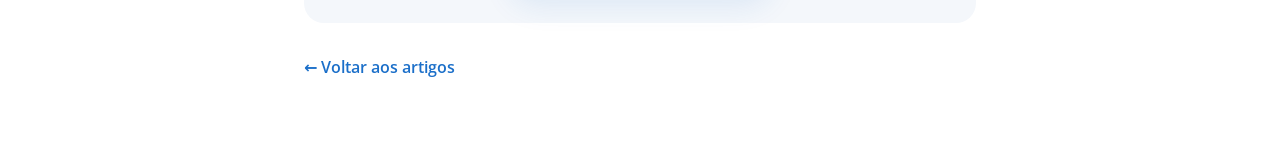
<file: artigos/pia-cozinha.html>
<!DOCTYPE html>
<html lang="pt-BR"><head>
<meta charset="utf-8">
<meta name="viewport" content="width=device-width, initial-scale=1">
<title>O que nunca deve descer pela pia da cozinha | SOS Desentupidora</title>
<link rel="icon" type="image/svg+xml" href="../favicon.svg">
<link rel="stylesheet" href="../css/style.css">
<link rel="stylesheet" href="../css/artigo.css">
</head>
<body>
<header class="art-top"><div class="azul-container">
  <a href="../index.html">SOS Desentupidora</a>
  <a class="art-cta" href="tel:+5511984964410"><svg aria-hidden="true" xmlns="http://www.w3.org/2000/svg" viewBox="0 0 24 24" width="20" height="20" fill="none" stroke="currentColor" stroke-width="2" stroke-linecap="round" stroke-linejoin="round" style="flex: 0 0 auto;"><path d="M22 16.92v3a2 2 0 0 1-2.18 2 19.79 19.79 0 0 1-8.63-3.07 19.5 19.5 0 0 1-6-6 19.79 19.79 0 0 1-3.07-8.67A2 2 0 0 1 4.11 2h3a2 2 0 0 1 2 1.72c.127.96.361 1.903.7 2.81a2 2 0 0 1-.45 2.11L8.09 9.91a16 16 0 0 0 6 6l1.27-1.27a2 2 0 0 1 2.11-.45c.907.339 1.85.573 2.81.7A2 2 0 0 1 22 16.92z"/></svg>Ligar (11) 98496-4410</a>
</div></header>
<section class="art-hero"><div class="azul-container">
  <span class="azul-label">Cozinha</span>
  <h1>O que nunca deve descer pela pia da cozinha</h1>
</div></section>
<article class="art-body">
<img class="art-img" src="../SOS%20fotos/15.jpeg" alt="Pia de cozinha sendo desentupida com mangueira e acessórios">
<p>Óleo, borra de café e restos de arroz estão na origem de quase metade dos entupimentos que atendemos. O problema quase nunca aparece na hora: os resíduos vão se acumulando na tubulação até bloquear a passagem da água.</p>
<h2>O que evitar</h2>
<ul><li>Óleo e gordura de fritura, que esfriam e endurecem dentro do cano.</li><li>Borra de café, que se compacta e forma uma massa dura.</li><li>Arroz, macarrão e restos de comida, que incham com a água.</li><li>Cascas de ovo e fiapos de qualquer tipo.</li></ul>
<h2>O que fazer no lugar</h2>
<p>Deixe o óleo esfriar, guarde em uma garrafa PET e descarte em um ponto de coleta. Use uma peneira no ralo e jogue os restos sólidos no lixo.</p>
<h2>Sinais de que o cano está entupindo</h2>
<p>Água que demora a descer, mau cheiro vindo do ralo e barulho de gargarejo são avisos. Se aparecerem, chame um profissional antes que a água comece a voltar.</p>
<div class="art-box">
  <p>Precisa de ajuda agora? Atendimento 24h em São Paulo.</p>
  <a href="https://wa.me/5511984964410?text=Ol%C3%A1%2C%20preciso%20de%20desentupimento%20urgente"><svg aria-hidden="true" viewBox="0 0 24 24" width="24" height="24" fill="#25D366" style="flex: 0 0 auto;"><path d="M17.472 14.382c-.297-.149-1.758-.867-2.03-.967-.273-.099-.471-.148-.67.15-.197.297-.767.966-.94 1.164-.173.199-.347.223-.644.075-.297-.15-1.255-.463-2.39-1.475-.883-.788-1.48-1.761-1.653-2.059-.173-.297-.018-.458.13-.606.134-.133.298-.347.446-.52.149-.174.198-.298.298-.497.099-.198.05-.371-.025-.52-.075-.149-.669-1.612-.916-2.207-.242-.579-.487-.5-.669-.51-.173-.008-.371-.01-.57-.01-.198 0-.52.074-.792.372-.272.297-1.04 1.016-1.04 2.479 0 1.462 1.065 2.875 1.213 3.074.149.198 2.096 3.2 5.077 4.487.709.306 1.262.489 1.694.625.712.227 1.36.195 1.871.118.571-.085 1.758-.719 2.006-1.413.248-.694.248-1.289.173-1.413-.074-.124-.272-.198-.57-.347m-5.421 7.403h-.004a9.87 9.87 0 0 1-5.031-1.378l-.361-.214-3.741.982.998-3.648-.235-.374a9.86 9.86 0 0 1-1.51-5.26c.001-5.45 4.436-9.884 9.888-9.884 2.64 0 5.122 1.03 6.988 2.898a9.825 9.825 0 0 1 2.893 6.994c-.003 5.45-4.437 9.884-9.885 9.884m8.413-18.297A11.815 11.815 0 0 0 12.05 0C5.495 0 .16 5.335.157 11.892c0 2.096.547 4.142 1.588 5.945L.057 24l6.305-1.654a11.882 11.882 0 0 0 5.683 1.448h.005c6.554 0 11.89-5.335 11.893-11.893a11.821 11.821 0 0 0-3.48-8.413z"/></svg>Chamar no WhatsApp</a>
</div>
<a class="art-back" href="../index.html#blog">← Voltar aos artigos</a>
</article>
</body></html>
</file>
<file: css/style.css>
/* SUBSTITUTION: no font binaries were provided. Poppins (display) and Open Sans (body)
   are loaded from Google Fonts, matching the spec's first-choice families. Replace with
   self-hosted @font-face rules if licensed files exist. */
/* cyrillic-ext */
@font-face {
  font-family: 'Open Sans';
  font-style: normal;
  font-weight: 400;
  font-stretch: normal;
  font-display: swap;
  src: url("../assets/c8ec92e0.woff2") format('woff2');
  unicode-range: U+0460-052F, U+1C80-1C8A, U+20B4, U+2DE0-2DFF, U+A640-A69F, U+FE2E-FE2F;
}
/* cyrillic */
@font-face {
  font-family: 'Open Sans';
  font-style: normal;
  font-weight: 400;
  font-stretch: normal;
  font-display: swap;
  src: url("../assets/ccfa4e41.woff2") format('woff2');
  unicode-range: U+0301, U+0400-045F, U+0490-0491, U+04B0-04B1, U+2116;
}
/* greek-ext */
@font-face {
  font-family: 'Open Sans';
  font-style: normal;
  font-weight: 400;
  font-stretch: normal;
  font-display: swap;
  src: url("../assets/9cd55384.woff2") format('woff2');
  unicode-range: U+1F00-1FFF;
}
/* greek */
@font-face {
  font-family: 'Open Sans';
  font-style: normal;
  font-weight: 400;
  font-stretch: normal;
  font-display: swap;
  src: url("../assets/6154c5ed.woff2") format('woff2');
  unicode-range: U+0370-0377, U+037A-037F, U+0384-038A, U+038C, U+038E-03A1, U+03A3-03FF;
}
/* hebrew */
@font-face {
  font-family: 'Open Sans';
  font-style: normal;
  font-weight: 400;
  font-stretch: normal;
  font-display: swap;
  src: url("../assets/1399e637.woff2") format('woff2');
  unicode-range: U+0307-0308, U+0590-05FF, U+200C-2010, U+20AA, U+25CC, U+FB1D-FB4F;
}
/* math */
@font-face {
  font-family: 'Open Sans';
  font-style: normal;
  font-weight: 400;
  font-stretch: normal;
  font-display: swap;
  src: url("../assets/baca1c68.woff2") format('woff2');
  unicode-range: U+0302-0303, U+0305, U+0307-0308, U+0310, U+0312, U+0315, U+031A, U+0326-0327, U+032C, U+032F-0330, U+0332-0333, U+0338, U+033A, U+0346, U+034D, U+0391-03A1, U+03A3-03A9, U+03B1-03C9, U+03D1, U+03D5-03D6, U+03F0-03F1, U+03F4-03F5, U+2016-2017, U+2034-2038, U+203C, U+2040, U+2043, U+2047, U+2050, U+2057, U+205F, U+2070-2071, U+2074-208E, U+2090-209C, U+20D0-20DC, U+20E1, U+20E5-20EF, U+2100-2112, U+2114-2115, U+2117-2121, U+2123-214F, U+2190, U+2192, U+2194-21AE, U+21B0-21E5, U+21F1-21F2, U+21F4-2211, U+2213-2214, U+2216-22FF, U+2308-230B, U+2310, U+2319, U+231C-2321, U+2336-237A, U+237C, U+2395, U+239B-23B7, U+23D0, U+23DC-23E1, U+2474-2475, U+25AF, U+25B3, U+25B7, U+25BD, U+25C1, U+25CA, U+25CC, U+25FB, U+266D-266F, U+27C0-27FF, U+2900-2AFF, U+2B0E-2B11, U+2B30-2B4C, U+2BFE, U+3030, U+FF5B, U+FF5D, U+1D400-1D7FF, U+1EE00-1EEFF;
}
/* symbols */
@font-face {
  font-family: 'Open Sans';
  font-style: normal;
  font-weight: 400;
  font-stretch: normal;
  font-display: swap;
  src: url("../assets/0eb05622.woff2") format('woff2');
  unicode-range: U+0001-000C, U+000E-001F, U+007F-009F, U+20DD-20E0, U+20E2-20E4, U+2150-218F, U+2190, U+2192, U+2194-2199, U+21AF, U+21E6-21F0, U+21F3, U+2218-2219, U+2299, U+22C4-22C6, U+2300-243F, U+2440-244A, U+2460-24FF, U+25A0-27BF, U+2800-28FF, U+2921-2922, U+2981, U+29BF, U+29EB, U+2B00-2BFF, U+4DC0-4DFF, U+FFF9-FFFB, U+10140-1018E, U+10190-1019C, U+101A0, U+101D0-101FD, U+102E0-102FB, U+10E60-10E7E, U+1D2C0-1D2D3, U+1D2E0-1D37F, U+1F000-1F0FF, U+1F100-1F1AD, U+1F1E6-1F1FF, U+1F30D-1F30F, U+1F315, U+1F31C, U+1F31E, U+1F320-1F32C, U+1F336, U+1F378, U+1F37D, U+1F382, U+1F393-1F39F, U+1F3A7-1F3A8, U+1F3AC-1F3AF, U+1F3C2, U+1F3C4-1F3C6, U+1F3CA-1F3CE, U+1F3D4-1F3E0, U+1F3ED, U+1F3F1-1F3F3, U+1F3F5-1F3F7, U+1F408, U+1F415, U+1F41F, U+1F426, U+1F43F, U+1F441-1F442, U+1F444, U+1F446-1F449, U+1F44C-1F44E, U+1F453, U+1F46A, U+1F47D, U+1F4A3, U+1F4B0, U+1F4B3, U+1F4B9, U+1F4BB, U+1F4BF, U+1F4C8-1F4CB, U+1F4D6, U+1F4DA, U+1F4DF, U+1F4E3-1F4E6, U+1F4EA-1F4ED, U+1F4F7, U+1F4F9-1F4FB, U+1F4FD-1F4FE, U+1F503, U+1F507-1F50B, U+1F50D, U+1F512-1F513, U+1F53E-1F54A, U+1F54F-1F5FA, U+1F610, U+1F650-1F67F, U+1F687, U+1F68D, U+1F691, U+1F694, U+1F698, U+1F6AD, U+1F6B2, U+1F6B9-1F6BA, U+1F6BC, U+1F6C6-1F6CF, U+1F6D3-1F6D7, U+1F6E0-1F6EA, U+1F6F0-1F6F3, U+1F6F7-1F6FC, U+1F700-1F7FF, U+1F800-1F80B, U+1F810-1F847, U+1F850-1F859, U+1F860-1F887, U+1F890-1F8AD, U+1F8B0-1F8BB, U+1F8C0-1F8C1, U+1F900-1F90B, U+1F93B, U+1F946, U+1F984, U+1F996, U+1F9E9, U+1FA00-1FA6F, U+1FA70-1FA7C, U+1FA80-1FA89, U+1FA8F-1FAC6, U+1FACE-1FADC, U+1FADF-1FAE9, U+1FAF0-1FAF8, U+1FB00-1FBFF;
}
/* vietnamese */
@font-face {
  font-family: 'Open Sans';
  font-style: normal;
  font-weight: 400;
  font-stretch: normal;
  font-display: swap;
  src: url("../assets/f3ee246d.woff2") format('woff2');
  unicode-range: U+0102-0103, U+0110-0111, U+0128-0129, U+0168-0169, U+01A0-01A1, U+01AF-01B0, U+0300-0301, U+0303-0304, U+0308-0309, U+0323, U+0329, U+1EA0-1EF9, U+20AB;
}
/* latin-ext */
@font-face {
  font-family: 'Open Sans';
  font-style: normal;
  font-weight: 400;
  font-stretch: normal;
  font-display: swap;
  src: url("../assets/e7aeddee.woff2") format('woff2');
  unicode-range: U+0100-02BA, U+02BD-02C5, U+02C7-02CC, U+02CE-02D7, U+02DD-02FF, U+0304, U+0308, U+0329, U+1D00-1DBF, U+1E00-1E9F, U+1EF2-1EFF, U+2020, U+20A0-20AB, U+20AD-20C0, U+2113, U+2C60-2C7F, U+A720-A7FF;
}
/* latin */
@font-face {
  font-family: 'Open Sans';
  font-style: normal;
  font-weight: 400;
  font-stretch: normal;
  font-display: swap;
  src: url("../assets/a01e02d5.woff2") format('woff2');
  unicode-range: U+0000-00FF, U+0131, U+0152-0153, U+02BB-02BC, U+02C6, U+02DA, U+02DC, U+0304, U+0308, U+0329, U+2000-206F, U+20AC, U+2122, U+2191, U+2193, U+2212, U+2215, U+FEFF, U+FFFD;
}
/* cyrillic-ext */
@font-face {
  font-family: 'Open Sans';
  font-style: normal;
  font-weight: 600;
  font-stretch: normal;
  font-display: swap;
  src: url("../assets/90eedc0b.woff2") format('woff2');
  unicode-range: U+0460-052F, U+1C80-1C8A, U+20B4, U+2DE0-2DFF, U+A640-A69F, U+FE2E-FE2F;
}
/* cyrillic */
@font-face {
  font-family: 'Open Sans';
  font-style: normal;
  font-weight: 600;
  font-stretch: normal;
  font-display: swap;
  src: url("../assets/26c751b1.woff2") format('woff2');
  unicode-range: U+0301, U+0400-045F, U+0490-0491, U+04B0-04B1, U+2116;
}
/* greek-ext */
@font-face {
  font-family: 'Open Sans';
  font-style: normal;
  font-weight: 600;
  font-stretch: normal;
  font-display: swap;
  src: url("../assets/b6e1c0dd.woff2") format('woff2');
  unicode-range: U+1F00-1FFF;
}
/* greek */
@font-face {
  font-family: 'Open Sans';
  font-style: normal;
  font-weight: 600;
  font-stretch: normal;
  font-display: swap;
  src: url("../assets/43b21f72.woff2") format('woff2');
  unicode-range: U+0370-0377, U+037A-037F, U+0384-038A, U+038C, U+038E-03A1, U+03A3-03FF;
}
/* hebrew */
@font-face {
  font-family: 'Open Sans';
  font-style: normal;
  font-weight: 600;
  font-stretch: normal;
  font-display: swap;
  src: url("../assets/ab038520.woff2") format('woff2');
  unicode-range: U+0307-0308, U+0590-05FF, U+200C-2010, U+20AA, U+25CC, U+FB1D-FB4F;
}
/* math */
@font-face {
  font-family: 'Open Sans';
  font-style: normal;
  font-weight: 600;
  font-stretch: normal;
  font-display: swap;
  src: url("../assets/9d9c7652.woff2") format('woff2');
  unicode-range: U+0302-0303, U+0305, U+0307-0308, U+0310, U+0312, U+0315, U+031A, U+0326-0327, U+032C, U+032F-0330, U+0332-0333, U+0338, U+033A, U+0346, U+034D, U+0391-03A1, U+03A3-03A9, U+03B1-03C9, U+03D1, U+03D5-03D6, U+03F0-03F1, U+03F4-03F5, U+2016-2017, U+2034-2038, U+203C, U+2040, U+2043, U+2047, U+2050, U+2057, U+205F, U+2070-2071, U+2074-208E, U+2090-209C, U+20D0-20DC, U+20E1, U+20E5-20EF, U+2100-2112, U+2114-2115, U+2117-2121, U+2123-214F, U+2190, U+2192, U+2194-21AE, U+21B0-21E5, U+21F1-21F2, U+21F4-2211, U+2213-2214, U+2216-22FF, U+2308-230B, U+2310, U+2319, U+231C-2321, U+2336-237A, U+237C, U+2395, U+239B-23B7, U+23D0, U+23DC-23E1, U+2474-2475, U+25AF, U+25B3, U+25B7, U+25BD, U+25C1, U+25CA, U+25CC, U+25FB, U+266D-266F, U+27C0-27FF, U+2900-2AFF, U+2B0E-2B11, U+2B30-2B4C, U+2BFE, U+3030, U+FF5B, U+FF5D, U+1D400-1D7FF, U+1EE00-1EEFF;
}
/* symbols */
@font-face {
  font-family: 'Open Sans';
  font-style: normal;
  font-weight: 600;
  font-stretch: normal;
  font-display: swap;
  src: url("../assets/8a1ddc9d.woff2") format('woff2');
  unicode-range: U+0001-000C, U+000E-001F, U+007F-009F, U+20DD-20E0, U+20E2-20E4, U+2150-218F, U+2190, U+2192, U+2194-2199, U+21AF, U+21E6-21F0, U+21F3, U+2218-2219, U+2299, U+22C4-22C6, U+2300-243F, U+2440-244A, U+2460-24FF, U+25A0-27BF, U+2800-28FF, U+2921-2922, U+2981, U+29BF, U+29EB, U+2B00-2BFF, U+4DC0-4DFF, U+FFF9-FFFB, U+10140-1018E, U+10190-1019C, U+101A0, U+101D0-101FD, U+102E0-102FB, U+10E60-10E7E, U+1D2C0-1D2D3, U+1D2E0-1D37F, U+1F000-1F0FF, U+1F100-1F1AD, U+1F1E6-1F1FF, U+1F30D-1F30F, U+1F315, U+1F31C, U+1F31E, U+1F320-1F32C, U+1F336, U+1F378, U+1F37D, U+1F382, U+1F393-1F39F, U+1F3A7-1F3A8, U+1F3AC-1F3AF, U+1F3C2, U+1F3C4-1F3C6, U+1F3CA-1F3CE, U+1F3D4-1F3E0, U+1F3ED, U+1F3F1-1F3F3, U+1F3F5-1F3F7, U+1F408, U+1F415, U+1F41F, U+1F426, U+1F43F, U+1F441-1F442, U+1F444, U+1F446-1F449, U+1F44C-1F44E, U+1F453, U+1F46A, U+1F47D, U+1F4A3, U+1F4B0, U+1F4B3, U+1F4B9, U+1F4BB, U+1F4BF, U+1F4C8-1F4CB, U+1F4D6, U+1F4DA, U+1F4DF, U+1F4E3-1F4E6, U+1F4EA-1F4ED, U+1F4F7, U+1F4F9-1F4FB, U+1F4FD-1F4FE, U+1F503, U+1F507-1F50B, U+1F50D, U+1F512-1F513, U+1F53E-1F54A, U+1F54F-1F5FA, U+1F610, U+1F650-1F67F, U+1F687, U+1F68D, U+1F691, U+1F694, U+1F698, U+1F6AD, U+1F6B2, U+1F6B9-1F6BA, U+1F6BC, U+1F6C6-1F6CF, U+1F6D3-1F6D7, U+1F6E0-1F6EA, U+1F6F0-1F6F3, U+1F6F7-1F6FC, U+1F700-1F7FF, U+1F800-1F80B, U+1F810-1F847, U+1F850-1F859, U+1F860-1F887, U+1F890-1F8AD, U+1F8B0-1F8BB, U+1F8C0-1F8C1, U+1F900-1F90B, U+1F93B, U+1F946, U+1F984, U+1F996, U+1F9E9, U+1FA00-1FA6F, U+1FA70-1FA7C, U+1FA80-1FA89, U+1FA8F-1FAC6, U+1FACE-1FADC, U+1FADF-1FAE9, U+1FAF0-1FAF8, U+1FB00-1FBFF;
}
/* vietnamese */
@font-face {
  font-family: 'Open Sans';
  font-style: normal;
  font-weight: 600;
  font-stretch: normal;
  font-display: swap;
  src: url("../assets/653bca2a.woff2") format('woff2');
  unicode-range: U+0102-0103, U+0110-0111, U+0128-0129, U+0168-0169, U+01A0-01A1, U+01AF-01B0, U+0300-0301, U+0303-0304, U+0308-0309, U+0323, U+0329, U+1EA0-1EF9, U+20AB;
}
/* latin-ext */
@font-face {
  font-family: 'Open Sans';
  font-style: normal;
  font-weight: 600;
  font-stretch: normal;
  font-display: swap;
  src: url("../assets/56a7a46e.woff2") format('woff2');
  unicode-range: U+0100-02BA, U+02BD-02C5, U+02C7-02CC, U+02CE-02D7, U+02DD-02FF, U+0304, U+0308, U+0329, U+1D00-1DBF, U+1E00-1E9F, U+1EF2-1EFF, U+2020, U+20A0-20AB, U+20AD-20C0, U+2113, U+2C60-2C7F, U+A720-A7FF;
}
/* latin */
@font-face {
  font-family: 'Open Sans';
  font-style: normal;
  font-weight: 600;
  font-stretch: normal;
  font-display: swap;
  src: url("../assets/c638a38f.woff2") format('woff2');
  unicode-range: U+0000-00FF, U+0131, U+0152-0153, U+02BB-02BC, U+02C6, U+02DA, U+02DC, U+0304, U+0308, U+0329, U+2000-206F, U+20AC, U+2122, U+2191, U+2193, U+2212, U+2215, U+FEFF, U+FFFD;
}
/* cyrillic-ext */
@font-face {
  font-family: 'Open Sans';
  font-style: normal;
  font-weight: 700;
  font-stretch: normal;
  font-display: swap;
  src: url("../assets/3ba821f5.woff2") format('woff2');
  unicode-range: U+0460-052F, U+1C80-1C8A, U+20B4, U+2DE0-2DFF, U+A640-A69F, U+FE2E-FE2F;
}
/* cyrillic */
@font-face {
  font-family: 'Open Sans';
  font-style: normal;
  font-weight: 700;
  font-stretch: normal;
  font-display: swap;
  src: url("../assets/56cbcaae.woff2") format('woff2');
  unicode-range: U+0301, U+0400-045F, U+0490-0491, U+04B0-04B1, U+2116;
}
/* greek-ext */
@font-face {
  font-family: 'Open Sans';
  font-style: normal;
  font-weight: 700;
  font-stretch: normal;
  font-display: swap;
  src: url("../assets/9126104d.woff2") format('woff2');
  unicode-range: U+1F00-1FFF;
}
/* greek */
@font-face {
  font-family: 'Open Sans';
  font-style: normal;
  font-weight: 700;
  font-stretch: normal;
  font-display: swap;
  src: url("../assets/43344b6f.woff2") format('woff2');
  unicode-range: U+0370-0377, U+037A-037F, U+0384-038A, U+038C, U+038E-03A1, U+03A3-03FF;
}
/* hebrew */
@font-face {
  font-family: 'Open Sans';
  font-style: normal;
  font-weight: 700;
  font-stretch: normal;
  font-display: swap;
  src: url("../assets/e2326c71.woff2") format('woff2');
  unicode-range: U+0307-0308, U+0590-05FF, U+200C-2010, U+20AA, U+25CC, U+FB1D-FB4F;
}
/* math */
@font-face {
  font-family: 'Open Sans';
  font-style: normal;
  font-weight: 700;
  font-stretch: normal;
  font-display: swap;
  src: url("../assets/ad3e325a.woff2") format('woff2');
  unicode-range: U+0302-0303, U+0305, U+0307-0308, U+0310, U+0312, U+0315, U+031A, U+0326-0327, U+032C, U+032F-0330, U+0332-0333, U+0338, U+033A, U+0346, U+034D, U+0391-03A1, U+03A3-03A9, U+03B1-03C9, U+03D1, U+03D5-03D6, U+03F0-03F1, U+03F4-03F5, U+2016-2017, U+2034-2038, U+203C, U+2040, U+2043, U+2047, U+2050, U+2057, U+205F, U+2070-2071, U+2074-208E, U+2090-209C, U+20D0-20DC, U+20E1, U+20E5-20EF, U+2100-2112, U+2114-2115, U+2117-2121, U+2123-214F, U+2190, U+2192, U+2194-21AE, U+21B0-21E5, U+21F1-21F2, U+21F4-2211, U+2213-2214, U+2216-22FF, U+2308-230B, U+2310, U+2319, U+231C-2321, U+2336-237A, U+237C, U+2395, U+239B-23B7, U+23D0, U+23DC-23E1, U+2474-2475, U+25AF, U+25B3, U+25B7, U+25BD, U+25C1, U+25CA, U+25CC, U+25FB, U+266D-266F, U+27C0-27FF, U+2900-2AFF, U+2B0E-2B11, U+2B30-2B4C, U+2BFE, U+3030, U+FF5B, U+FF5D, U+1D400-1D7FF, U+1EE00-1EEFF;
}
/* symbols */
@font-face {
  font-family: 'Open Sans';
  font-style: normal;
  font-weight: 700;
  font-stretch: normal;
  font-display: swap;
  src: url("../assets/979b7b12.woff2") format('woff2');
  unicode-range: U+0001-000C, U+000E-001F, U+007F-009F, U+20DD-20E0, U+20E2-20E4, U+2150-218F, U+2190, U+2192, U+2194-2199, U+21AF, U+21E6-21F0, U+21F3, U+2218-2219, U+2299, U+22C4-22C6, U+2300-243F, U+2440-244A, U+2460-24FF, U+25A0-27BF, U+2800-28FF, U+2921-2922, U+2981, U+29BF, U+29EB, U+2B00-2BFF, U+4DC0-4DFF, U+FFF9-FFFB, U+10140-1018E, U+10190-1019C, U+101A0, U+101D0-101FD, U+102E0-102FB, U+10E60-10E7E, U+1D2C0-1D2D3, U+1D2E0-1D37F, U+1F000-1F0FF, U+1F100-1F1AD, U+1F1E6-1F1FF, U+1F30D-1F30F, U+1F315, U+1F31C, U+1F31E, U+1F320-1F32C, U+1F336, U+1F378, U+1F37D, U+1F382, U+1F393-1F39F, U+1F3A7-1F3A8, U+1F3AC-1F3AF, U+1F3C2, U+1F3C4-1F3C6, U+1F3CA-1F3CE, U+1F3D4-1F3E0, U+1F3ED, U+1F3F1-1F3F3, U+1F3F5-1F3F7, U+1F408, U+1F415, U+1F41F, U+1F426, U+1F43F, U+1F441-1F442, U+1F444, U+1F446-1F449, U+1F44C-1F44E, U+1F453, U+1F46A, U+1F47D, U+1F4A3, U+1F4B0, U+1F4B3, U+1F4B9, U+1F4BB, U+1F4BF, U+1F4C8-1F4CB, U+1F4D6, U+1F4DA, U+1F4DF, U+1F4E3-1F4E6, U+1F4EA-1F4ED, U+1F4F7, U+1F4F9-1F4FB, U+1F4FD-1F4FE, U+1F503, U+1F507-1F50B, U+1F50D, U+1F512-1F513, U+1F53E-1F54A, U+1F54F-1F5FA, U+1F610, U+1F650-1F67F, U+1F687, U+1F68D, U+1F691, U+1F694, U+1F698, U+1F6AD, U+1F6B2, U+1F6B9-1F6BA, U+1F6BC, U+1F6C6-1F6CF, U+1F6D3-1F6D7, U+1F6E0-1F6EA, U+1F6F0-1F6F3, U+1F6F7-1F6FC, U+1F700-1F7FF, U+1F800-1F80B, U+1F810-1F847, U+1F850-1F859, U+1F860-1F887, U+1F890-1F8AD, U+1F8B0-1F8BB, U+1F8C0-1F8C1, U+1F900-1F90B, U+1F93B, U+1F946, U+1F984, U+1F996, U+1F9E9, U+1FA00-1FA6F, U+1FA70-1FA7C, U+1FA80-1FA89, U+1FA8F-1FAC6, U+1FACE-1FADC, U+1FADF-1FAE9, U+1FAF0-1FAF8, U+1FB00-1FBFF;
}
/* vietnamese */
@font-face {
  font-family: 'Open Sans';
  font-style: normal;
  font-weight: 700;
  font-stretch: normal;
  font-display: swap;
  src: url("../assets/a2e29201.woff2") format('woff2');
  unicode-range: U+0102-0103, U+0110-0111, U+0128-0129, U+0168-0169, U+01A0-01A1, U+01AF-01B0, U+0300-0301, U+0303-0304, U+0308-0309, U+0323, U+0329, U+1EA0-1EF9, U+20AB;
}
/* latin-ext */
@font-face {
  font-family: 'Open Sans';
  font-style: normal;
  font-weight: 700;
  font-stretch: normal;
  font-display: swap;
  src: url("../assets/2dc23d90.woff2") format('woff2');
  unicode-range: U+0100-02BA, U+02BD-02C5, U+02C7-02CC, U+02CE-02D7, U+02DD-02FF, U+0304, U+0308, U+0329, U+1D00-1DBF, U+1E00-1E9F, U+1EF2-1EFF, U+2020, U+20A0-20AB, U+20AD-20C0, U+2113, U+2C60-2C7F, U+A720-A7FF;
}
/* latin */
@font-face {
  font-family: 'Open Sans';
  font-style: normal;
  font-weight: 700;
  font-stretch: normal;
  font-display: swap;
  src: url("../assets/e4e28a55.woff2") format('woff2');
  unicode-range: U+0000-00FF, U+0131, U+0152-0153, U+02BB-02BC, U+02C6, U+02DA, U+02DC, U+0304, U+0308, U+0329, U+2000-206F, U+20AC, U+2122, U+2191, U+2193, U+2212, U+2215, U+FEFF, U+FFFD;
}
/* devanagari */
@font-face {
  font-family: 'Poppins';
  font-style: normal;
  font-weight: 400;
  font-display: swap;
  src: url("../assets/8d45f52d.woff2") format('woff2');
  unicode-range: U+0900-097F, U+1CD0-1CF9, U+200C-200D, U+20A8, U+20B9, U+20F0, U+25CC, U+A830-A839, U+A8E0-A8FF, U+11B00-11B09;
}
/* latin-ext */
@font-face {
  font-family: 'Poppins';
  font-style: normal;
  font-weight: 400;
  font-display: swap;
  src: url("../assets/da2093e6.woff2") format('woff2');
  unicode-range: U+0100-02BA, U+02BD-02C5, U+02C7-02CC, U+02CE-02D7, U+02DD-02FF, U+0304, U+0308, U+0329, U+1D00-1DBF, U+1E00-1E9F, U+1EF2-1EFF, U+2020, U+20A0-20AB, U+20AD-20C0, U+2113, U+2C60-2C7F, U+A720-A7FF;
}
/* latin */
@font-face {
  font-family: 'Poppins';
  font-style: normal;
  font-weight: 400;
  font-display: swap;
  src: url("../assets/cff2e7c0.woff2") format('woff2');
  unicode-range: U+0000-00FF, U+0131, U+0152-0153, U+02BB-02BC, U+02C6, U+02DA, U+02DC, U+0304, U+0308, U+0329, U+2000-206F, U+20AC, U+2122, U+2191, U+2193, U+2212, U+2215, U+FEFF, U+FFFD;
}
/* devanagari */
@font-face {
  font-family: 'Poppins';
  font-style: normal;
  font-weight: 600;
  font-display: swap;
  src: url("../assets/249393ee.woff2") format('woff2');
  unicode-range: U+0900-097F, U+1CD0-1CF9, U+200C-200D, U+20A8, U+20B9, U+20F0, U+25CC, U+A830-A839, U+A8E0-A8FF, U+11B00-11B09;
}
/* latin-ext */
@font-face {
  font-family: 'Poppins';
  font-style: normal;
  font-weight: 600;
  font-display: swap;
  src: url("../assets/85aaac7b.woff2") format('woff2');
  unicode-range: U+0100-02BA, U+02BD-02C5, U+02C7-02CC, U+02CE-02D7, U+02DD-02FF, U+0304, U+0308, U+0329, U+1D00-1DBF, U+1E00-1E9F, U+1EF2-1EFF, U+2020, U+20A0-20AB, U+20AD-20C0, U+2113, U+2C60-2C7F, U+A720-A7FF;
}
/* latin */
@font-face {
  font-family: 'Poppins';
  font-style: normal;
  font-weight: 600;
  font-display: swap;
  src: url("../assets/fca6f8e9.woff2") format('woff2');
  unicode-range: U+0000-00FF, U+0131, U+0152-0153, U+02BB-02BC, U+02C6, U+02DA, U+02DC, U+0304, U+0308, U+0329, U+2000-206F, U+20AC, U+2122, U+2191, U+2193, U+2212, U+2215, U+FEFF, U+FFFD;
}
/* devanagari */
@font-face {
  font-family: 'Poppins';
  font-style: normal;
  font-weight: 700;
  font-display: swap;
  src: url("../assets/b4b0b19a.woff2") format('woff2');
  unicode-range: U+0900-097F, U+1CD0-1CF9, U+200C-200D, U+20A8, U+20B9, U+20F0, U+25CC, U+A830-A839, U+A8E0-A8FF, U+11B00-11B09;
}
/* latin-ext */
@font-face {
  font-family: 'Poppins';
  font-style: normal;
  font-weight: 700;
  font-display: swap;
  src: url("../assets/31a13a51.woff2") format('woff2');
  unicode-range: U+0100-02BA, U+02BD-02C5, U+02C7-02CC, U+02CE-02D7, U+02DD-02FF, U+0304, U+0308, U+0329, U+1D00-1DBF, U+1E00-1E9F, U+1EF2-1EFF, U+2020, U+20A0-20AB, U+20AD-20C0, U+2113, U+2C60-2C7F, U+A720-A7FF;
}
/* latin */
@font-face {
  font-family: 'Poppins';
  font-style: normal;
  font-weight: 700;
  font-display: swap;
  src: url("../assets/dd82d78a.woff2") format('woff2');
  unicode-range: U+0000-00FF, U+0131, U+0152-0153, U+02BB-02BC, U+02C6, U+02DA, U+02DC, U+0304, U+0308, U+0329, U+2000-206F, U+20AC, U+2122, U+2191, U+2193, U+2212, U+2215, U+FEFF, U+FFFD;
}
/* devanagari */
@font-face {
  font-family: 'Poppins';
  font-style: normal;
  font-weight: 800;
  font-display: swap;
  src: url("../assets/7ae87563.woff2") format('woff2');
  unicode-range: U+0900-097F, U+1CD0-1CF9, U+200C-200D, U+20A8, U+20B9, U+20F0, U+25CC, U+A830-A839, U+A8E0-A8FF, U+11B00-11B09;
}
/* latin-ext */
@font-face {
  font-family: 'Poppins';
  font-style: normal;
  font-weight: 800;
  font-display: swap;
  src: url("../assets/af583768.woff2") format('woff2');
  unicode-range: U+0100-02BA, U+02BD-02C5, U+02C7-02CC, U+02CE-02D7, U+02DD-02FF, U+0304, U+0308, U+0329, U+1D00-1DBF, U+1E00-1E9F, U+1EF2-1EFF, U+2020, U+20A0-20AB, U+20AD-20C0, U+2113, U+2C60-2C7F, U+A720-A7FF;
}
/* latin */
@font-face {
  font-family: 'Poppins';
  font-style: normal;
  font-weight: 800;
  font-display: swap;
  src: url("../assets/5d91cf25.woff2") format('woff2');
  unicode-range: U+0000-00FF, U+0131, U+0152-0153, U+02BB-02BC, U+02C6, U+02DA, U+02DC, U+0304, U+0308, U+0329, U+2000-206F, U+20AC, U+2122, U+2191, U+2193, U+2212, U+2215, U+FEFF, U+FFFD;
}



:root{
  /* Brand */
  --color-primary:#1B6FC9;
  --color-primary-dark:#0B2A4A;
  --color-secondary:#4A9CE8;
  --color-accent:#FF5A36;
  --color-accent-hover:#E6431F;

  /* Surfaces */
  --color-bg:#FFFFFF;
  --color-bg-alt:#F4F7FB;

  /* Ink */
  --color-text:#14213D;
  --color-text-muted:#5C6B85;
  --color-text-on-dark:#FFFFFF;

  /* Derived tints — for borders, hovers and organic shapes only */
  --color-primary-tint-08:rgba(27,111,201,0.08);
  --color-primary-tint-16:rgba(27,111,201,0.16);
  --color-accent-tint-12:rgba(255,90,54,0.12);
  --color-border:rgba(27,111,201,0.14);
  --color-border-on-dark:rgba(255,255,255,0.18);

  /* Gradients: primary→secondary only. Never accent gradients. */
  --gradient-brand:linear-gradient(135deg,#1B6FC9 0%,#4A9CE8 100%); /* @kind color */
  --gradient-navy:linear-gradient(160deg,#0B2A4A 0%,#123C67 100%); /* @kind color */

  /* Semantic aliases */
  --surface-page:var(--color-bg);
  --surface-alt:var(--color-bg-alt);
  --surface-card:var(--color-bg);
  --surface-inverse:var(--color-primary-dark);
  --text-body:var(--color-text);
  --text-secondary:var(--color-text-muted);
  --text-inverse:var(--color-text-on-dark);
  --action-primary:var(--color-accent);
  --action-primary-hover:var(--color-accent-hover);
  --action-secondary:var(--color-primary);
}


:root{
  --font-display:"Poppins","Montserrat",system-ui,sans-serif;
  --font-body:"Open Sans","Inter",system-ui,sans-serif;

  --weight-regular:400;
  --weight-semibold:600;
  --weight-bold:700;
  --weight-black:800;

  /* Desktop scale */
  --font-size-h1:52px;
  --font-size-h2:32px;
  --font-size-h3:22px;
  --font-size-body:16px;
  --font-size-small:13px;

  /* Mobile scale */
  --font-size-h1-mobile:34px;
  --font-size-h2-mobile:24px;
  --font-size-h3-mobile:18px;
  --font-size-body-mobile:15px;
  --font-size-small-mobile:12px;

  --line-height-heading:1.15;
  --line-height-body:1.6;
  --tracking-label:0.5px;
  --tracking-headline:-0.5px;
}


:root{
  --space-1:8px;   /* icon → label */
  --space-2:16px;  /* small card padding */
  --space-3:24px;  /* grid gap between cards */
  --space-4:32px;  /* large card padding */
  --space-5:48px;  /* text block → image */
  --space-6:80px;  /* section vertical padding (mobile 48px) */
  --space-7:120px; /* hero vertical padding (mobile 64px) */

  --space-6-mobile:48px;
  --space-7-mobile:64px;

  --container-max:1200px;
  --container-pad:32px;
  --container-pad-mobile:24px;
}


:root{
  --radius-pill:999px;  /* all buttons */
  --radius-card:20px;
  --radius-media:16px;
  --radius-media-lg:24px;
  --radius-input:999px;
  --radius-circle:50%;

  /* Shadows are BLUE-tinted, never neutral grey. */
  --shadow-card:0 12px 28px rgba(27,111,201,0.10);
  --shadow-card-hover:0 20px 40px rgba(27,111,201,0.18);
  --shadow-float:0 20px 48px rgba(11,42,74,0.18);
  --shadow-button:0 8px 20px rgba(255,90,54,0.28);
  --shadow-button-hover:0 12px 26px rgba(255,90,54,0.34);
  --shadow-inset-field:inset 0 0 0 1px rgba(27,111,201,0.14);

  --border-hairline:1px solid var(--color-border);
  --focus-ring:0 0 0 3px rgba(74,156,232,0.45);
}


:root{
  --ease-out:cubic-bezier(0.16,0.84,0.44,1); /* @kind other */
  --ease-standard:cubic-bezier(0.4,0,0.2,1); /* @kind other */
  --duration-fast:160ms; /* @kind other */
  --duration-base:300ms; /* @kind other */
  --duration-slow:400ms; /* @kind other */

  --lift-button:-2px;
  --lift-card:-6px;
  --scale-cta-hover:1.03; /* @kind other */
  --scale-enter-from:0.96; /* @kind other */
  --icon-tilt:4deg; /* @kind other */
  --parallax-blob:3%;
}

@keyframes azul-fade-up{from{opacity:0;transform:translateY(20px) scale(var(--scale-enter-from))}to{opacity:1;transform:none}}
@keyframes azul-fade-in-x{from{opacity:0;transform:translateX(16px)}to{opacity:1;transform:none}}
@media (prefers-reduced-motion:reduce){*{animation-duration:.01ms!important;transition-duration:.01ms!important}}


*,*::before,*::after{box-sizing:border-box}
body{margin:0;font-family:var(--font-body);font-size:var(--font-size-body);line-height:var(--line-height-body);color:var(--text-body);background:var(--surface-page);-webkit-font-smoothing:antialiased}
h1,h2,h3,h4{font-family:var(--font-display);line-height:var(--line-height-heading);letter-spacing:var(--tracking-headline);margin:0}
h1{font-size:var(--font-size-h1);font-weight:var(--weight-black)}
h2{font-size:var(--font-size-h2);font-weight:var(--weight-bold)}
h3{font-size:var(--font-size-h3);font-weight:var(--weight-bold)}
p{margin:0;text-wrap:pretty}
a{color:var(--color-primary);text-decoration:none;transition:color var(--duration-fast) var(--ease-out)}
a:hover{color:var(--color-primary-dark)}
.azul-label{font-family:var(--font-body);font-size:var(--font-size-small);font-weight:var(--weight-semibold);text-transform:uppercase;letter-spacing:var(--tracking-label)}
.azul-container{max-width:var(--container-max);margin:0 auto;padding:0 var(--container-pad)}
@media (max-width:760px){
  h1{font-size:var(--font-size-h1-mobile)}
  h2{font-size:var(--font-size-h2-mobile)}
  h3{font-size:var(--font-size-h3-mobile)}
  body{font-size:var(--font-size-body-mobile)}
  .azul-container{padding:0 var(--container-pad-mobile)}
}



  body { background: var(--color-bg); }
  a { color: var(--color-primary); text-decoration: none; }
  a:hover { color: var(--color-primary-dark); }
  ::selection { background: var(--color-primary-tint-16); }

/* O painel do menu mobile tem "display" no style inline, que vence o [hidden]
   padrão do navegador -- por isso o !important aqui. */
#mobile-nav[hidden] { display: none !important; }

/* Cabecalho responsivo: abaixo de 760px mostra o menu hamburguer + barra fixa
   de ligar/whatsapp (como no original); a partir de 760px mostra o menu
   horizontal com telefone e botao "Emergencia 24h", e some com o hamburguer
   e a barra fixa. */
#desktop-nav-wrap {
  display: none;
}
.dropdown-panel {
  display: none;
}
@media (min-width: 760px) {
  .mobile-only {
    display: none !important;
  }
  #desktop-nav-wrap {
    display: flex;
    align-items: center;
    gap: 20px;
    flex: 1 1 auto;
    justify-content: space-between;
    margin-left: 24px;
  }
  #desktop-nav-wrap nav {
    gap: 20px !important;
    white-space: nowrap;
  }
  .has-dropdown:hover .dropdown-panel {
    display: flex;
  }
}

/* Espacos reservados para fotos reais (troque por <img src="..."> quando tiver as imagens) */
.img-placeholder {
  width: 100%;
  height: 100%;
  min-height: 160px;
  display: flex;
  align-items: center;
  justify-content: center;
  text-align: center;
  padding: 16px;
  box-sizing: border-box;
  background: var(--color-bg-alt);
  color: var(--text-secondary);
  font-size: 13px;
  line-height: 1.4;
  border: 1px dashed var(--color-border);
}

/* Mobile: compacta secoes que ficavam empilhadas e longas demais.
   !important porque o layout original usa estilos inline. */
@media (max-width: 759px) {

  /* Servicos: fotos mais baixas */
  .m-servicos { gap: 16px !important; margin-top: 24px !important; }
  .m-servicos div:has(> img) { aspect-ratio: 16 / 7 !important; }

  /* Problemas resolvidos: chips menores e sem a foto lateral */
  .m-problemas .azul-container > div:last-child { display: none !important; }
  .m-problemas .azul-container { gap: 0 !important; }
  .m-problemas, .m-passos, .m-dif { padding-top: 36px !important; padding-bottom: 36px !important; }
  .m-problemas .m-chip + .m-chip { margin: 0; }
  .m-problemas .m-chip > div > span { padding: 7px 12px !important; font-size: 13px !important; border-width: 1.5px !important; }
  .m-problemas .azul-container > div:first-child > div:nth-child(3) { gap: 8px !important; margin-top: 20px !important; }

  /* Passo a passo: grade 2x2 compacta */
  .m-passos .azul-container > div:last-child { grid-template-columns: 1fr 1fr !important; gap: 20px 14px !important; margin-top: 24px !important; }
  .m-passos .azul-container > div:last-child > div > div:first-child { aspect-ratio: 1 / 1 !important; border-radius: 12px !important; }
  .m-passos .azul-container > div:last-child > div > div:nth-child(2) { margin-top: 10px !important; }
  .m-passos .azul-container > div:last-child > div > div:nth-child(2) > div { display: none !important; }
  .m-passos h3 { margin-top: 6px !important; font-size: 15px !important; line-height: 1.25 !important; }
  .m-passos p { margin-top: 4px !important; font-size: 13px !important; line-height: 1.4 !important; }

  /* Diferenciais: foto mais baixa e itens em 2 colunas */
  .m-dif .azul-container { gap: 24px !important; }
  .m-dif .azul-container > div:first-child > div { aspect-ratio: 16 / 9 !important; }
  .m-dif .azul-container > div:last-child > div:last-child { grid-template-columns: 1fr 1fr !important; gap: 18px 14px !important; margin-top: 20px !important; }
  .m-dif .azul-container > div:last-child > div:last-child > div { flex-direction: column; gap: 8px !important; }
  .m-dif .azul-container > div:last-child > div:last-child span span:first-child { font-size: 15px !important; }
  .m-dif .azul-container > div:last-child > div:last-child span span:last-child { font-size: 13px !important; line-height: 1.4; }
}

/* Mobile: rodape e bloco de contato mais compactos */
@media (max-width: 759px) {
  .m-contato a[href^="tel"]:not([style*="inline-flex"]) { font-size: 28px !important; margin-top: 16px !important; }
  .m-contato h2 { font-size: 24px !important; }
  .m-contato .azul-container > div:last-child { display: none !important; }
  .m-footer { padding-top: 28px !important; padding-bottom: 20px !important; }
  .m-footer > .azul-container:first-child { grid-template-columns: 1fr 1fr !important; gap: 22px 16px !important; }
  .m-footer > .azul-container:first-child > div { grid-column: 1 / -1; }
  .m-footer .azul-container:first-child > div:nth-child(2) > div { display: grid !important; grid-template-columns: 1fr 1fr; gap: 8px 16px !important; }
  .m-footer p { margin-top: 8px !important; font-size: 13px !important; }
  .m-footer .azul-container > div > div { gap: 8px !important; margin-top: 10px !important; font-size: 13px !important; }
  .m-footer > .azul-container:last-child { margin-top: 24px !important; padding-top: 16px !important; font-size: 12px !important; }
}

/* Mobile: barra superior em uma linha so, com texto menor */
@media (max-width: 759px) {
  .m-topbar { flex-wrap: nowrap !important; gap: 8px !important; min-height: 32px !important; padding-top: 4px !important; padding-bottom: 4px !important; }
  .m-topbar .azul-label { font-size: 10.5px !important; letter-spacing: 0.3px !important; white-space: nowrap; }
  .m-topbar > div { flex-wrap: nowrap !important; gap: 0 !important; font-size: 12px !important; white-space: nowrap; }
  .m-topbar a { gap: 5px !important; }
}

/* Mobile: botoes do hero menores, cabecalho sem cortar o menu, barra do topo ainda menor */
@media (max-width: 759px) {
  .m-herobtns { gap: 10px !important; margin-top: 22px !important; }
  .m-herobtns a { padding: 12px 22px !important; font-size: 15px !important; }
  .m-headbtns { gap: 8px !important; flex: 0 0 auto; }
  .m-headbtns a { padding: 8px 12px !important; font-size: 12px !important; }
  #mobile-menu-btn { width: 40px !important; height: 40px !important; flex: 0 0 auto; }
  .m-topbar .azul-label { font-size: 9px !important; letter-spacing: 0.2px !important; }
  .m-topbar > div { font-size: 10.5px !important; }
  .m-topbar svg { width: 12px !important; height: 12px !important; }
}
@media (max-width: 759px) {
  header > .azul-container:not(.m-topbar) { gap: 8px !important; min-height: 64px !important; }
  header > .azul-container:not(.m-topbar) > a { min-width: 0; gap: 8px !important; }
}
@media (max-width: 759px) {
  .m-herobtns { gap: 8px !important; }
  .m-herobtns a { padding: 10px 18px !important; font-size: 13.5px !important; }
  header > .azul-container:not(.m-topbar) > a { flex: 1 1 auto; overflow: hidden; }
  header > .azul-container:not(.m-topbar) > a > .sc-host-x > span { width: 32px !important; height: 32px !important; }
  header > .azul-container:not(.m-topbar) > a > .sc-host-x > span span { width: 16px !important; height: 16px !important; }
  header > .azul-container:not(.m-topbar) > a > span { font-size: 15px !important; white-space: nowrap; }
  header > .azul-container:not(.m-topbar) > a > span span { font-size: 10.5px !important; letter-spacing: 0.2px !important; }
  .m-headbtns a { padding: 7px 10px !important; font-size: 11px !important; white-space: nowrap; gap: 0 !important; }
  .m-headbtns a svg { display: none !important; }
  #mobile-menu-btn { width: 36px !important; height: 36px !important; }
}
</file>
<file: css/artigo.css>
.art-top{background:var(--color-primary-dark);color:#fff}
.art-top .azul-container{display:flex;align-items:center;justify-content:space-between;gap:16px;min-height:72px;flex-wrap:wrap;padding-top:12px;padding-bottom:12px}
.art-top a{color:#fff;font-weight:600}
.art-top .art-cta{background:var(--color-accent);padding:12px 24px;border-radius:999px}
.art-hero{background:var(--gradient-brand);color:#fff;padding:clamp(40px,7vw,80px) 0}
.art-hero h1{color:#fff;font-size:clamp(28px,4vw,44px);max-width:24ch;margin-top:16px}
.art-hero .azul-label{color:rgba(255,255,255,.86)}
.art-body{max-width:720px;margin:0 auto;padding:clamp(32px,6vw,64px) var(--container-pad-mobile)}
.art-body h2{color:var(--color-primary-dark);font-size:clamp(22px,2.6vw,28px);margin-top:40px}
.art-body p,.art-body li{color:var(--text-secondary);font-size:17px;line-height:1.7}
.art-body p{margin:16px 0 0}
.art-body ul{margin:16px 0 0;padding-left:22px}
.art-box{margin-top:48px;padding:28px;border-radius:20px;background:var(--color-bg-alt);text-align:center}
.art-box p{color:var(--color-primary-dark);font-weight:600;margin:0 0 16px}
.art-box a{display:inline-block;background:var(--color-accent);color:#fff;font-weight:600;padding:16px 32px;border-radius:999px}
.art-back{display:inline-block;margin-top:32px;font-weight:600}
.art-top .art-cta,.art-box a{display:inline-flex;align-items:center;justify-content:center;gap:10px}
.art-box a{background:#fff;color:var(--color-primary-dark);box-shadow:var(--shadow-card)}
.art-img{display:block;width:100%;aspect-ratio:16/9;object-fit:cover;border-radius:20px;box-shadow:var(--shadow-card);margin-bottom:8px}
</file>
